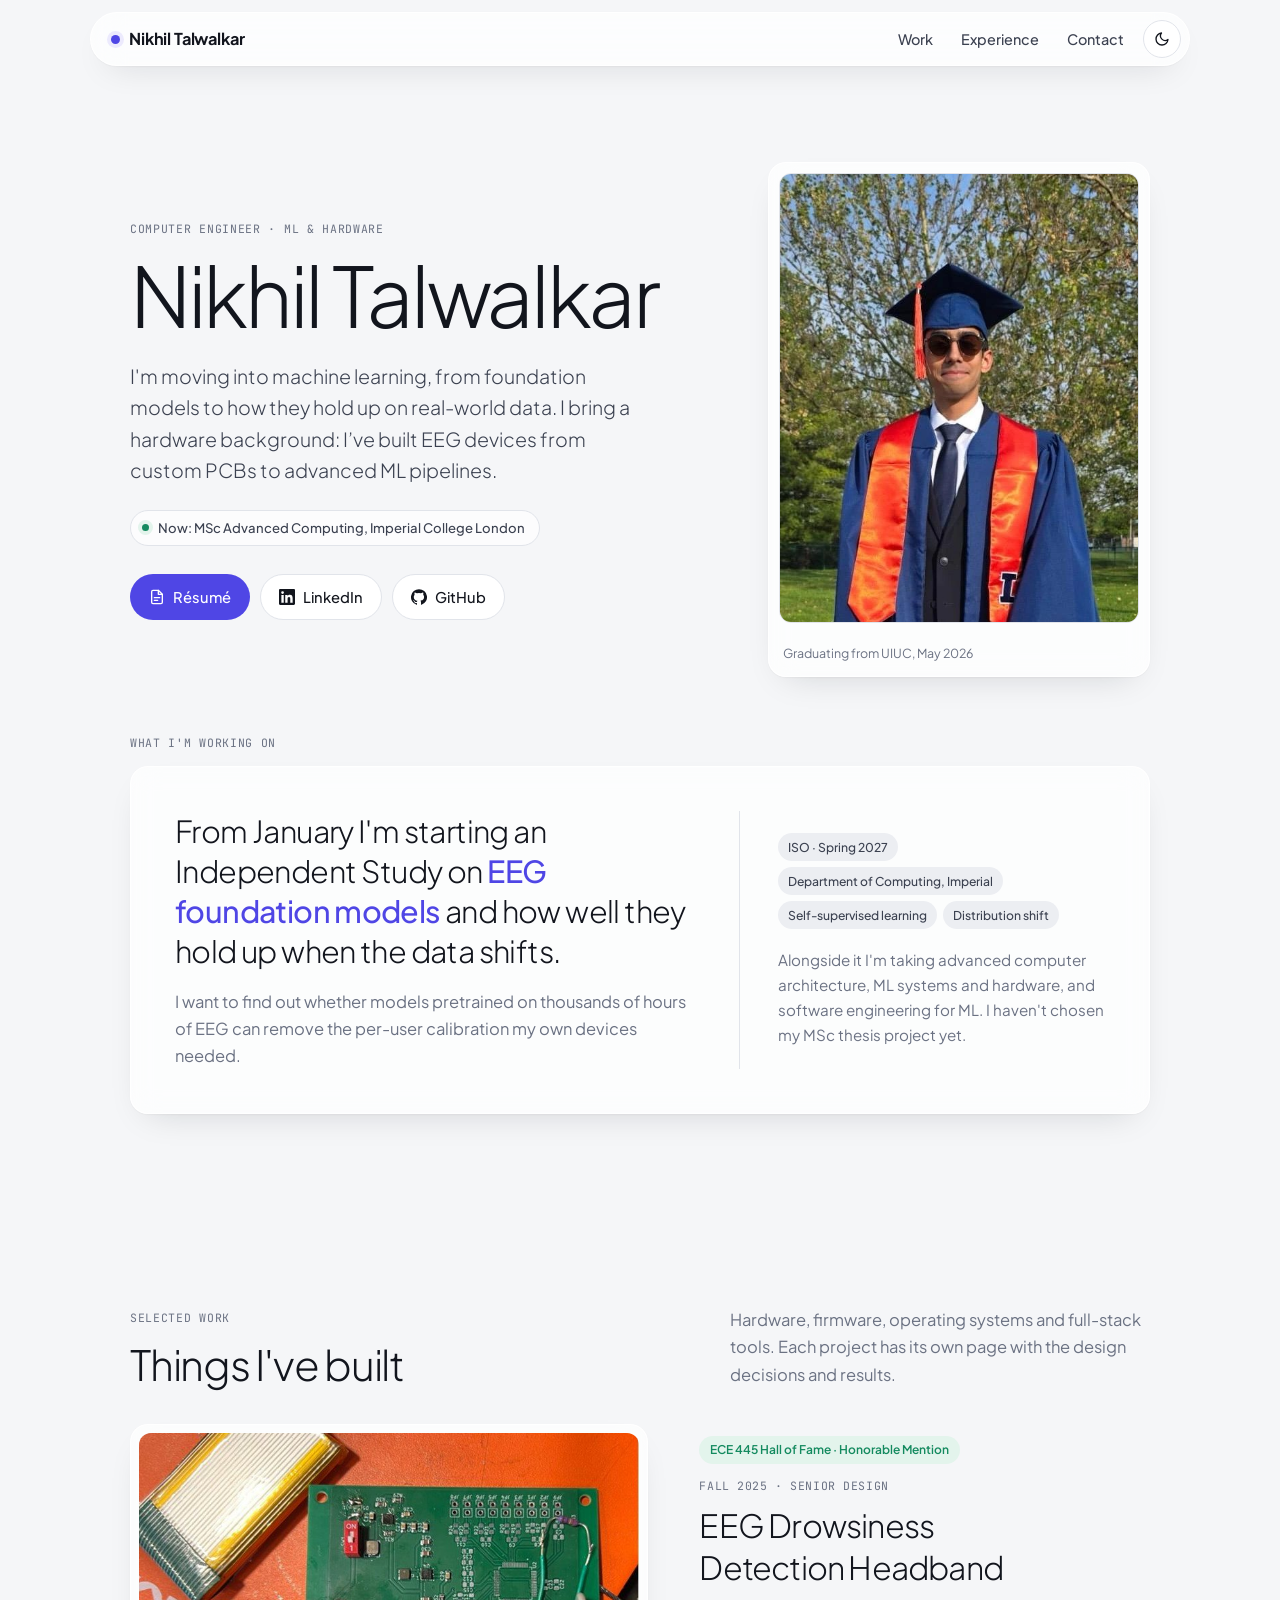
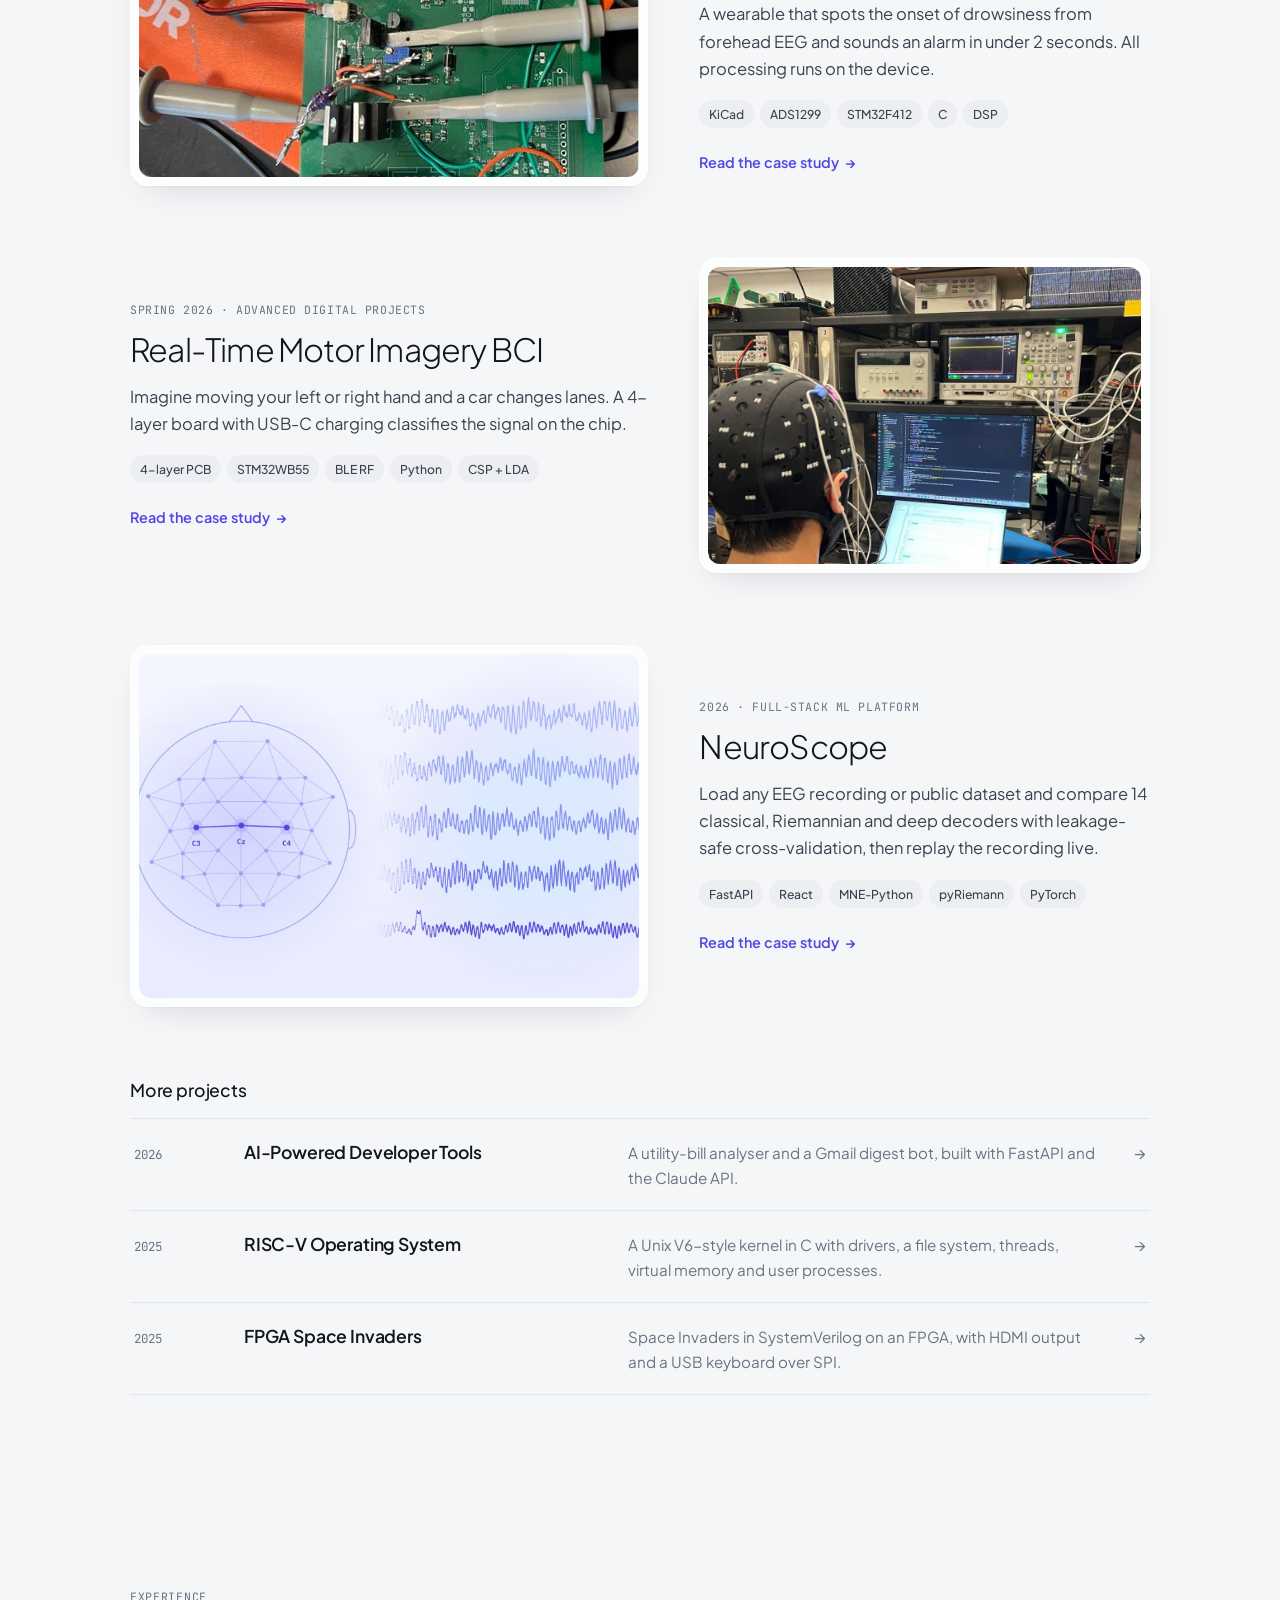
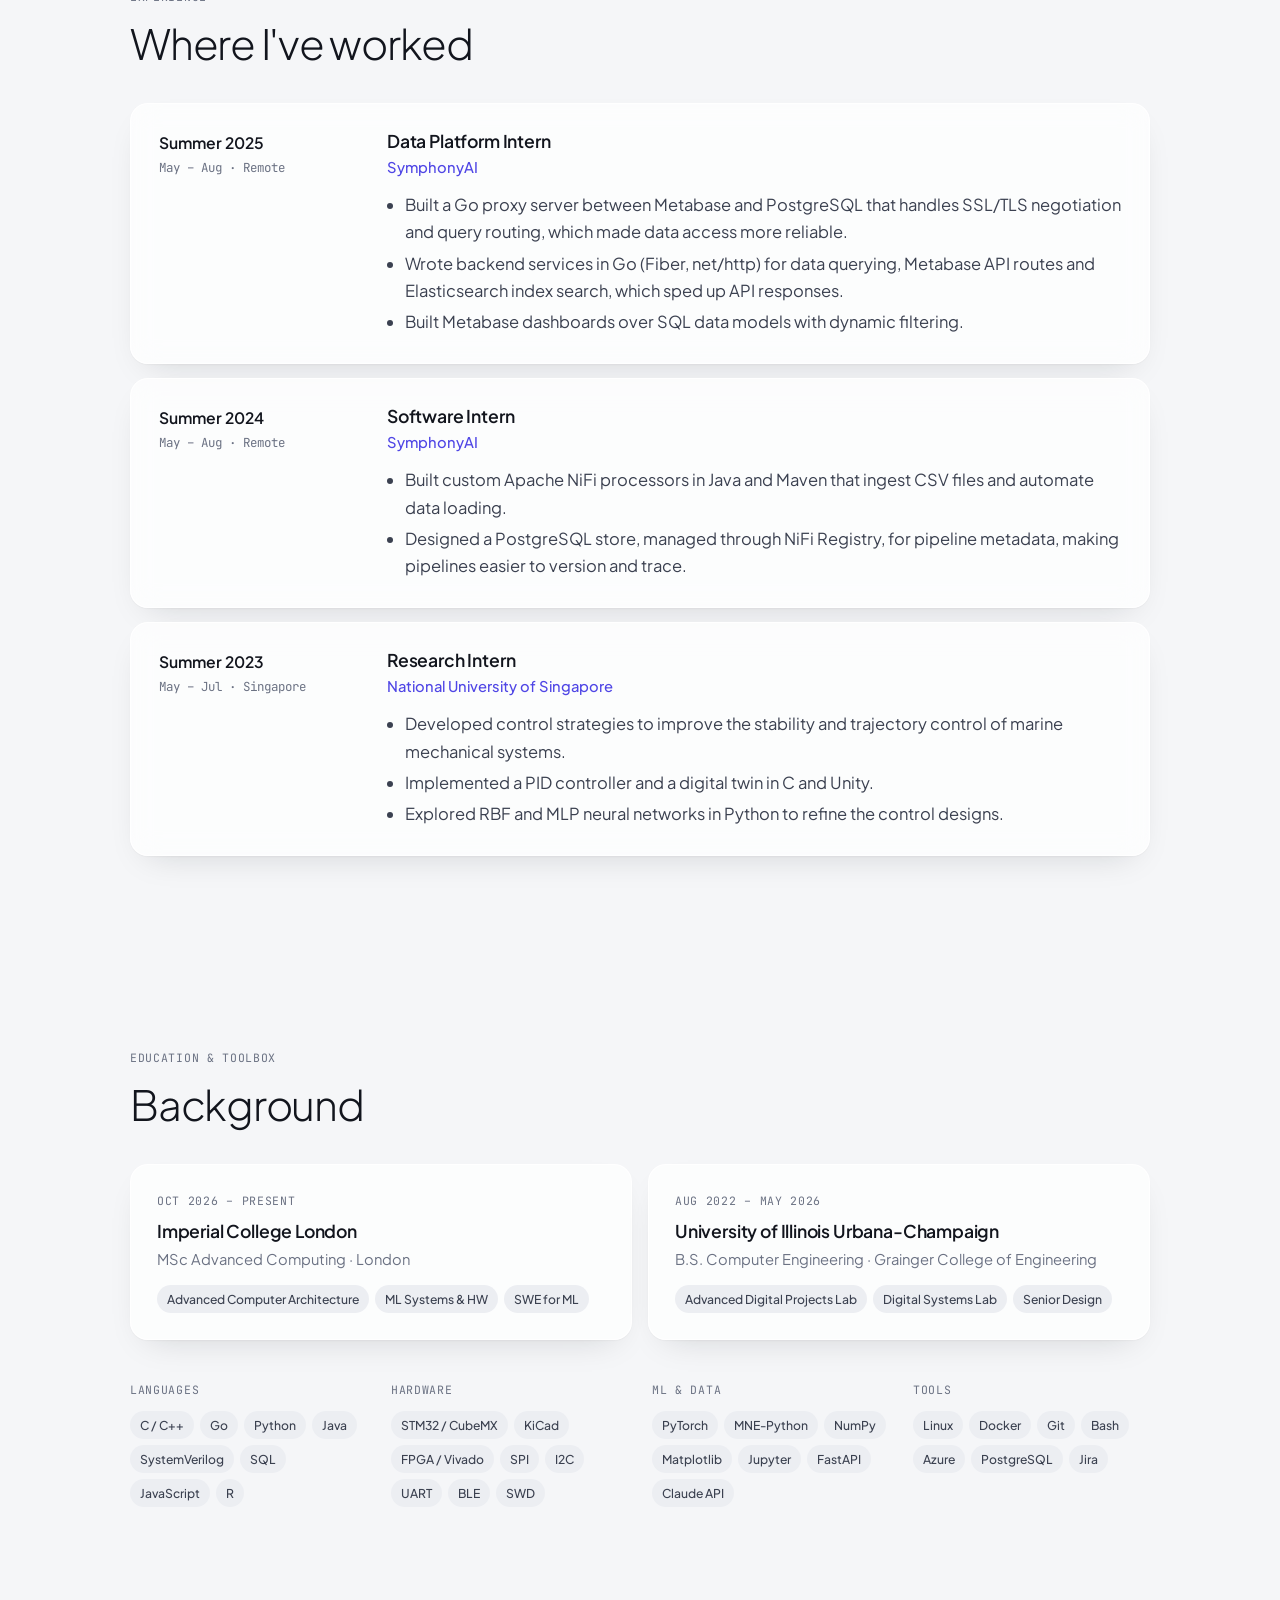
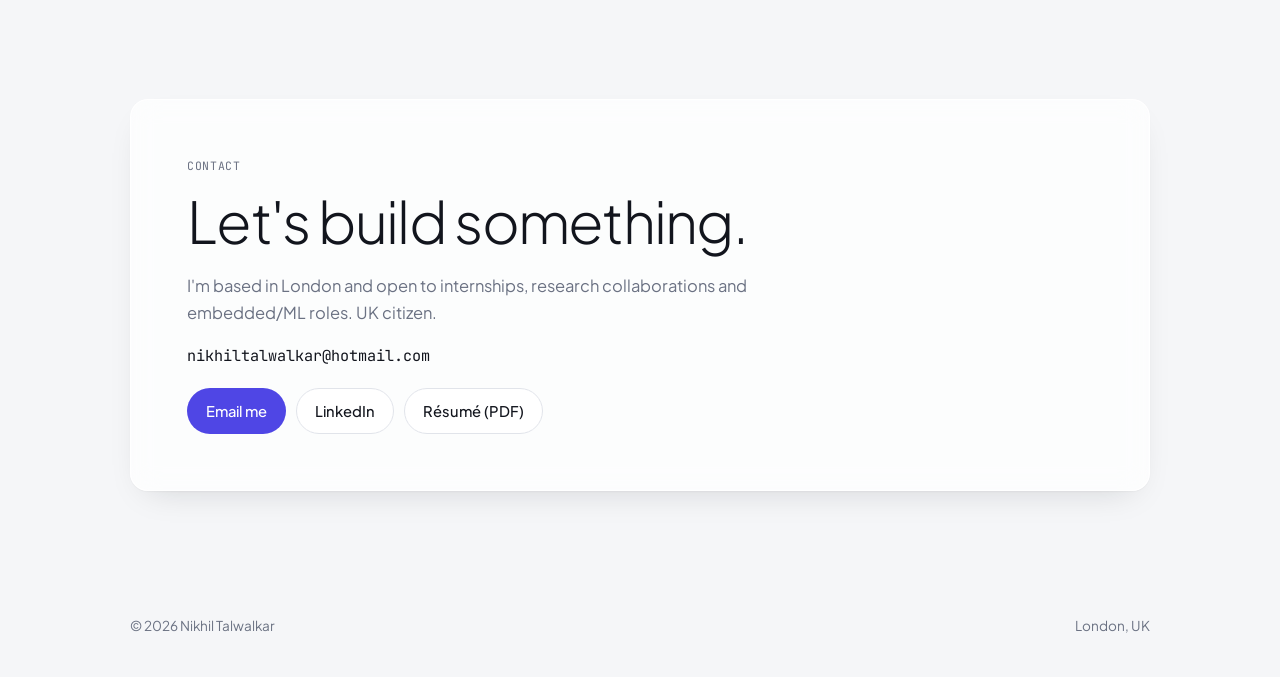
<file: index.html>
<!doctype html>
<html lang="en">
<head>
  <meta charset="utf-8">
  <meta name="viewport" content="width=device-width, initial-scale=1, viewport-fit=cover">
  <title>Nikhil Talwalkar</title>
  <meta name="description" content="Nikhil Talwalkar: computer engineer building EEG hardware, firmware and ML systems. MSc Advanced Computing at Imperial College London, B.S. Computer Engineering at UIUC.">
  <meta property="og:title" content="Nikhil Talwalkar">
  <meta property="og:description" content="Computer engineer building EEG hardware, firmware and ML systems.">
  <meta property="og:image" content="assets/img/bci-session.jpg">
  <link rel="icon" href="data:image/svg+xml,%3Csvg xmlns='http://www.w3.org/2000/svg' viewBox='0 0 32 32'%3E%3Crect width='32' height='32' rx='8' fill='%234f46e5'/%3E%3Ctext x='16' y='22' font-family='Arial' font-weight='700' font-size='14' fill='white' text-anchor='middle'%3ENT%3C/text%3E%3C/svg%3E">
  <link rel="preconnect" href="https://fonts.googleapis.com">
  <link rel="preconnect" href="https://fonts.gstatic.com" crossorigin>
  <link href="https://fonts.googleapis.com/css2?family=Plus+Jakarta+Sans:wght@300;400;500;600;700&family=JetBrains+Mono:wght@400&display=swap" rel="stylesheet">
  <link rel="stylesheet" href="assets/style.css">
  <script src="assets/site.js"></script>
</head>
<body>

<nav class="nav">
  <div class="wrap">
    <a class="brand" href="#top">Nikhil Talwalkar</a>
    <ul>
      <li><a href="#work">Work</a></li>
      <li class="hide-sm"><a href="#experience">Experience</a></li>
            <!-- <li class="hide-sm"><a href="#inspiration">Inspiration</a></li> -->
      <li><a href="#contact">Contact</a></li>
      <li><button class="theme-btn" type="button" aria-label="Toggle theme"></button></li>
    </ul>
  </div>
</nav>

<main id="top">

  <!-- ============ HERO ============ -->
  <section class="hero">
    <div class="wrap">
      <div class="hero-grid">
        <div>
          <span class="eyebrow">Computer engineer · ML &amp; Hardware</span>
          <h1>Nikhil Talwalkar</h1>
          <p class="lede">I'm moving into machine learning, from foundation models to how they hold up on real-world data. I bring a hardware background: I’ve built EEG devices from custom PCBs to advanced ML pipelines.</p>
          <div class="status" style="margin-bottom:28px"><i></i>Now: MSc Advanced Computing, Imperial College London</div>
          <div class="btns">
            <a class="btn primary" href="assets/Nikhil_Talwalkar_Resume.pdf" target="_blank" rel="noopener">
              <svg viewBox="0 0 24 24" fill="none" stroke="currentColor" stroke-width="2" stroke-linecap="round" stroke-linejoin="round"><path d="M14 2H6a2 2 0 0 0-2 2v16a2 2 0 0 0 2 2h12a2 2 0 0 0 2-2V8z"/><path d="M14 2v6h6M8 13h8M8 17h5"/></svg>
              Résumé
            </a>
            <a class="btn" href="https://www.linkedin.com/in/nikhil-talwalkar" target="_blank" rel="noopener">
              <svg viewBox="0 0 24 24" fill="currentColor"><path d="M20.45 20.45h-3.56v-5.57c0-1.33-.02-3.04-1.85-3.04-1.85 0-2.14 1.45-2.14 2.94v5.67H9.35V9h3.41v1.56h.05c.48-.9 1.64-1.85 3.37-1.85 3.6 0 4.27 2.37 4.27 5.46v6.28zM5.34 7.43a2.06 2.06 0 1 1 0-4.13 2.06 2.06 0 0 1 0 4.13zM7.12 20.45H3.56V9h3.56v11.45zM22.22 0H1.77C.79 0 0 .77 0 1.73v20.54C0 23.23.79 24 1.77 24h20.45c.98 0 1.78-.77 1.78-1.73V1.73C24 .77 23.2 0 22.22 0z"/></svg>
              LinkedIn
            </a>
            <a class="btn" href="https://github.com/nikhilt4" target="_blank" rel="noopener">
              <svg viewBox="0 0 24 24" fill="currentColor"><path d="M12 .3a12 12 0 0 0-3.8 23.4c.6.1.8-.3.8-.6v-2c-3.3.7-4-1.6-4-1.6-.6-1.4-1.4-1.8-1.4-1.8-1-.7.1-.7.1-.7 1.2.1 1.8 1.2 1.8 1.2 1 1.8 2.8 1.3 3.5 1 0-.8.4-1.3.7-1.6-2.7-.3-5.5-1.3-5.5-6 0-1.2.5-2.3 1.3-3.1-.2-.4-.6-1.6 0-3.2 0 0 1-.3 3.4 1.2a11.5 11.5 0 0 1 6 0c2.3-1.5 3.3-1.2 3.3-1.2.6 1.6.2 2.8.1 3.2.8.8 1.3 1.9 1.3 3.2 0 4.6-2.8 5.6-5.5 5.9.5.4.9 1.1.9 2.2v3.3c0 .3.1.7.8.6A12 12 0 0 0 12 .3"/></svg>
              GitHub
            </a>
          </div>
        </div>
        <figure class="portrait glass">
          <img src="assets/img/nikhil-graduation.jpg" alt="Nikhil in a blue Illinois graduation gown, cap and orange stole, outdoors under trees" width="528" height="704" style="aspect-ratio:4/5;object-position:center 20%">
          <figcaption>Graduating from UIUC, May 2026</figcaption>
        </figure>
      </div>
    </div>
  </section>

  <!-- ============ NOW ============ -->
  <section id="now" style="padding-top:24px">
    <div class="wrap">
      <span class="eyebrow">What I'm working on</span>
      <div class="now-card glass reveal">
        <div>
          <p class="big">From January I'm starting an Independent Study on <b>EEG foundation models</b> and how well they hold up when the data shifts.</p>
          <p class="muted" style="margin:0">I want to find out whether models pretrained on thousands of hours of EEG can remove the per-user calibration my own devices needed.</p>
        </div>
        <div class="now-side">
          <ul class="chips"><li>ISO · Spring 2027</li><li>Department of Computing, Imperial</li><li>Self-supervised learning</li><li>Distribution shift</li></ul>
          <p class="muted">Alongside it I'm taking advanced computer architecture, ML systems and hardware, and software engineering for ML. I haven't chosen my MSc thesis project yet.</p>
        </div>
      </div>
    </div>
  </section>

  <!-- ============ WORK ============ -->
  <section id="work">
    <div class="wrap">
      <div class="sec-head">
        <div>
          <span class="eyebrow">Selected work</span>
          <h2>Things I've built</h2>
        </div>
        <p>Hardware, firmware, operating systems and full-stack tools. Each project has its own page with the design decisions and results.</p>
      </div>

      <div class="rows">
        <a class="row reveal" href="projects/eeg-drowsiness-headband.html">
          <div class="row-media glass"><img src="assets/img/headband-board-test.jpg" alt="Assembled headband PCB with Li-Po battery under oscilloscope probes" loading="lazy"></div>
          <div>
            <span class="badge">ECE 445 Hall of Fame · Honorable Mention</span>
            <div class="meta">Fall 2025 · Senior Design</div>
            <h3>EEG Drowsiness Detection Headband</h3>
            <p>A wearable that spots the onset of drowsiness from forehead EEG and sounds an alarm in under 2 seconds. All processing runs on the device.</p>
            <ul class="chips"><li>KiCad</li><li>ADS1299</li><li>STM32F412</li><li>C</li><li>DSP</li></ul>
            <span class="go">Read the case study</span>
          </div>
        </a>
        <a class="row reveal" href="projects/motor-imagery-bci.html">
          <div class="row-media glass"><img src="assets/img/bci-session.jpg" alt="A volunteer wearing an EEG electrode cap at a lab bench with a laptop showing live data" loading="lazy" style="object-position:center 30%"></div>
          <div>
            <div class="meta">Spring 2026 · Advanced Digital Projects</div>
            <h3>Real-Time Motor Imagery BCI</h3>
            <p>Imagine moving your left or right hand and a car changes lanes. A 4-layer board with USB-C charging classifies the signal on the chip.</p>
            <ul class="chips"><li>4-layer PCB</li><li>STM32WB55</li><li>BLE RF</li><li>Python</li><li>CSP + LDA</li></ul>
            <span class="go">Read the case study</span>
          </div>
        </a>
        <a class="row reveal" href="projects/eeg-aio.html">
          <div class="row-media glass"><img src="assets/img/nsc-thumb.jpg" alt="A 10-20 EEG electrode montage with C3, Cz and C4 highlighted, beside scrolling EEG traces" loading="lazy"></div>
          <div>
            <div class="meta">2026 · Full-stack ML platform</div>
            <h3>NeuroScope</h3>
            <p>Load any EEG recording or public dataset and compare 14 classical, Riemannian and deep decoders with leakage-safe cross-validation, then replay the recording live.</p>
            <ul class="chips"><li>FastAPI</li><li>React</li><li>MNE-Python</li><li>pyRiemann</li><li>PyTorch</li></ul>
            <span class="go">Read the case study</span>
          </div>
        </a>
      </div>

      <h3 style="margin:72px 0 16px;font-weight:500">More projects</h3>
      <ul class="list">
        <li class="reveal"><a class="item" href="projects/ai-dev-tools.html"><span class="yr">2026</span><h3>AI-Powered Developer Tools</h3><p class="desc">A utility-bill analyser and a Gmail digest bot, built with FastAPI and the Claude API.</p><span class="arr">→</span></a></li>
        <li class="reveal"><a class="item" href="projects/riscv-os.html"><span class="yr">2025</span><h3>RISC-V Operating System</h3><p class="desc">A Unix V6-style kernel in C with drivers, a file system, threads, virtual memory and user processes.</p><span class="arr">→</span></a></li>
        <li class="reveal"><a class="item" href="projects/fpga-space-invaders.html"><span class="yr">2025</span><h3>FPGA Space Invaders</h3><p class="desc">Space Invaders in SystemVerilog on an FPGA, with HDMI output and a USB keyboard over SPI.</p><span class="arr">→</span></a></li>
      </ul>
    </div>
  </section>

  <!-- ============ EXPERIENCE ============ -->
  <section id="experience">
    <div class="wrap">
      <div class="sec-head">
        <div>
          <span class="eyebrow">Experience</span>
          <h2>Where I've worked</h2>
        </div>
      </div>
      <div class="xp">
        <div class="xp-item glass reveal">
          <div class="when"><b>Summer 2025</b>May – Aug · Remote</div>
          <div>
            <h3>Data Platform Intern</h3>
            <div class="org">SymphonyAI</div>
            <ul>
              <li>Built a Go proxy server between Metabase and PostgreSQL that handles SSL/TLS negotiation and query routing, which made data access more reliable.</li>
              <li>Wrote backend services in Go (Fiber, net/http) for data querying, Metabase API routes and Elasticsearch index search, which sped up API responses.</li>
              <li>Built Metabase dashboards over SQL data models with dynamic filtering.</li>
            </ul>
          </div>
        </div>
        <div class="xp-item glass reveal">
          <div class="when"><b>Summer 2024</b>May – Aug · Remote</div>
          <div>
            <h3>Software Intern</h3>
            <div class="org">SymphonyAI</div>
            <ul>
              <li>Built custom Apache NiFi processors in Java and Maven that ingest CSV files and automate data loading.</li>
              <li>Designed a PostgreSQL store, managed through NiFi Registry, for pipeline metadata, making pipelines easier to version and trace.</li>
            </ul>
          </div>
        </div>
        <div class="xp-item glass reveal">
          <div class="when"><b>Summer 2023</b>May – Jul · Singapore</div>
          <div>
            <h3>Research Intern</h3>
            <div class="org">National University of Singapore</div>
            <ul>
              <li>Developed control strategies to improve the stability and trajectory control of marine mechanical systems.</li>
              <li>Implemented a PID controller and a digital twin in C and Unity.</li>
              <li>Explored RBF and MLP neural networks in Python to refine the control designs.</li>
            </ul>
          </div>
        </div>
      </div>
    </div>
  </section>

  <!-- ============ EDUCATION + SKILLS ============ -->
  <section id="education">
    <div class="wrap">
      <div class="sec-head">
        <div>
          <span class="eyebrow">Education &amp; toolbox</span>
          <h2>Background</h2>
        </div>
      </div>
      <div class="two reveal">
        <div class="panel">
          <span class="eyebrow" style="margin-bottom:10px">Oct 2026 – present</span>
          <h3>Imperial College London</h3>
          <div class="sub">MSc Advanced Computing · London</div>
          <ul class="chips"><li>Advanced Computer Architecture</li><li>ML Systems &amp; HW</li><li>SWE for ML</li></ul>
        </div>
        <div class="panel">
          <span class="eyebrow" style="margin-bottom:10px">Aug 2022 – May 2026</span>
          <h3>University of Illinois Urbana-Champaign</h3>
          <div class="sub">B.S. Computer Engineering · Grainger College of Engineering</div>
          <ul class="chips"><li>Advanced Digital Projects Lab</li><li>Digital Systems Lab</li><li>Senior Design</li></ul>
        </div>
      </div>

      <div class="skills reveal">
        <div>
          <h4>Languages</h4>
          <ul class="chips"><li>C / C++</li><li>Go</li><li>Python</li><li>Java</li><li>SystemVerilog</li><li>SQL</li><li>JavaScript</li><li>R</li></ul>
        </div>
        <div>
          <h4>Hardware</h4>
          <ul class="chips"><li>STM32 / CubeMX</li><li>KiCad</li><li>FPGA / Vivado</li><li>SPI</li><li>I2C</li><li>UART</li><li>BLE</li><li>SWD</li></ul>
        </div>
        <div>
          <h4>ML &amp; data</h4>
          <ul class="chips"><li>PyTorch</li><li>MNE-Python</li><li>NumPy</li><li>Matplotlib</li><li>Jupyter</li><li>FastAPI</li><li>Claude API</li></ul>
        </div>
        <div>
          <h4>Tools</h4>
          <ul class="chips"><li>Linux</li><li>Docker</li><li>Git</li><li>Bash</li><li>Azure</li><li>PostgreSQL</li><li>Jira</li></ul>
        </div>
      </div>
    </div>
  </section>

  <!-- ============ INSPIRATION ============
       Fill these cards in with people, books, talks, or projects that shaped you.
       Delete the "todo" class from a card once it's filled in.
  -->
    <!-- INSPIRATION (hidden until filled in)
  <section id="inspiration">
    <div class="wrap">
      <div class="sec-head">
        <div>
          <span class="eyebrow">Inspiration</span>
          <h2>What drives the work</h2>
        </div>
        <p>The people, ideas and projects that got me building, and the ones that keep me going.</p>
      </div>

      <div class="read reveal" style="margin-bottom:36px">
        <p class="lede">I keep coming back to one problem: putting real intelligence on very small hardware, close to the signal. A brain signal is a few microvolts at the scalp. I find it satisfying to get it through a board I laid out and firmware I wrote, and end up with something a person can actually use.</p>
      </div>

      <div class="insp">
        <div class="item todo reveal">
          <div class="kind">A person</div>
          <blockquote>Someone whose work you admire</blockquote>
          <p>Add a mentor, engineer or researcher, and one line on what you took from them.</p>
        </div>
        <div class="item todo reveal">
          <div class="kind">A book or talk</div>
          <blockquote>Something that changed how you think</blockquote>
          <p>Add the title and author, plus a quote or the idea that stuck with you.</p>
        </div>
        <div class="item todo reveal">
          <div class="kind">A project</div>
          <blockquote>Something you wish you'd built</blockquote>
          <p>Add a product, open-source project or research system, with a link.</p>
        </div>
      </div>
    </div>
  </section>
  -->

  <!-- ============ CONTACT ============ -->
  <section id="contact">
    <div class="wrap">
      <div class="contact-card glass">
        <span class="eyebrow">Contact</span>
        <h2>Let's build something. <a href="mailto:nikhiltalwalkar@hotmail.com"></a></h2>
        <p class="muted" style="max-width:52ch">I'm based in London and open to internships, research collaborations and embedded/ML roles. UK citizen.</p>
        <p class="mail">nikhiltalwalkar@hotmail.com</p>
        <div class="btns" style="margin-top:20px">
          <a class="btn primary" href="mailto:nikhiltalwalkar@hotmail.com">Email me</a>
          <a class="btn" href="https://www.linkedin.com/in/nikhil-talwalkar" target="_blank" rel="noopener">LinkedIn</a>
          <a class="btn" href="assets/Nikhil_Talwalkar_Resume.pdf" target="_blank" rel="noopener">Résumé (PDF)</a>
        </div>
      </div>
    </div>
  </section>
</main>

<footer>
  <div class="wrap">
    <span>© <span id="year">2026</span> Nikhil Talwalkar</span>
    <span>London, UK</span>
  </div>
</footer>
<script data-goatcounter="https://nikhilt4.goatcounter.com/count" async src="//gc.zgo.at/count.js"></script>
</body>
</html>
</file>
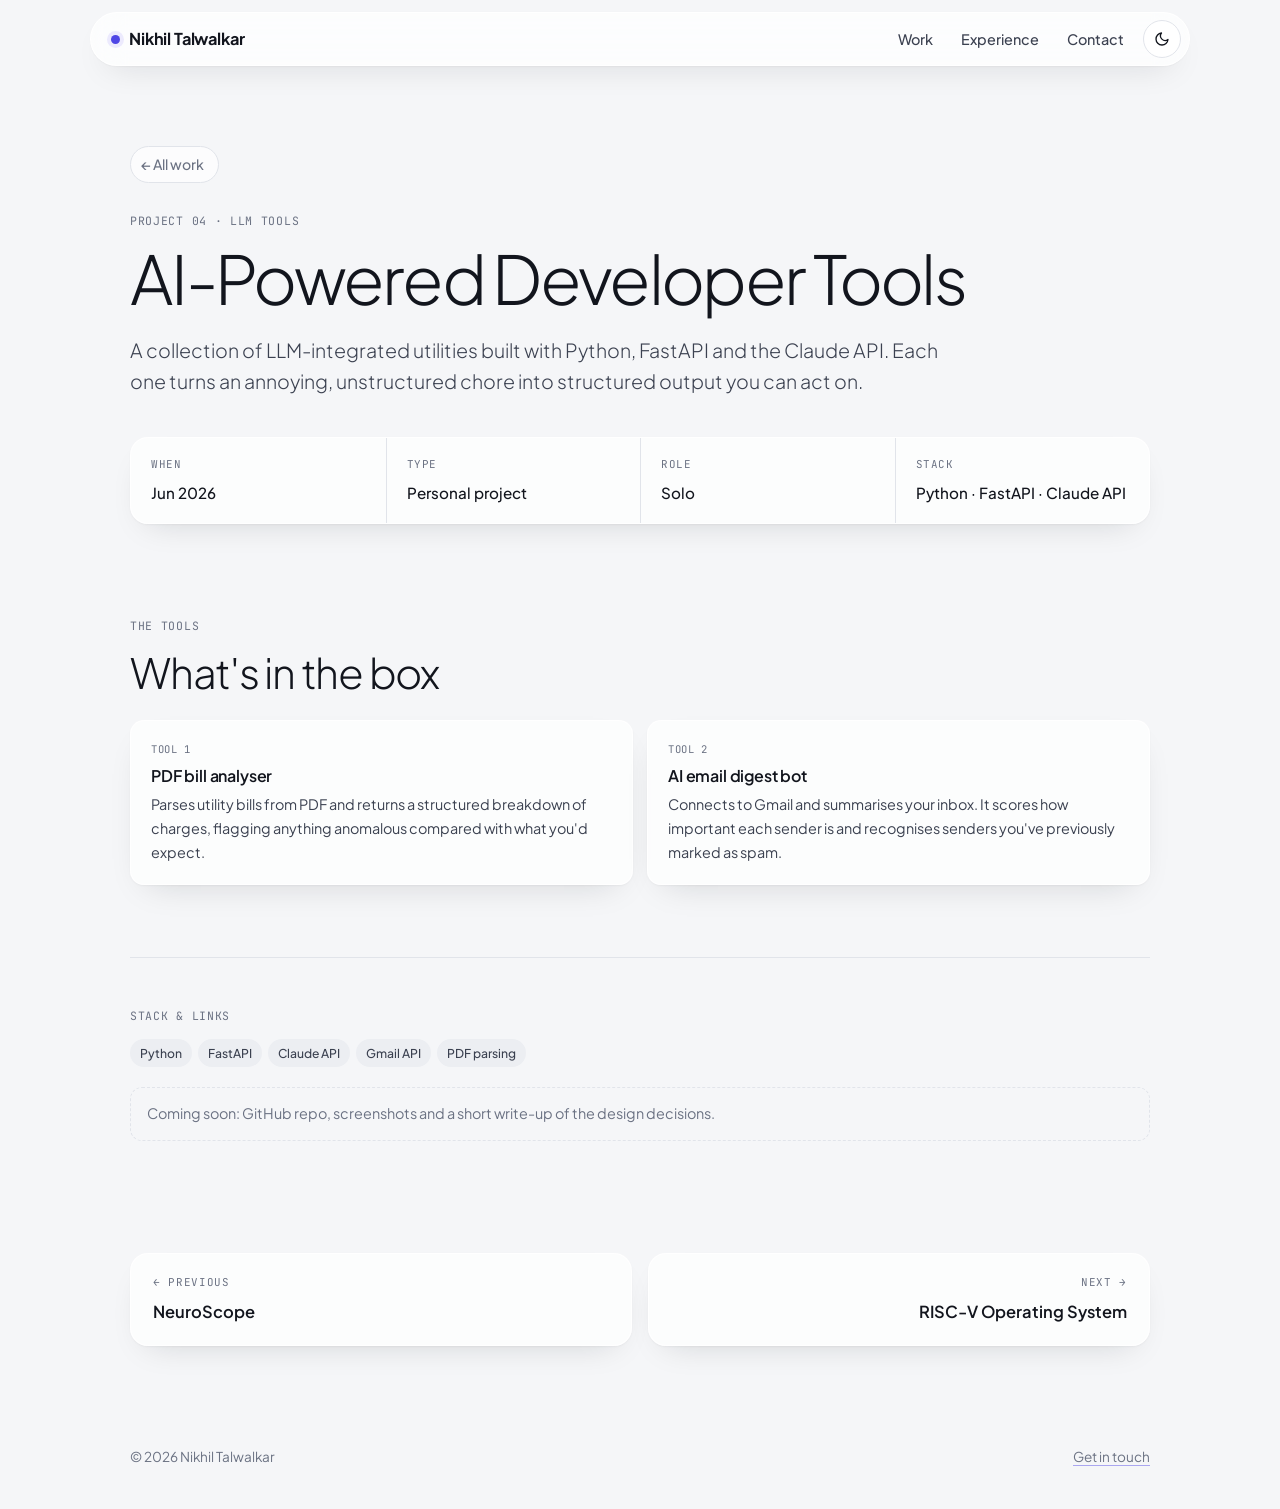
<file: projects/ai-dev-tools.html>
<!doctype html>
<html lang="en">
<head>
  <meta charset="utf-8">
  <meta name="viewport" content="width=device-width, initial-scale=1">
  <title>AI Dev Tools · Nikhil Talwalkar</title>
  <meta name="description" content="LLM-integrated utilities built with Python, FastAPI and the Claude API: a utility-bill analyser and a Gmail digest bot.">
    <link rel="icon" href="data:image/svg+xml,%3Csvg xmlns='http://www.w3.org/2000/svg' viewBox='0 0 32 32'%3E%3Crect width='32' height='32' rx='8' fill='%234f46e5'/%3E%3Ctext x='16' y='22' font-family='Georgia' font-size='17' fill='white' text-anchor='middle'%3ENT%3C/text%3E%3C/svg%3E">
  <link rel="preconnect" href="https://fonts.googleapis.com">
  <link rel="preconnect" href="https://fonts.gstatic.com" crossorigin>
  <link href="https://fonts.googleapis.com/css2?family=Plus+Jakarta+Sans:wght@300;400;500;600;700&family=JetBrains+Mono:wght@400&display=swap" rel="stylesheet">
  <link rel="stylesheet" href="../assets/style.css">
  <script src="../assets/site.js"></script>
</head>
<body>

<nav class="nav">
  <div class="wrap">
    <a class="brand" href="../index.html">Nikhil Talwalkar</a>
    <ul>
      <li><a href="../index.html#work">Work</a></li>
      <li class="hide-sm"><a href="../index.html#experience">Experience</a></li>
      <li><a href="../index.html#contact">Contact</a></li>
      <li><button class="theme-btn" type="button" aria-label="Toggle theme"></button></li>
    </ul>
  </div>
</nav>

<main>
  <header class="p-head">
    <div class="wrap">
      <a class="back" href="../index.html#work">← All work</a>
      <div class="eyebrow">Project 04 · LLM tools</div>
      <h1>AI-Powered Developer Tools</h1>
      <p class="lede">A collection of LLM-integrated utilities built with Python, FastAPI and the Claude API. Each one turns an annoying, unstructured chore into structured output you can act on.</p>
      <dl class="facts"><div><dt>When</dt><dd>Jun 2026</dd></div><div><dt>Type</dt><dd>Personal project</dd></div><div><dt>Role</dt><dd>Solo</dd></div><div><dt>Stack</dt><dd>Python · FastAPI · Claude API</dd></div></dl>
    </div>
  </header>

  <div class="wrap p-body" style="padding-top:8px">

    <section>
      <div class="eyebrow">The tools</div>
      <h2>What's in the box</h2>
      <div class="options" style="grid-template-columns:1fr 1fr">
        <div>
          <span class="tag">Tool 1</span>
          <h3>PDF bill analyser</h3>
          <p>Parses utility bills from PDF and returns a structured breakdown of charges, flagging anything anomalous compared with what you'd expect.</p>
        </div>
        <div>
          <span class="tag">Tool 2</span>
          <h3>AI email digest bot</h3>
          <p>Connects to Gmail and summarises your inbox. It scores how important each sender is and recognises senders you've previously marked as spam.</p>
        </div>
      </div>
    </section>

    <section>
      <div class="eyebrow">Stack &amp; links</div>
      <ul class="chips" style="margin-bottom:20px"><li>Python</li><li>FastAPI</li><li>Claude API</li><li>Gmail API</li><li>PDF parsing</li></ul>
      <div class="todo-note">Coming soon: GitHub repo, screenshots and a short write-up of the design decisions. <!-- TODO: replace this note with links/figures --></div>
    </section>
  </div>

  <div class="wrap">
    <nav class="pager">
      <a href="eeg-aio.html"><span>← Previous</span><b>NeuroScope</b></a>
      <a class="next" href="riscv-os.html"><span>Next →</span><b>RISC-V Operating System</b></a>
    </nav>
  </div>
</main>

<footer>
  <div class="wrap">
    <span>© <span id="year">2026</span> Nikhil Talwalkar</span>
    <a href="../index.html#contact">Get in touch</a>
  </div>
</footer>
</body>
</html>
</file>
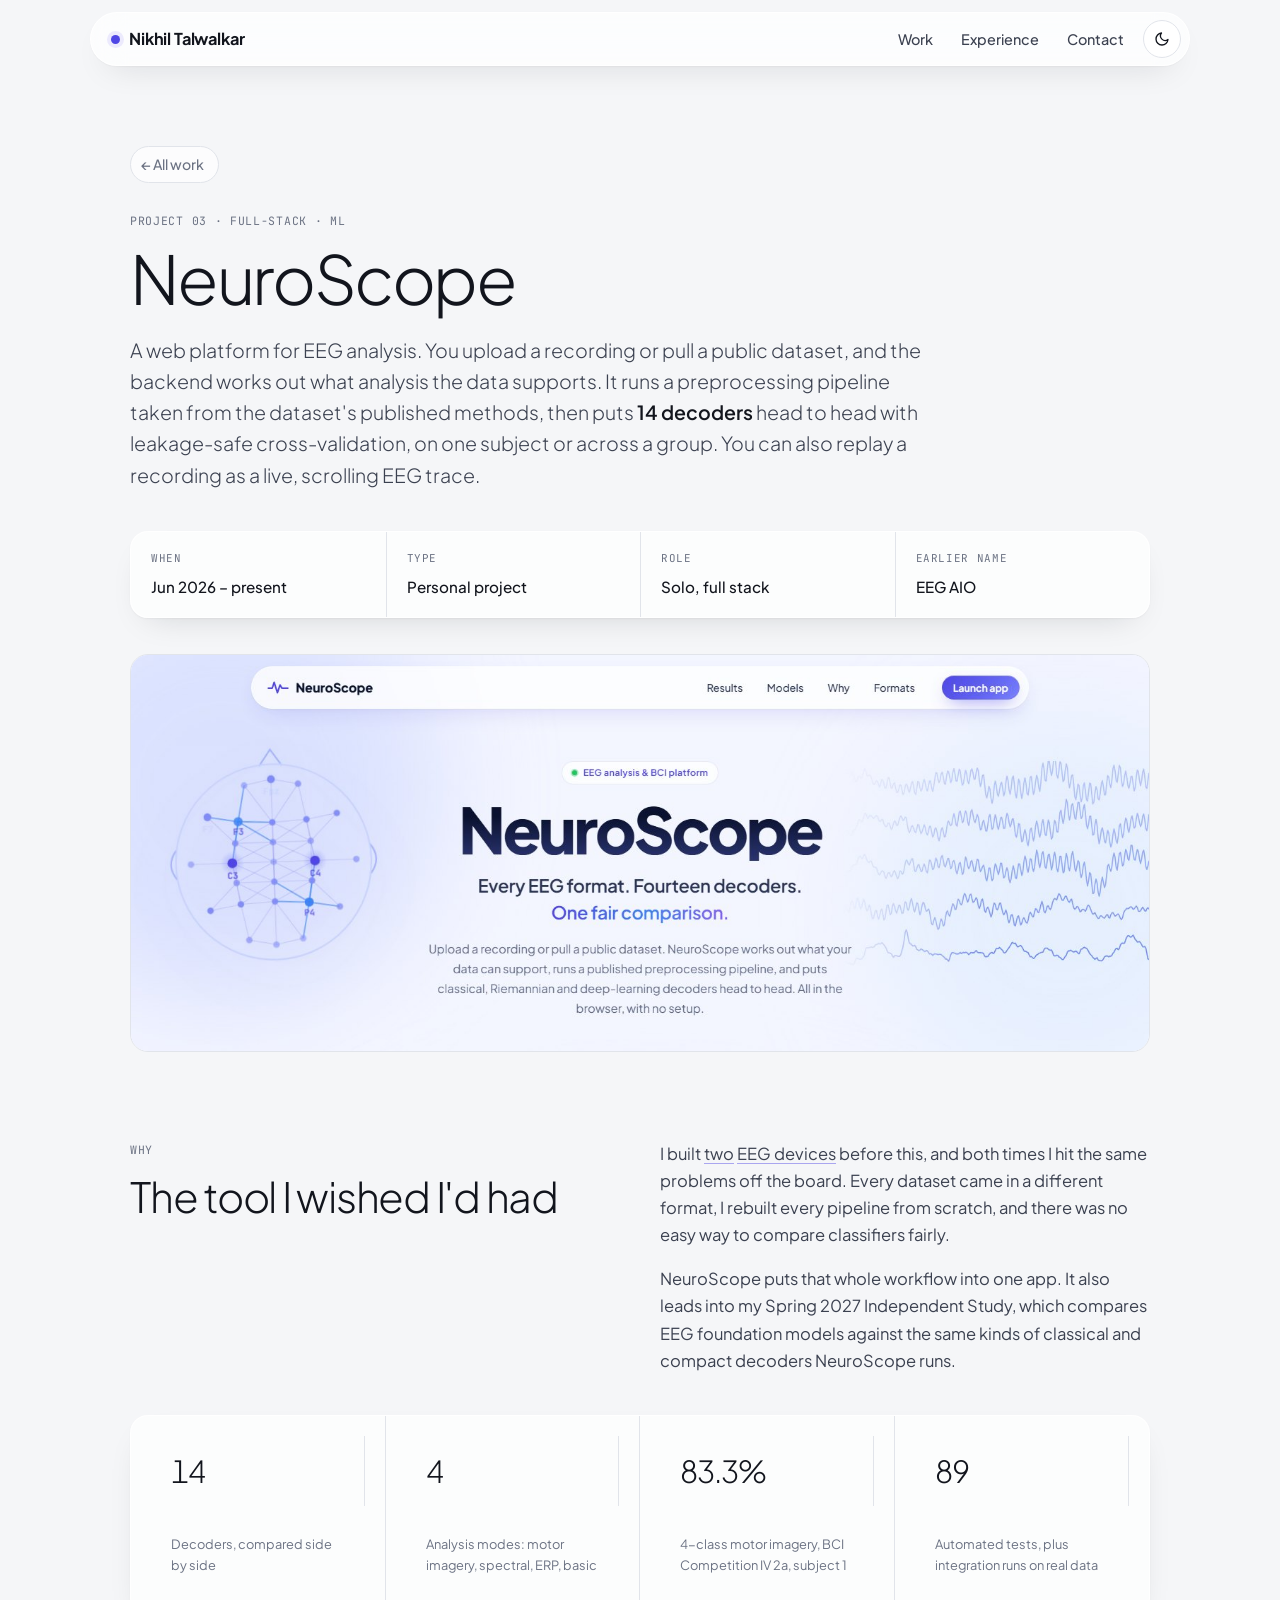
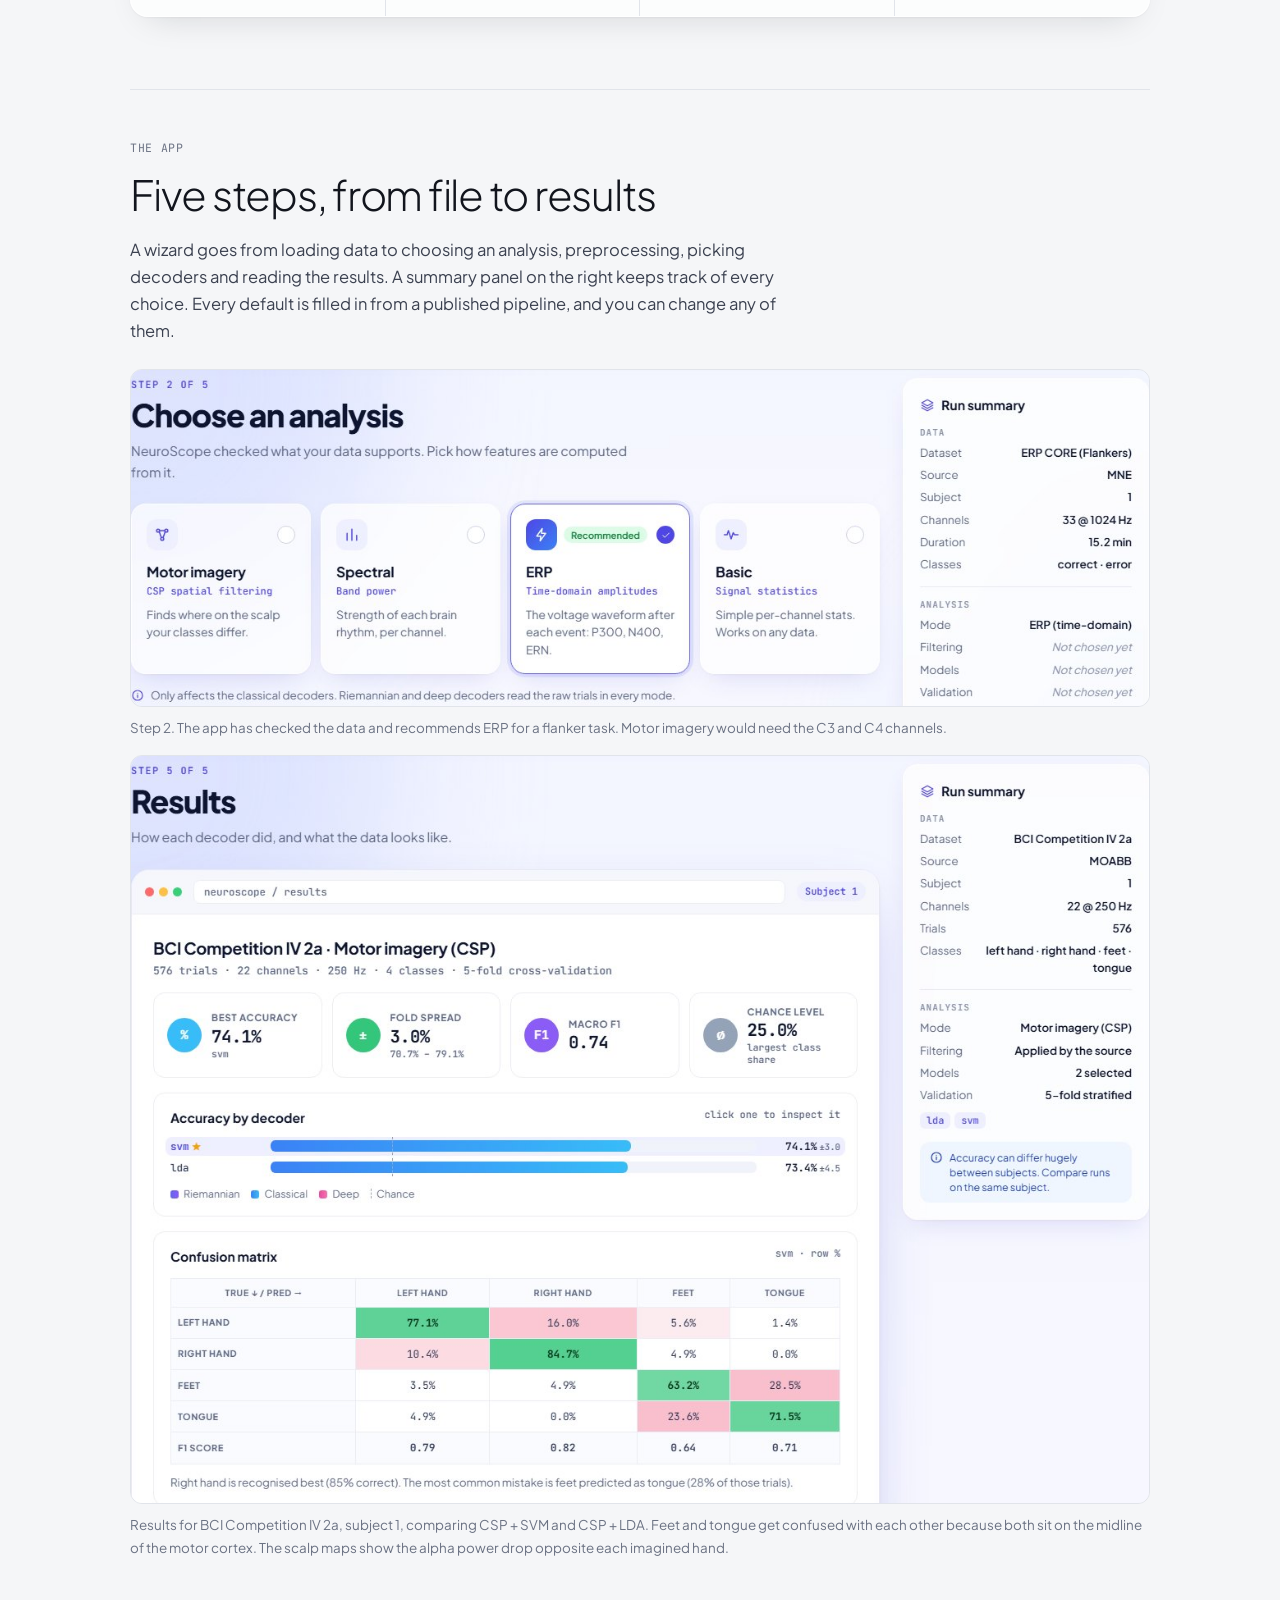
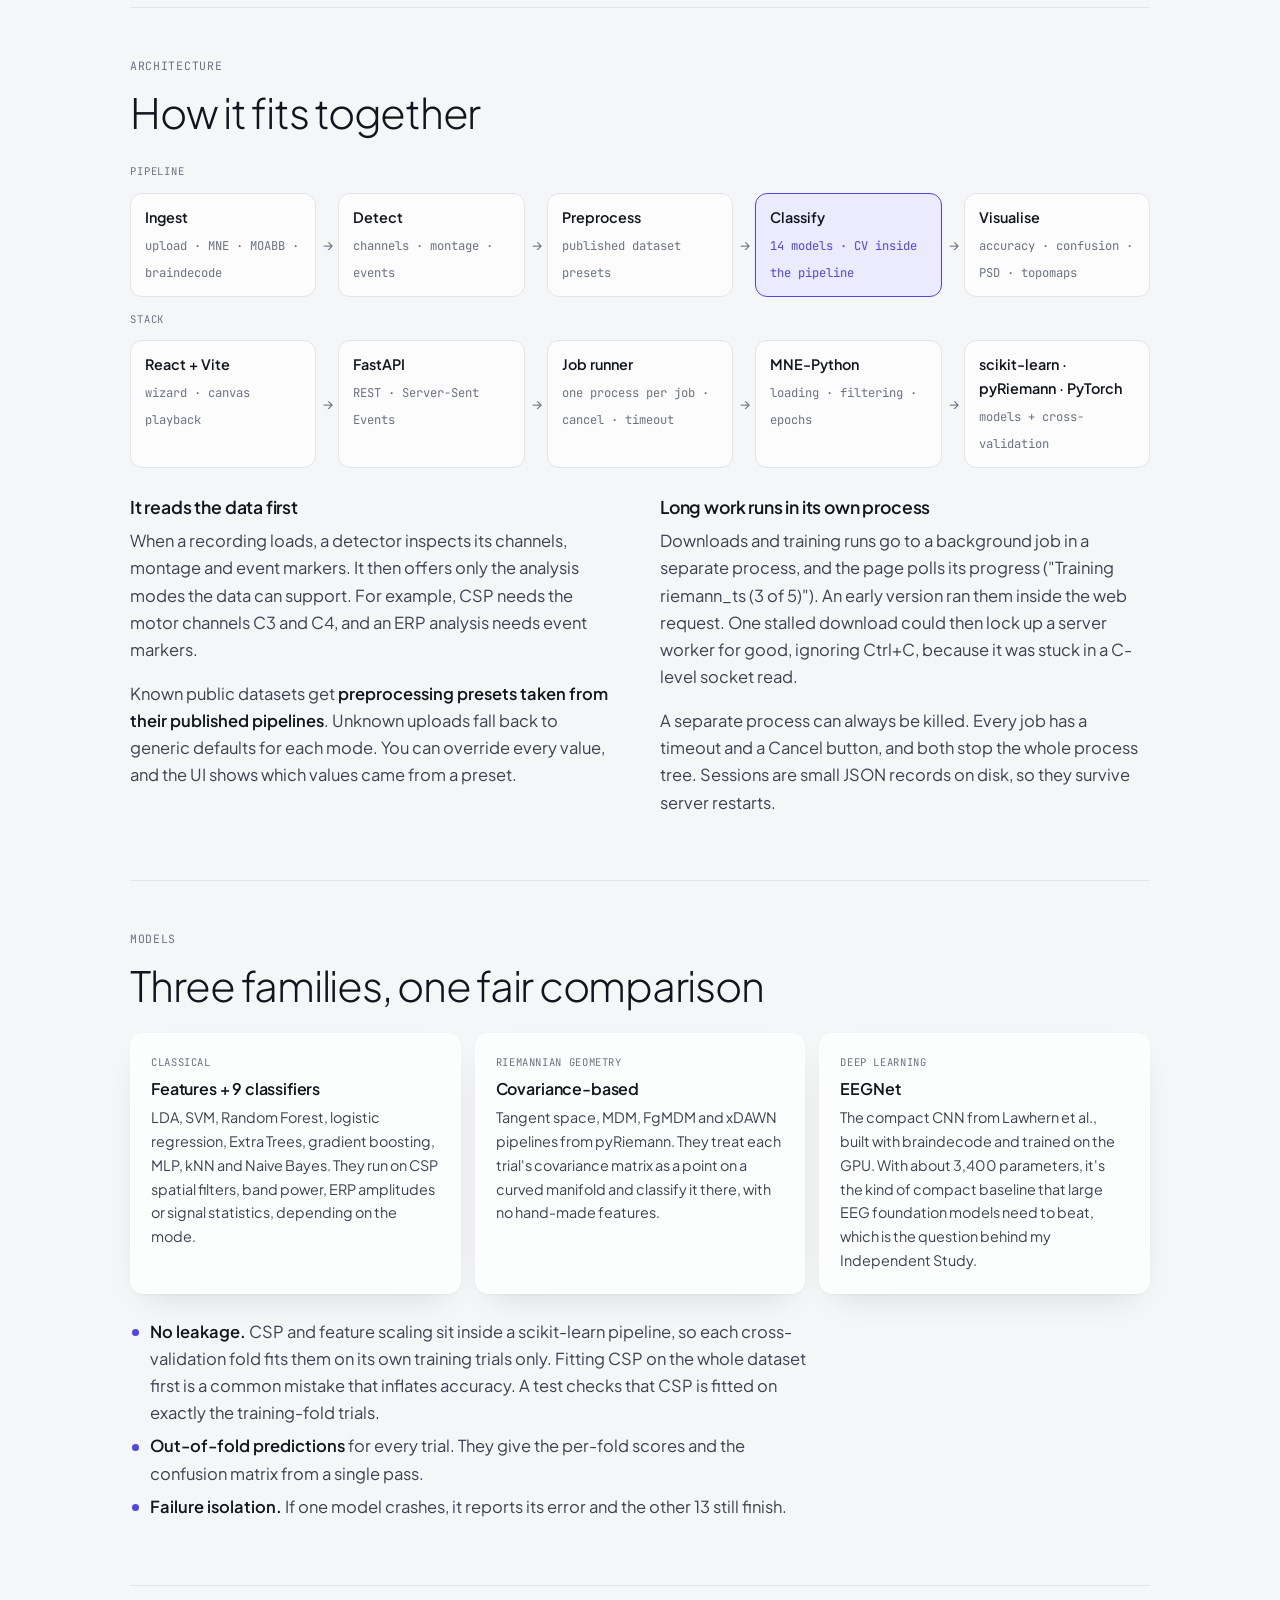
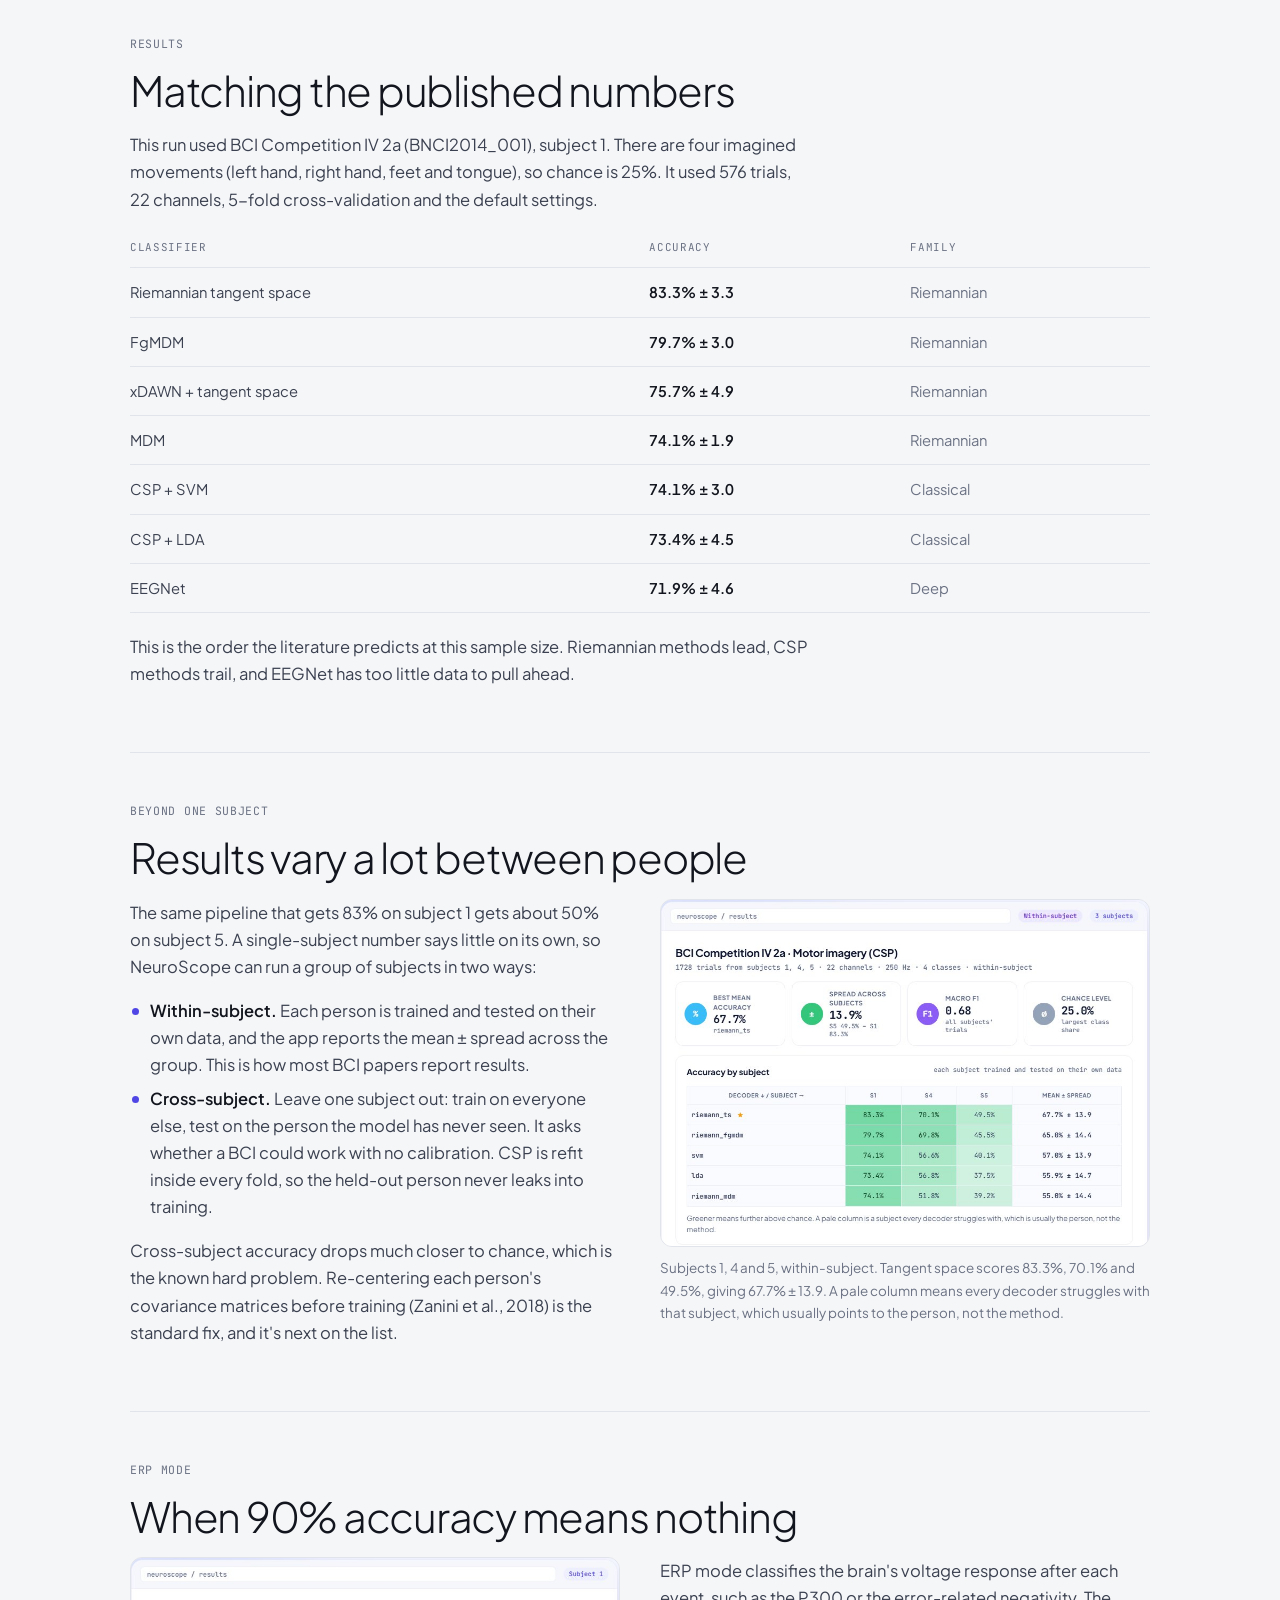
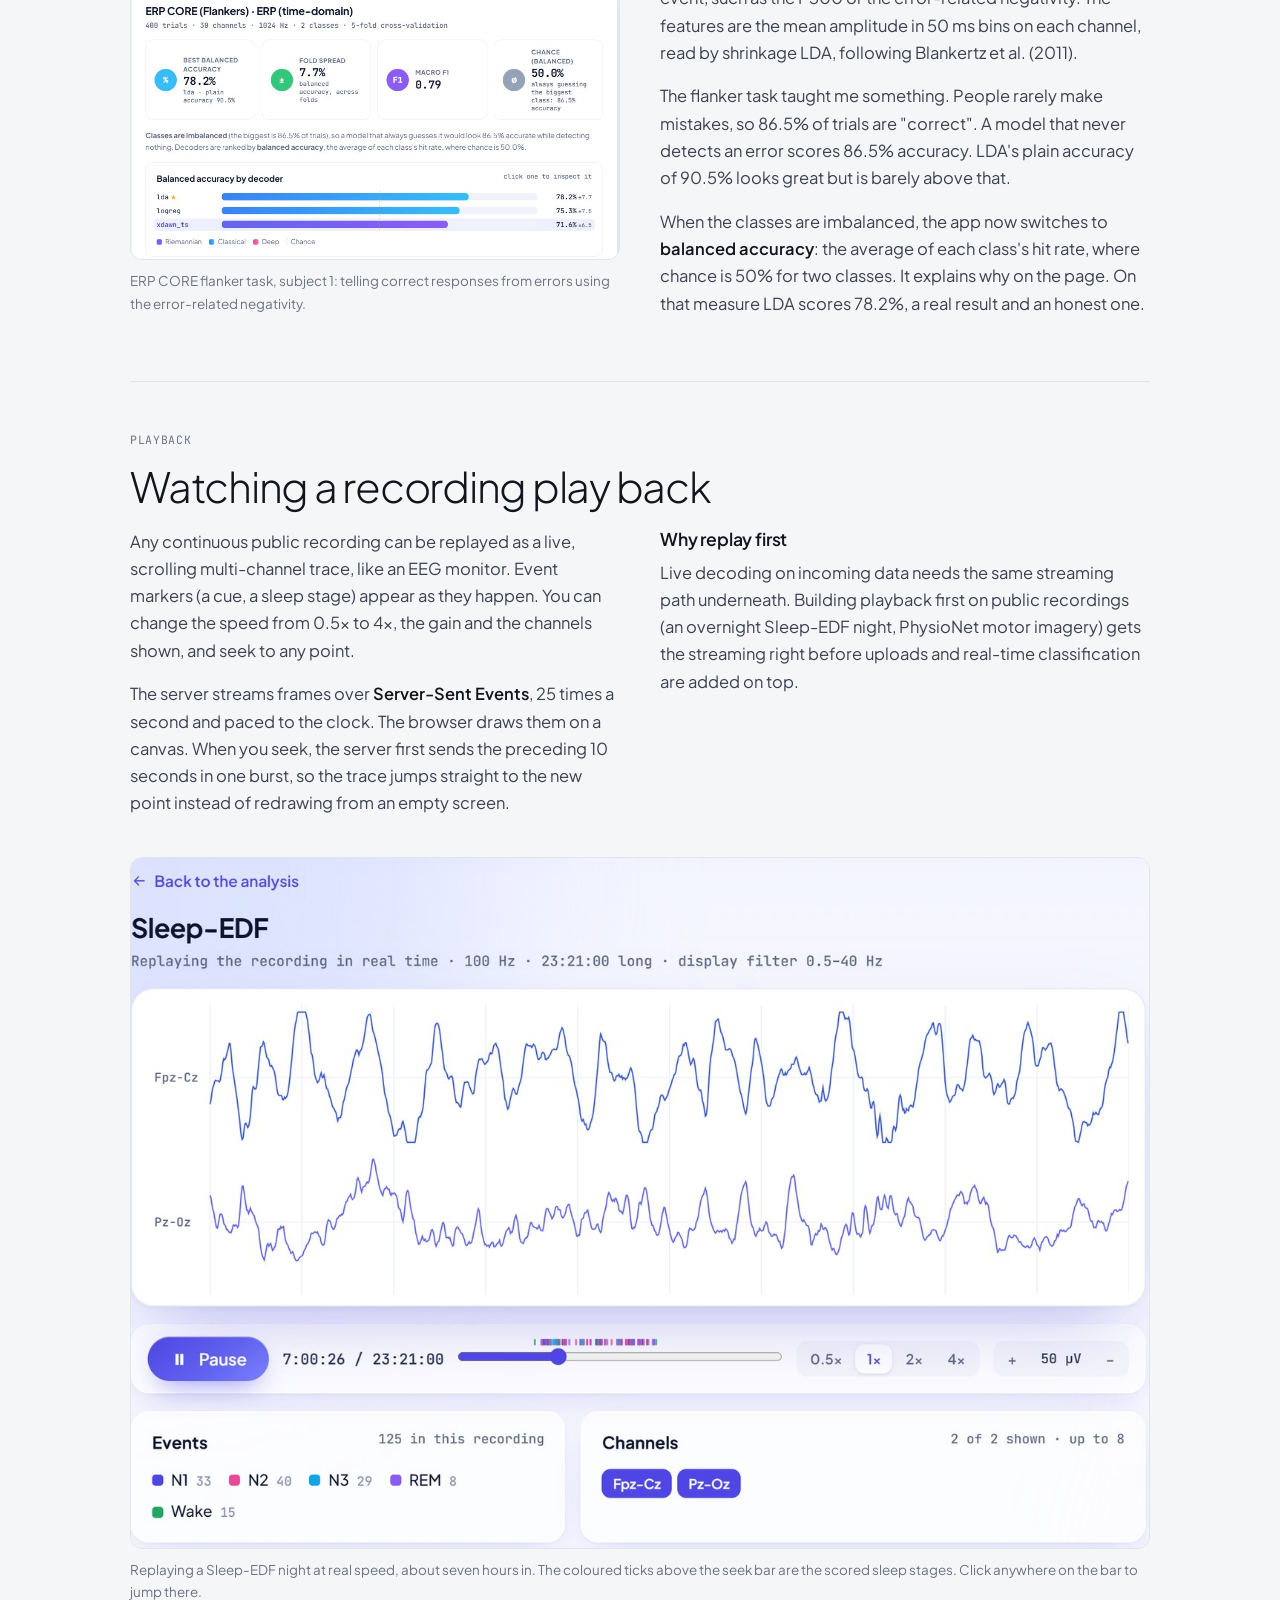
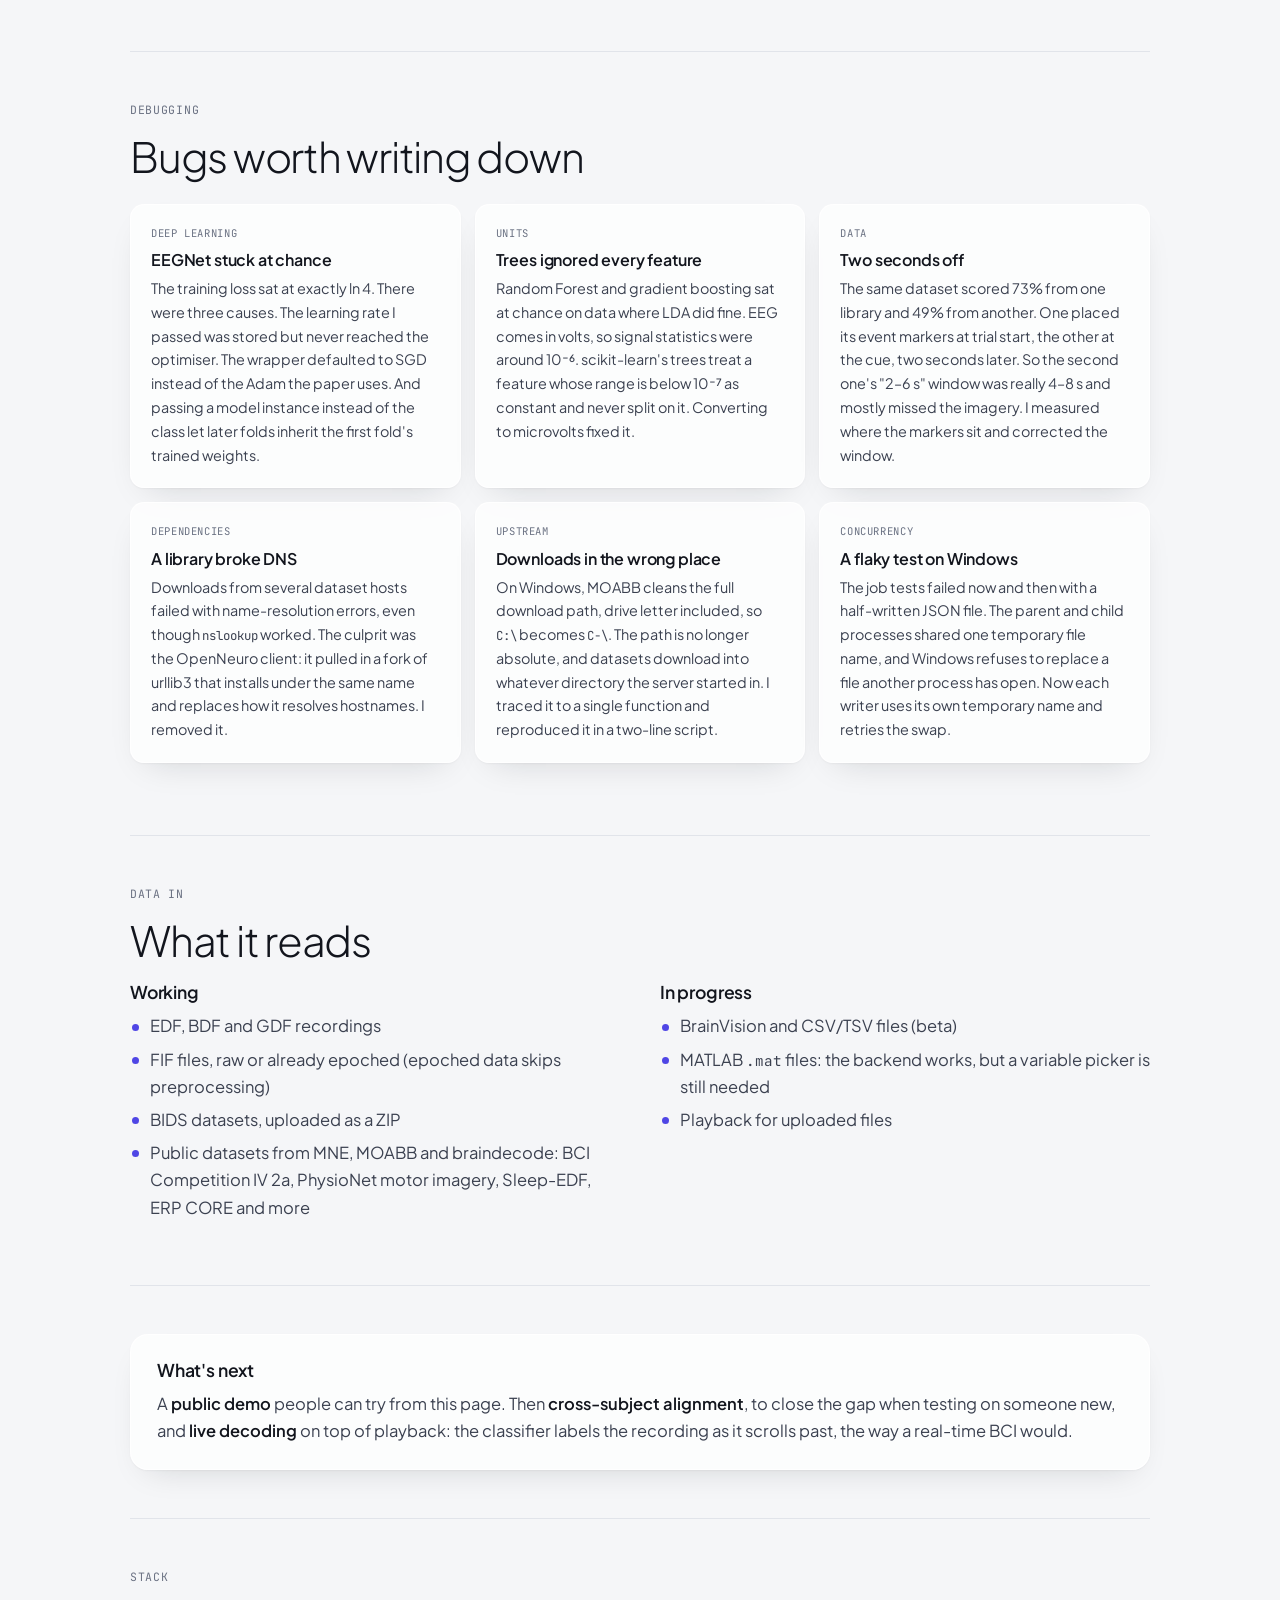
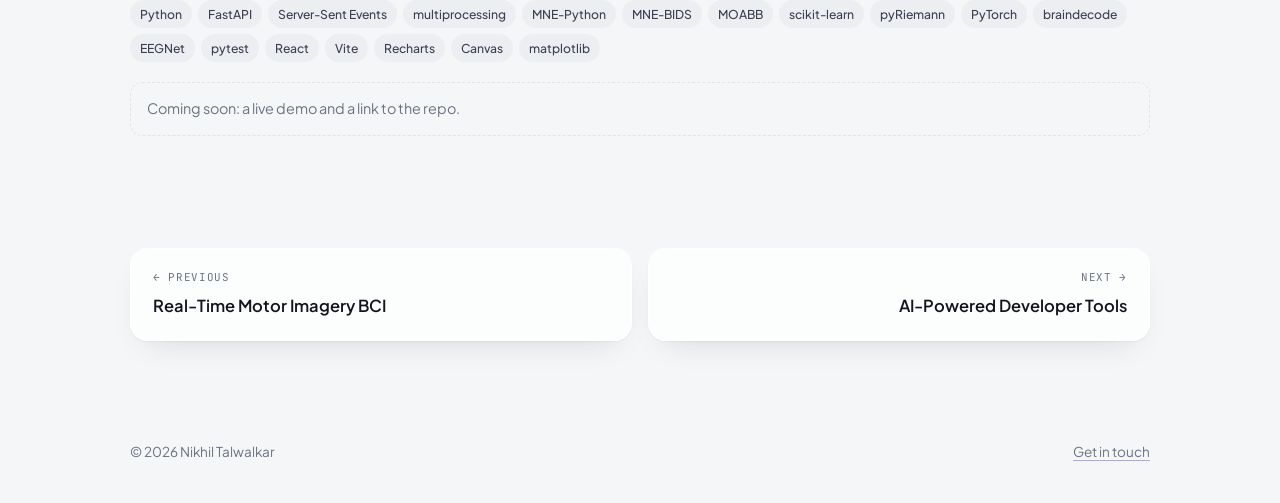
<file: projects/eeg-aio.html>
<!doctype html>
<html lang="en">
<head>
  <meta charset="utf-8">
  <meta name="viewport" content="width=device-width, initial-scale=1">
  <title>NeuroScope · Nikhil Talwalkar</title>
  <meta name="description" content="NeuroScope (formerly EEG AIO): a full-stack EEG analysis platform that loads almost any recording or public dataset, compares 14 decoders with leakage-safe cross-validation, and replays recordings live.">
  <meta property="og:image" content="../assets/img/nsc-landing.jpg">
  <link rel="icon" href="data:image/svg+xml,%3Csvg xmlns='http://www.w3.org/2000/svg' viewBox='0 0 32 32'%3E%3Crect width='32' height='32' rx='8' fill='%234f46e5'/%3E%3Ctext x='16' y='22' font-family='Georgia' font-size='17' fill='white' text-anchor='middle'%3ENT%3C/text%3E%3C/svg%3E">
  <link rel="preconnect" href="https://fonts.googleapis.com">
  <link rel="preconnect" href="https://fonts.gstatic.com" crossorigin>
  <link href="https://fonts.googleapis.com/css2?family=Plus+Jakarta+Sans:wght@300;400;500;600;700&family=JetBrains+Mono:wght@400&display=swap" rel="stylesheet">
  <link rel="stylesheet" href="../assets/style.css">
  <script src="../assets/site.js"></script>
</head>
<body>

<nav class="nav">
  <div class="wrap">
    <a class="brand" href="../index.html">Nikhil Talwalkar</a>
    <ul>
      <li><a href="../index.html#work">Work</a></li>
      <li class="hide-sm"><a href="../index.html#experience">Experience</a></li>
      <li><a href="../index.html#contact">Contact</a></li>
      <li><button class="theme-btn" type="button" aria-label="Toggle theme"></button></li>
    </ul>
  </div>
</nav>

<main>
  <header class="p-head">
    <div class="wrap">
      <a class="back" href="../index.html#work">← All work</a>
      <div class="eyebrow">Project 03 · Full-stack · ML</div>
      <h1>NeuroScope</h1>
      <p class="lede">A web platform for EEG analysis. You upload a recording or pull a public dataset, and the backend works out what analysis the data supports. It runs a preprocessing pipeline taken from the dataset's published methods, then puts <b>14 decoders</b> head to head with leakage-safe cross-validation, on one subject or across a group. You can also replay a recording as a live, scrolling EEG trace.</p>
      <dl class="facts">
        <div><dt>When</dt><dd>Jun 2026 – present</dd></div>
        <div><dt>Type</dt><dd>Personal project</dd></div>
        <div><dt>Role</dt><dd>Solo, full stack</dd></div>
        <div><dt>Earlier name</dt><dd>EEG AIO</dd></div>
      </dl>
    </div>
  </header>

  <div class="wrap p-hero">
    <figure>
      <img src="../assets/img/nsc-landing.jpg" alt="The NeuroScope landing page: the product name over an animated electrode map and scrolling EEG traces" style="max-height:none;object-fit:contain;border:1px solid var(--line)">
    </figure>
  </div>

  <div class="wrap p-body">

    <section>
      <div class="cols">
        <div><div class="eyebrow">Why</div><h2>The tool I wished I'd had</h2></div>
        <div>
          <p>I built <a href="eeg-drowsiness-headband.html">two</a> <a href="motor-imagery-bci.html">EEG devices</a> before this, and both times I hit the same problems off the board. Every dataset came in a different format, I rebuilt every pipeline from scratch, and there was no easy way to compare classifiers fairly.</p>
          <p>NeuroScope puts that whole workflow into one app. It also leads into my Spring 2027 Independent Study, which compares EEG foundation models against the same kinds of classical and compact decoders NeuroScope runs.</p>
        </div>
      </div>
      <div class="metrics" style="grid-template-columns:repeat(4,1fr)">
        <div><div class="v">14</div><div class="k">Decoders, compared side by side</div></div>
        <div><div class="v">4</div><div class="k">Analysis modes: motor imagery, spectral, ERP, basic</div></div>
        <div><div class="v">83.3%</div><div class="k">4-class motor imagery, BCI Competition IV 2a, subject 1</div></div>
        <div><div class="v">89</div><div class="k">Automated tests, plus integration runs on real data</div></div>
      </div>
    </section>

    <section>
      <div class="eyebrow">The app</div>
      <h2>Five steps, from file to results</h2>
      <p class="read">A wizard goes from loading data to choosing an analysis, preprocessing, picking decoders and reading the results. A summary panel on the right keeps track of every choice. Every default is filled in from a published pipeline, and you can change any of them.</p>
      <div class="gallery" style="--n:1">
        <figure>
          <img src="../assets/img/nsc-choose.jpg" alt="Step 2 of the wizard: four analysis cards, with ERP marked recommended for the ERP CORE flanker dataset" loading="lazy">
          <figcaption>Step 2. The app has checked the data and recommends ERP for a flanker task. Motor imagery would need the C3 and C4 channels.</figcaption>
        </figure>
        <figure>
          <img src="../assets/img/nsc-results.jpg" alt="The results page for BCI Competition IV 2a subject 1: accuracy tiles, decoder bars, a 4-class confusion matrix and alpha-band scalp maps" loading="lazy">
          <figcaption>Results for BCI Competition IV 2a, subject 1, comparing CSP + SVM and CSP + LDA. Feet and tongue get confused with each other because both sit on the midline of the motor cortex. The scalp maps show the alpha power drop opposite each imagined hand.</figcaption>
        </figure>
      </div>
    </section>

    <section>
      <div class="eyebrow">Architecture</div>
      <h2>How it fits together</h2>
      <div class="flow">
        <div class="lane">
          <div class="lane-label">Pipeline</div>
          <div class="node"><b>Ingest</b><span>upload · MNE · MOABB · braindecode</span></div>
          <div class="node"><b>Detect</b><span>channels · montage · events</span></div>
          <div class="node"><b>Preprocess</b><span>published dataset presets</span></div>
          <div class="node hi"><b>Classify</b><span>14 models · CV inside the pipeline</span></div>
          <div class="node"><b>Visualise</b><span>accuracy · confusion · PSD · topomaps</span></div>
        </div>
        <div class="lane">
          <div class="lane-label">Stack</div>
          <div class="node"><b>React + Vite</b><span>wizard · canvas playback</span></div>
          <div class="node"><b>FastAPI</b><span>REST · Server-Sent Events</span></div>
          <div class="node"><b>Job runner</b><span>one process per job · cancel · timeout</span></div>
          <div class="node"><b>MNE-Python</b><span>loading · filtering · epochs</span></div>
          <div class="node"><b>scikit-learn · pyRiemann · PyTorch</b><span>models + cross-validation</span></div>
        </div>
      </div>
      <div class="cols" style="margin-top:28px">
        <div>
          <h3 style="margin-bottom:8px">It reads the data first</h3>
          <p>When a recording loads, a detector inspects its channels, montage and event markers. It then offers only the analysis modes the data can support. For example, CSP needs the motor channels C3 and C4, and an ERP analysis needs event markers.</p>
          <p>Known public datasets get <b>preprocessing presets taken from their published pipelines</b>. Unknown uploads fall back to generic defaults for each mode. You can override every value, and the UI shows which values came from a preset.</p>
        </div>
        <div>
          <h3 style="margin-bottom:8px">Long work runs in its own process</h3>
          <p>Downloads and training runs go to a background job in a separate process, and the page polls its progress ("Training riemann_ts (3 of 5)"). An early version ran them inside the web request. One stalled download could then lock up a server worker for good, ignoring Ctrl+C, because it was stuck in a C-level socket read.</p>
          <p>A separate process can always be killed. Every job has a timeout and a Cancel button, and both stop the whole process tree. Sessions are small JSON records on disk, so they survive server restarts.</p>
        </div>
      </div>
    </section>

    <section>
      <div class="eyebrow">Models</div>
      <h2>Three families, one fair comparison</h2>
      <div class="options">
        <div>
          <span class="tag">Classical</span>
          <h3>Features + 9 classifiers</h3>
          <p>LDA, SVM, Random Forest, logistic regression, Extra Trees, gradient boosting, MLP, kNN and Naive Bayes. They run on CSP spatial filters, band power, ERP amplitudes or signal statistics, depending on the mode.</p>
        </div>
        <div>
          <span class="tag">Riemannian geometry</span>
          <h3>Covariance-based</h3>
          <p>Tangent space, MDM, FgMDM and xDAWN pipelines from pyRiemann. They treat each trial's covariance matrix as a point on a curved manifold and classify it there, with no hand-made features.</p>
        </div>
        <div>
          <span class="tag">Deep learning</span>
          <h3>EEGNet</h3>
          <p>The compact CNN from Lawhern et al., built with braindecode and trained on the GPU. With about 3,400 parameters, it's the kind of compact baseline that large EEG foundation models need to beat, which is the question behind my Independent Study.</p>
        </div>
      </div>
      <ul class="ticks read">
        <li><b>No leakage.</b> CSP and feature scaling sit inside a scikit-learn pipeline, so each cross-validation fold fits them on its own training trials only. Fitting CSP on the whole dataset first is a common mistake that inflates accuracy. A test checks that CSP is fitted on exactly the training-fold trials.</li>
        <li><b>Out-of-fold predictions</b> for every trial. They give the per-fold scores and the confusion matrix from a single pass.</li>
        <li><b>Failure isolation.</b> If one model crashes, it reports its error and the other 13 still finish.</li>
      </ul>
    </section>

    <section>
      <div class="eyebrow">Results</div>
      <h2>Matching the published numbers</h2>
      <p class="read">This run used BCI Competition IV 2a (BNCI2014_001), subject 1. There are four imagined movements (left hand, right hand, feet and tongue), so chance is 25%. It used 576 trials, 22 channels, 5-fold cross-validation and the default settings.</p>
      <div class="table-scroll">
        <table class="data">
          <thead><tr><th>Classifier</th><th>Accuracy</th><th>Family</th></tr></thead>
          <tbody>
            <tr><td>Riemannian tangent space</td><td>83.3% ± 3.3</td><td class="muted">Riemannian</td></tr>
            <tr><td>FgMDM</td><td>79.7% ± 3.0</td><td class="muted">Riemannian</td></tr>
            <tr><td>xDAWN + tangent space</td><td>75.7% ± 4.9</td><td class="muted">Riemannian</td></tr>
            <tr><td>MDM</td><td>74.1% ± 1.9</td><td class="muted">Riemannian</td></tr>
            <tr><td>CSP + SVM</td><td>74.1% ± 3.0</td><td class="muted">Classical</td></tr>
            <tr><td>CSP + LDA</td><td>73.4% ± 4.5</td><td class="muted">Classical</td></tr>
            <tr><td>EEGNet</td><td>71.9% ± 4.6</td><td class="muted">Deep</td></tr>
          </tbody>
        </table>
      </div>
      <p class="read" style="margin-top:20px">This is the order the literature predicts at this sample size. Riemannian methods lead, CSP methods trail, and EEGNet has too little data to pull ahead.</p>
    </section>

    <section>
      <div class="eyebrow">Beyond one subject</div>
      <h2>Results vary a lot between people</h2>
      <div class="cols">
        <div>
          <p>The same pipeline that gets 83% on subject 1 gets about 50% on subject 5. A single-subject number says little on its own, so NeuroScope can run a group of subjects in two ways:</p>
          <ul class="ticks">
            <li><b>Within-subject.</b> Each person is trained and tested on their own data, and the app reports the mean ± spread across the group. This is how most BCI papers report results.</li>
            <li><b>Cross-subject.</b> Leave one subject out: train on everyone else, test on the person the model has never seen. It asks whether a BCI could work with no calibration. CSP is refit inside every fold, so the held-out person never leaks into training.</li>
          </ul>
          <p>Cross-subject accuracy drops much closer to chance, which is the known hard problem. Re-centering each person's covariance matrices before training (Zanini et al., 2018) is the standard fix, and it's next on the list.</p>
        </div>
        <figure>
          <img src="../assets/img/nsc-multisubject.jpg" alt="Within-subject results across subjects 1, 4 and 5: a per-subject accuracy grid and decoder bars with spread" loading="lazy">
          <figcaption>Subjects 1, 4 and 5, within-subject. Tangent space scores 83.3%, 70.1% and 49.5%, giving 67.7% ± 13.9. A pale column means every decoder struggles with that subject, which usually points to the person, not the method.</figcaption>
        </figure>
      </div>
    </section>

    <section>
      <div class="eyebrow">ERP mode</div>
      <h2>When 90% accuracy means nothing</h2>
      <div class="cols">
        <figure>
          <img src="../assets/img/nsc-erp.jpg" alt="ERP results on ERP CORE flankers subject 1, ranked by balanced accuracy, with a note explaining the class imbalance" loading="lazy">
          <figcaption>ERP CORE flanker task, subject 1: telling correct responses from errors using the error-related negativity.</figcaption>
        </figure>
        <div>
          <p>ERP mode classifies the brain's voltage response after each event, such as the P300 or the error-related negativity. The features are the mean amplitude in 50 ms bins on each channel, read by shrinkage LDA, following Blankertz et al. (2011).</p>
          <p>The flanker task taught me something. People rarely make mistakes, so 86.5% of trials are "correct". A model that never detects an error scores 86.5% accuracy. LDA's plain accuracy of 90.5% looks great but is barely above that.</p>
          <p>When the classes are imbalanced, the app now switches to <b>balanced accuracy</b>: the average of each class's hit rate, where chance is 50% for two classes. It explains why on the page. On that measure LDA scores 78.2%, a real result and an honest one.</p>
        </div>
      </div>
    </section>

    <section>
      <div class="eyebrow">Playback</div>
      <h2>Watching a recording play back</h2>
      <div class="cols">
        <div>
          <p>Any continuous public recording can be replayed as a live, scrolling multi-channel trace, like an EEG monitor. Event markers (a cue, a sleep stage) appear as they happen. You can change the speed from 0.5× to 4×, the gain and the channels shown, and seek to any point.</p>
          <p>The server streams frames over <b>Server-Sent Events</b>, 25 times a second and paced to the clock. The browser draws them on a canvas. When you seek, the server first sends the preceding 10 seconds in one burst, so the trace jumps straight to the new point instead of redrawing from an empty screen.</p>
        </div>
        <div>
          <h3 style="margin-bottom:8px">Why replay first</h3>
          <p>Live decoding on incoming data needs the same streaming path underneath. Building playback first on public recordings (an overnight Sleep-EDF night, PhysioNet motor imagery) gets the streaming right before uploads and real-time classification are added on top.</p>
        </div>
      </div>
      <div class="gallery" style="--n:1">
        <figure>
          <img src="../assets/img/nsc-playback.jpg" alt="Sleep-EDF playback seven hours into the night: two scrolling EEG channels, a seek bar with sleep-stage markers, speed and gain controls, and an events legend" loading="lazy">
          <figcaption>Replaying a Sleep-EDF night at real speed, about seven hours in. The coloured ticks above the seek bar are the scored sleep stages. Click anywhere on the bar to jump there.</figcaption>
        </figure>
      </div>
    </section>

    <section>
      <div class="eyebrow">Debugging</div>
      <h2>Bugs worth writing down</h2>
      <div class="options">
        <div>
          <span class="tag">Deep learning</span>
          <h3>EEGNet stuck at chance</h3>
          <p>The training loss sat at exactly ln 4. There were three causes. The learning rate I passed was stored but never reached the optimiser. The wrapper defaulted to SGD instead of the Adam the paper uses. And passing a model instance instead of the class let later folds inherit the first fold's trained weights.</p>
        </div>
        <div>
          <span class="tag">Units</span>
          <h3>Trees ignored every feature</h3>
          <p>Random Forest and gradient boosting sat at chance on data where LDA did fine. EEG comes in volts, so signal statistics were around 10⁻⁶. scikit-learn's trees treat a feature whose range is below 10⁻⁷ as constant and never split on it. Converting to microvolts fixed it.</p>
        </div>
        <div>
          <span class="tag">Data</span>
          <h3>Two seconds off</h3>
          <p>The same dataset scored 73% from one library and 49% from another. One placed its event markers at trial start, the other at the cue, two seconds later. So the second one's "2–6 s" window was really 4–8 s and mostly missed the imagery. I measured where the markers sit and corrected the window.</p>
        </div>
        <div>
          <span class="tag">Dependencies</span>
          <h3>A library broke DNS</h3>
          <p>Downloads from several dataset hosts failed with name-resolution errors, even though <code>nslookup</code> worked. The culprit was the OpenNeuro client: it pulled in a fork of urllib3 that installs under the same name and replaces how it resolves hostnames. I removed it.</p>
        </div>
        <div>
          <span class="tag">Upstream</span>
          <h3>Downloads in the wrong place</h3>
          <p>On Windows, MOABB cleans the full download path, drive letter included, so <code>C:\</code> becomes <code>C-\</code>. The path is no longer absolute, and datasets download into whatever directory the server started in. I traced it to a single function and reproduced it in a two-line script.</p>
        </div>
        <div>
          <span class="tag">Concurrency</span>
          <h3>A flaky test on Windows</h3>
          <p>The job tests failed now and then with a half-written JSON file. The parent and child processes shared one temporary file name, and Windows refuses to replace a file another process has open. Now each writer uses its own temporary name and retries the swap.</p>
        </div>
      </div>
    </section>

    <section>
      <div class="eyebrow">Data in</div>
      <h2>What it reads</h2>
      <div class="cols">
        <div>
          <h3 style="margin-bottom:8px">Working</h3>
          <ul class="ticks">
            <li>EDF, BDF and GDF recordings</li>
            <li>FIF files, raw or already epoched (epoched data skips preprocessing)</li>
            <li>BIDS datasets, uploaded as a ZIP</li>
            <li>Public datasets from MNE, MOABB and braindecode: BCI Competition IV 2a, PhysioNet motor imagery, Sleep-EDF, ERP CORE and more</li>
          </ul>
        </div>
        <div>
          <h3 style="margin-bottom:8px">In progress</h3>
          <ul class="ticks">
            <li>BrainVision and CSV/TSV files (beta)</li>
            <li>MATLAB <code>.mat</code> files: the backend works, but a variable picker is still needed</li>
            <li>Playback for uploaded files</li>
          </ul>
        </div>
      </div>
    </section>

    <section>
      <div class="callout">
        <h3>What's next</h3>
        <p>A <b>public demo</b> people can try from this page. Then <b>cross-subject alignment</b>, to close the gap when testing on someone new, and <b>live decoding</b> on top of playback: the classifier labels the recording as it scrolls past, the way a real-time BCI would.</p>
      </div>
    </section>

    <section>
      <div class="eyebrow">Stack</div>
      <ul class="chips" style="margin-bottom:20px">
        <li>Python</li><li>FastAPI</li><li>Server-Sent Events</li><li>multiprocessing</li><li>MNE-Python</li><li>MNE-BIDS</li><li>MOABB</li><li>scikit-learn</li><li>pyRiemann</li><li>PyTorch</li><li>braindecode</li><li>EEGNet</li><li>pytest</li><li>React</li><li>Vite</li><li>Recharts</li><li>Canvas</li><li>matplotlib</li>
      </ul>
      <div class="todo-note">Coming soon: a live demo and a link to the repo.</div>
    </section>
  </div>

  <div class="wrap">
    <nav class="pager">
      <a href="motor-imagery-bci.html"><span>← Previous</span><b>Real-Time Motor Imagery BCI</b></a>
      <a class="next" href="ai-dev-tools.html"><span>Next →</span><b>AI-Powered Developer Tools</b></a>
    </nav>
  </div>
</main>

<footer>
  <div class="wrap">
    <span>© <span id="year">2026</span> Nikhil Talwalkar</span>
    <a href="../index.html#contact">Get in touch</a>
  </div>
</footer>
</body>
</html>
</file>
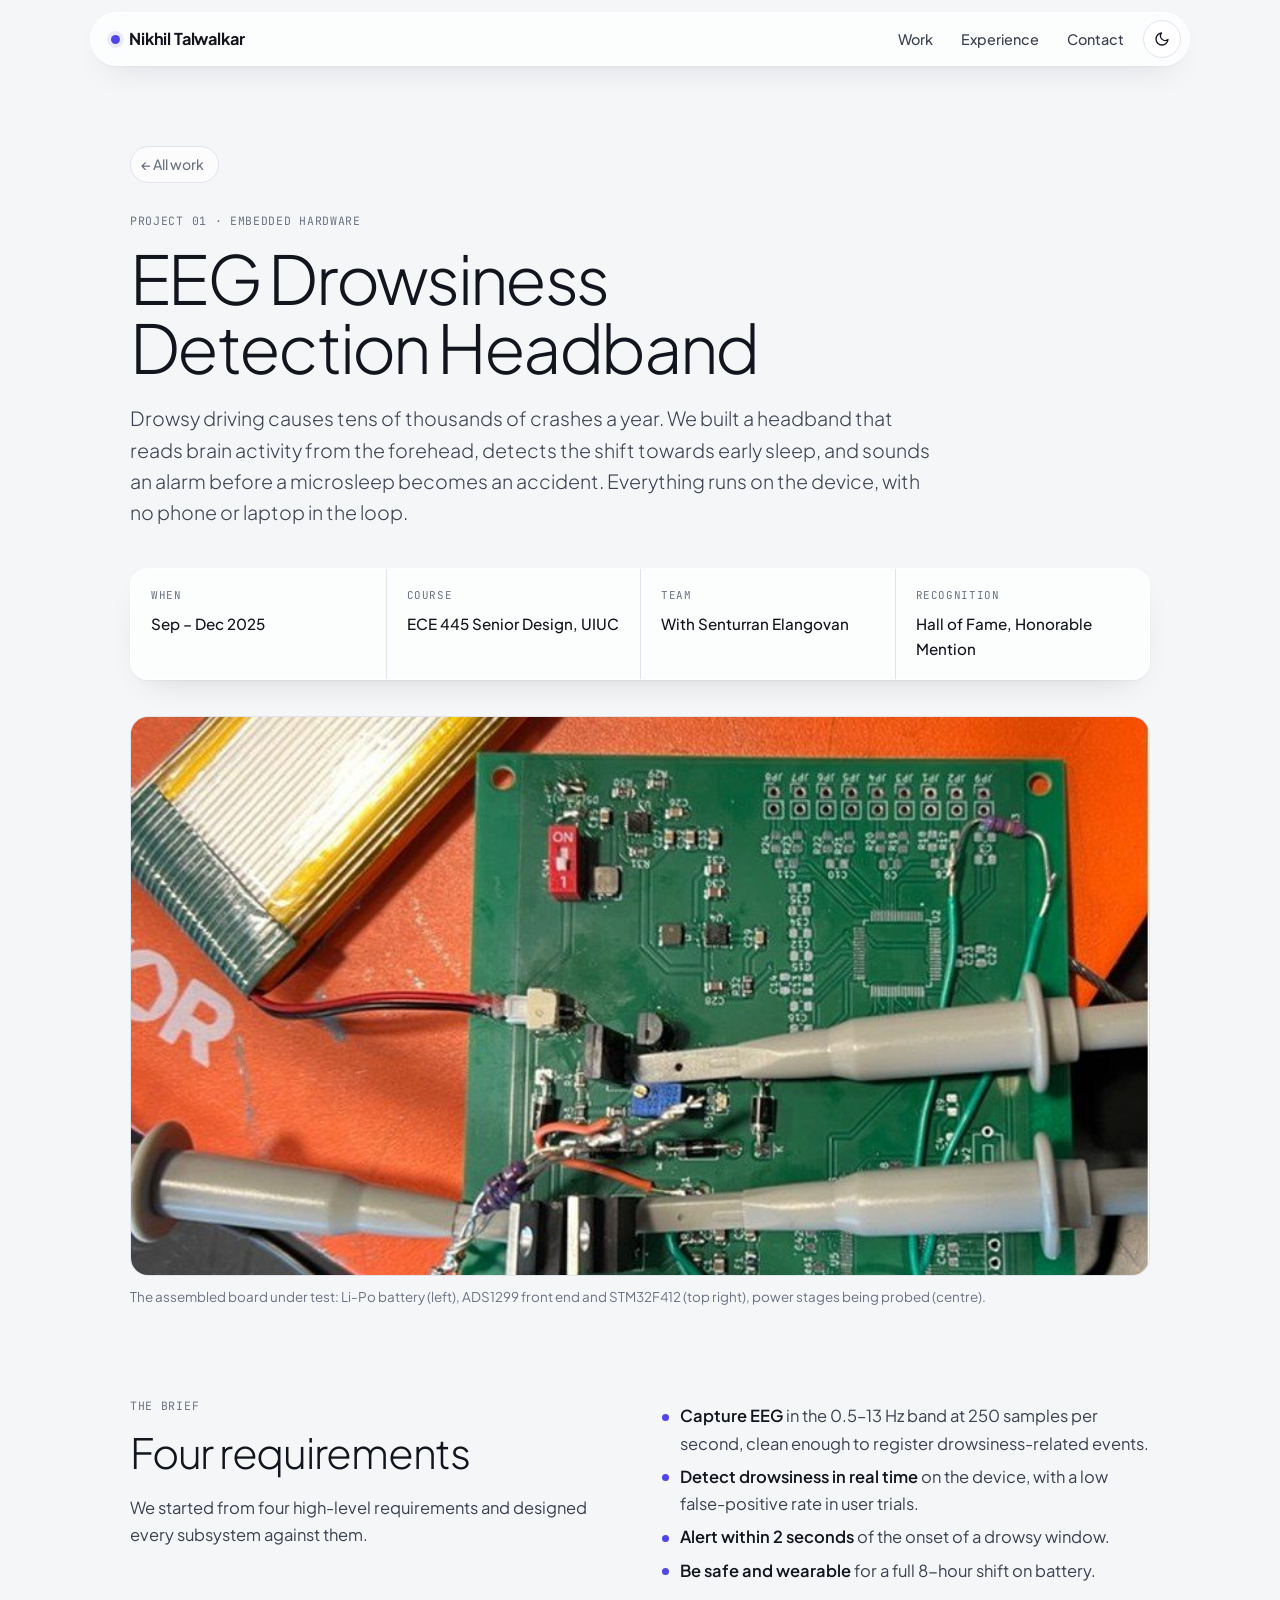
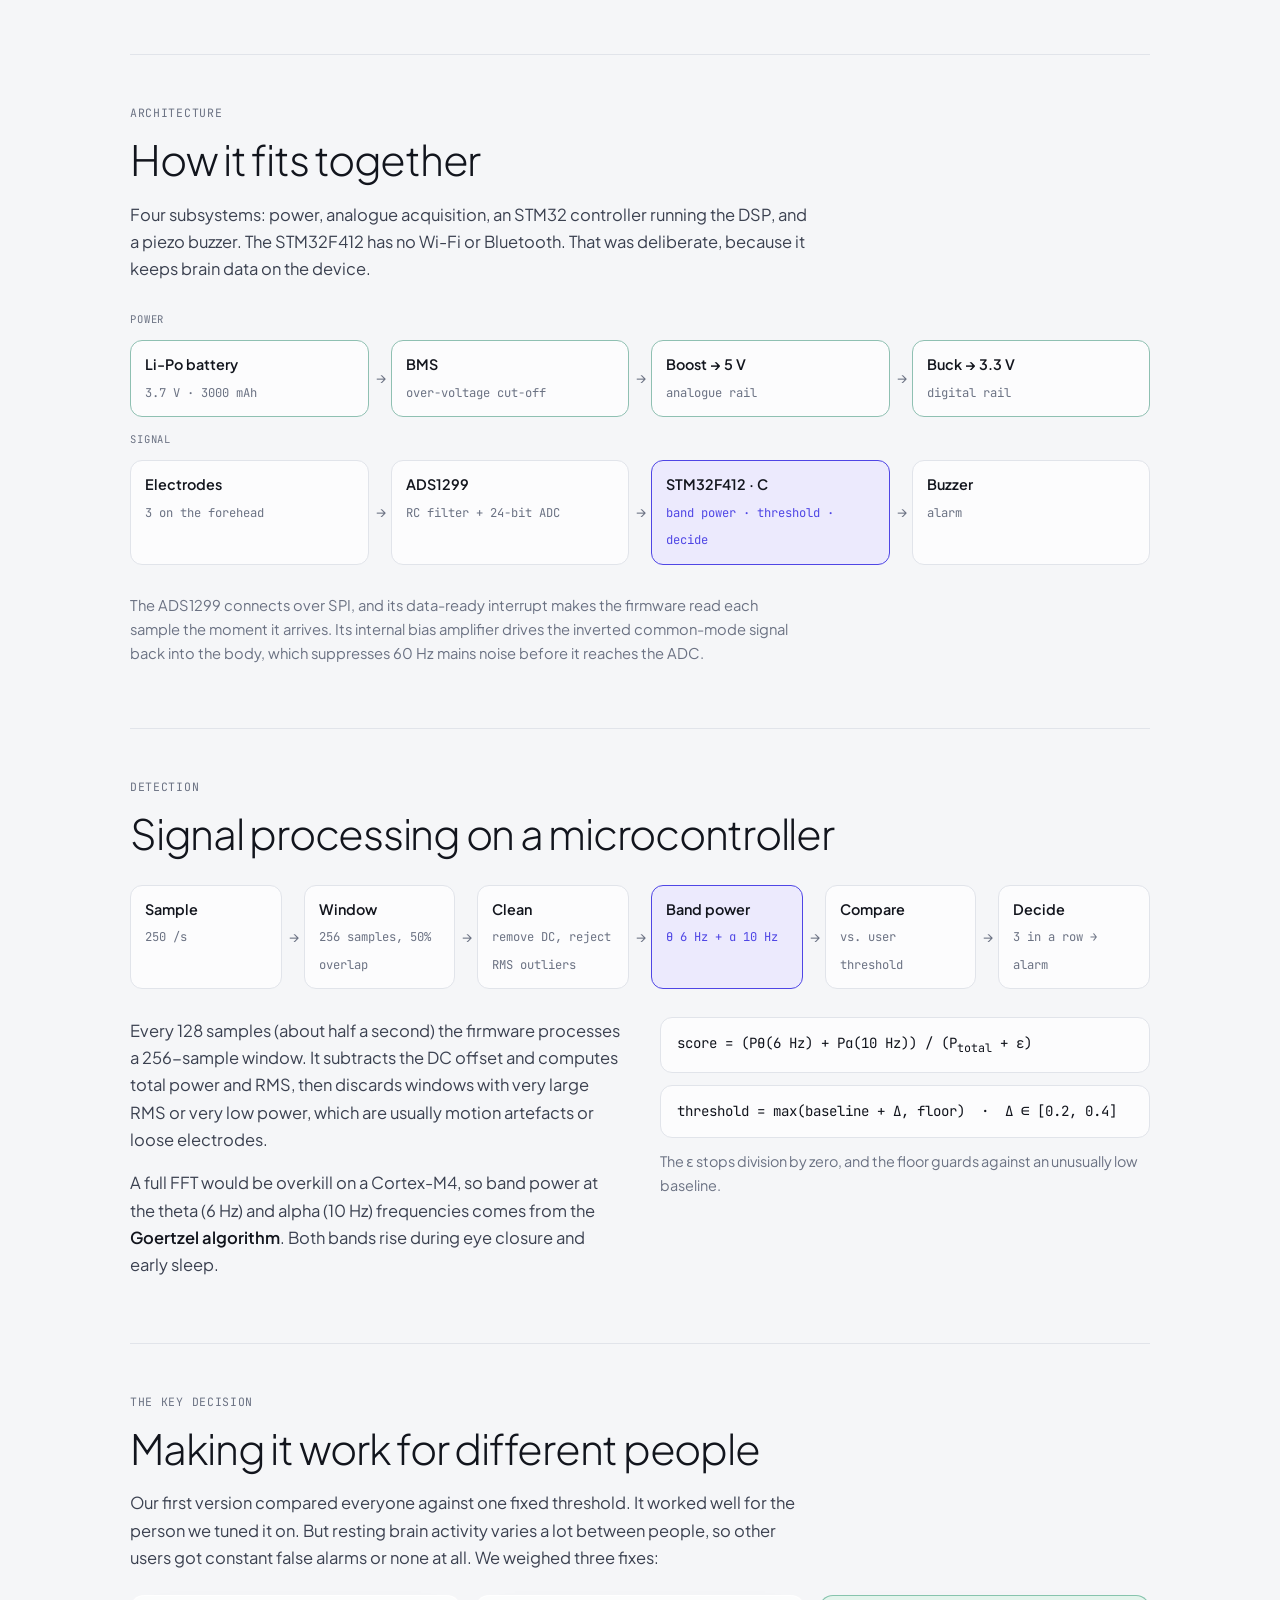
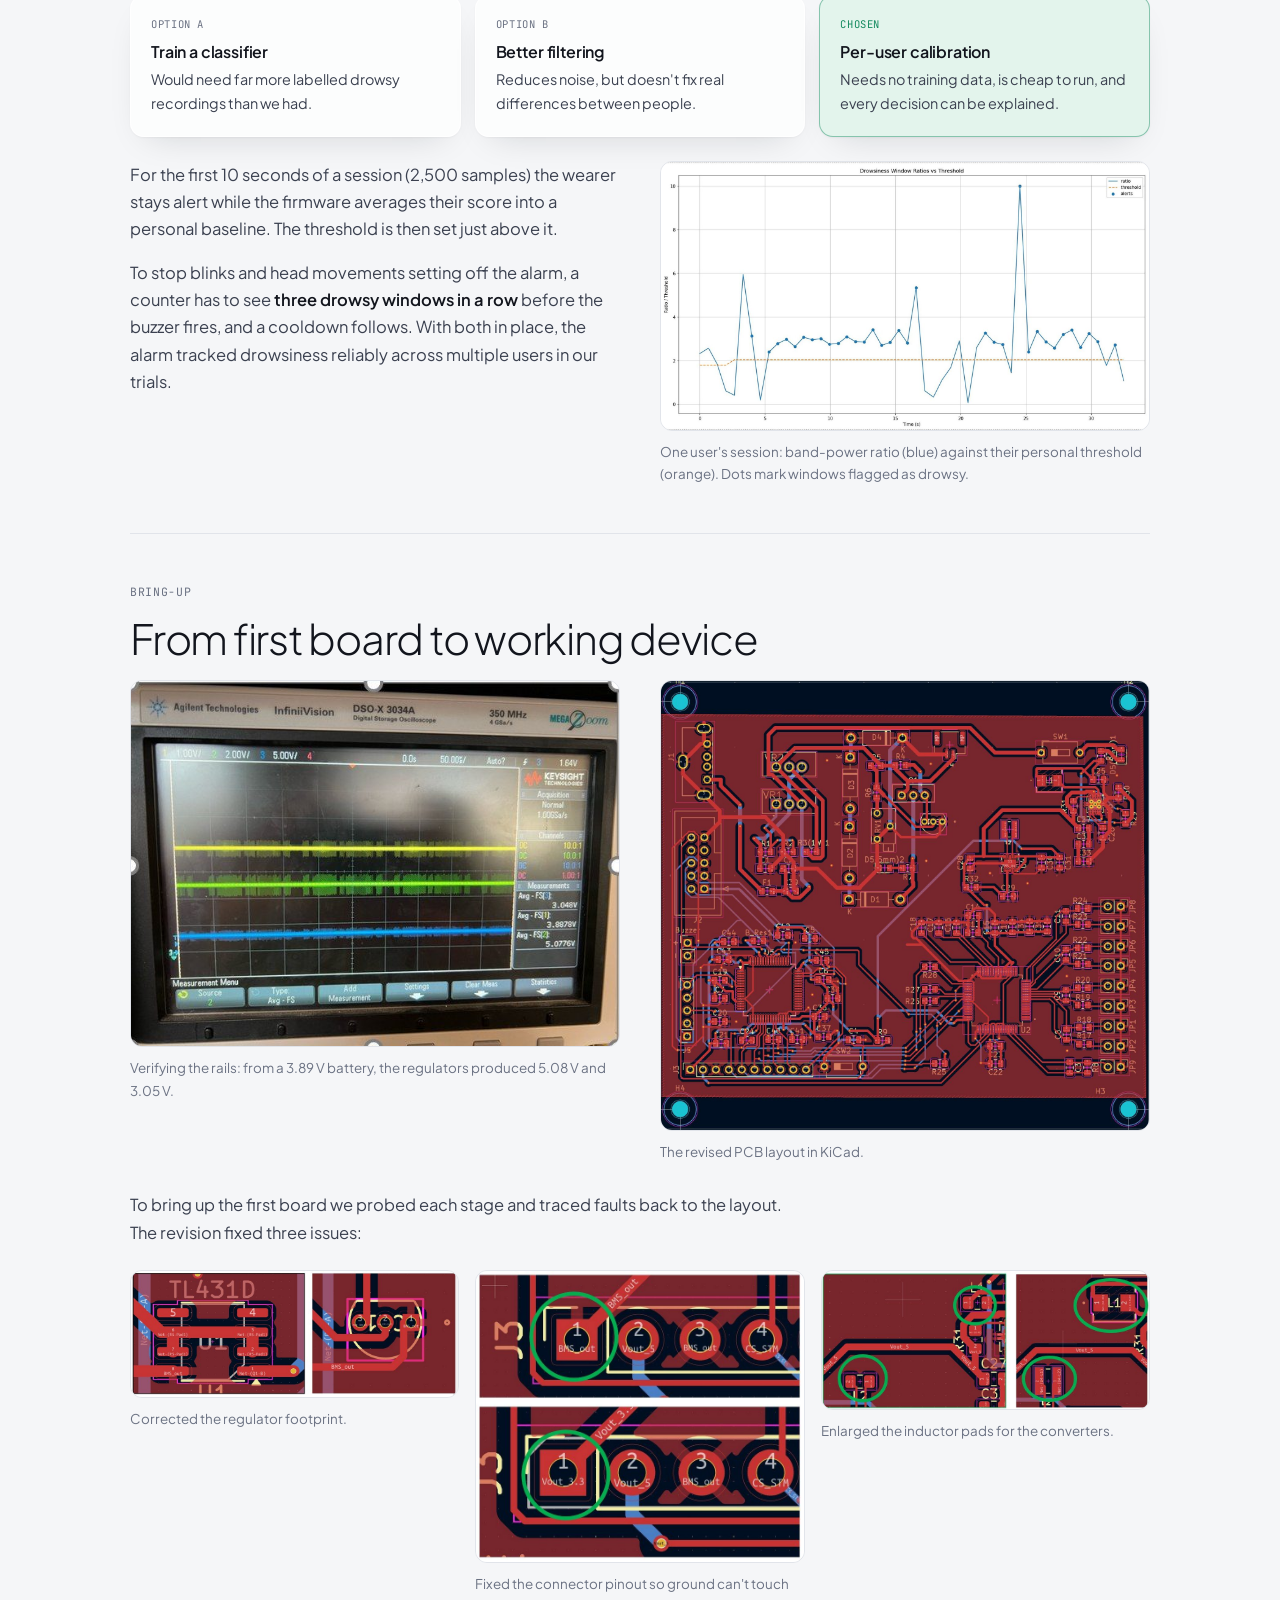
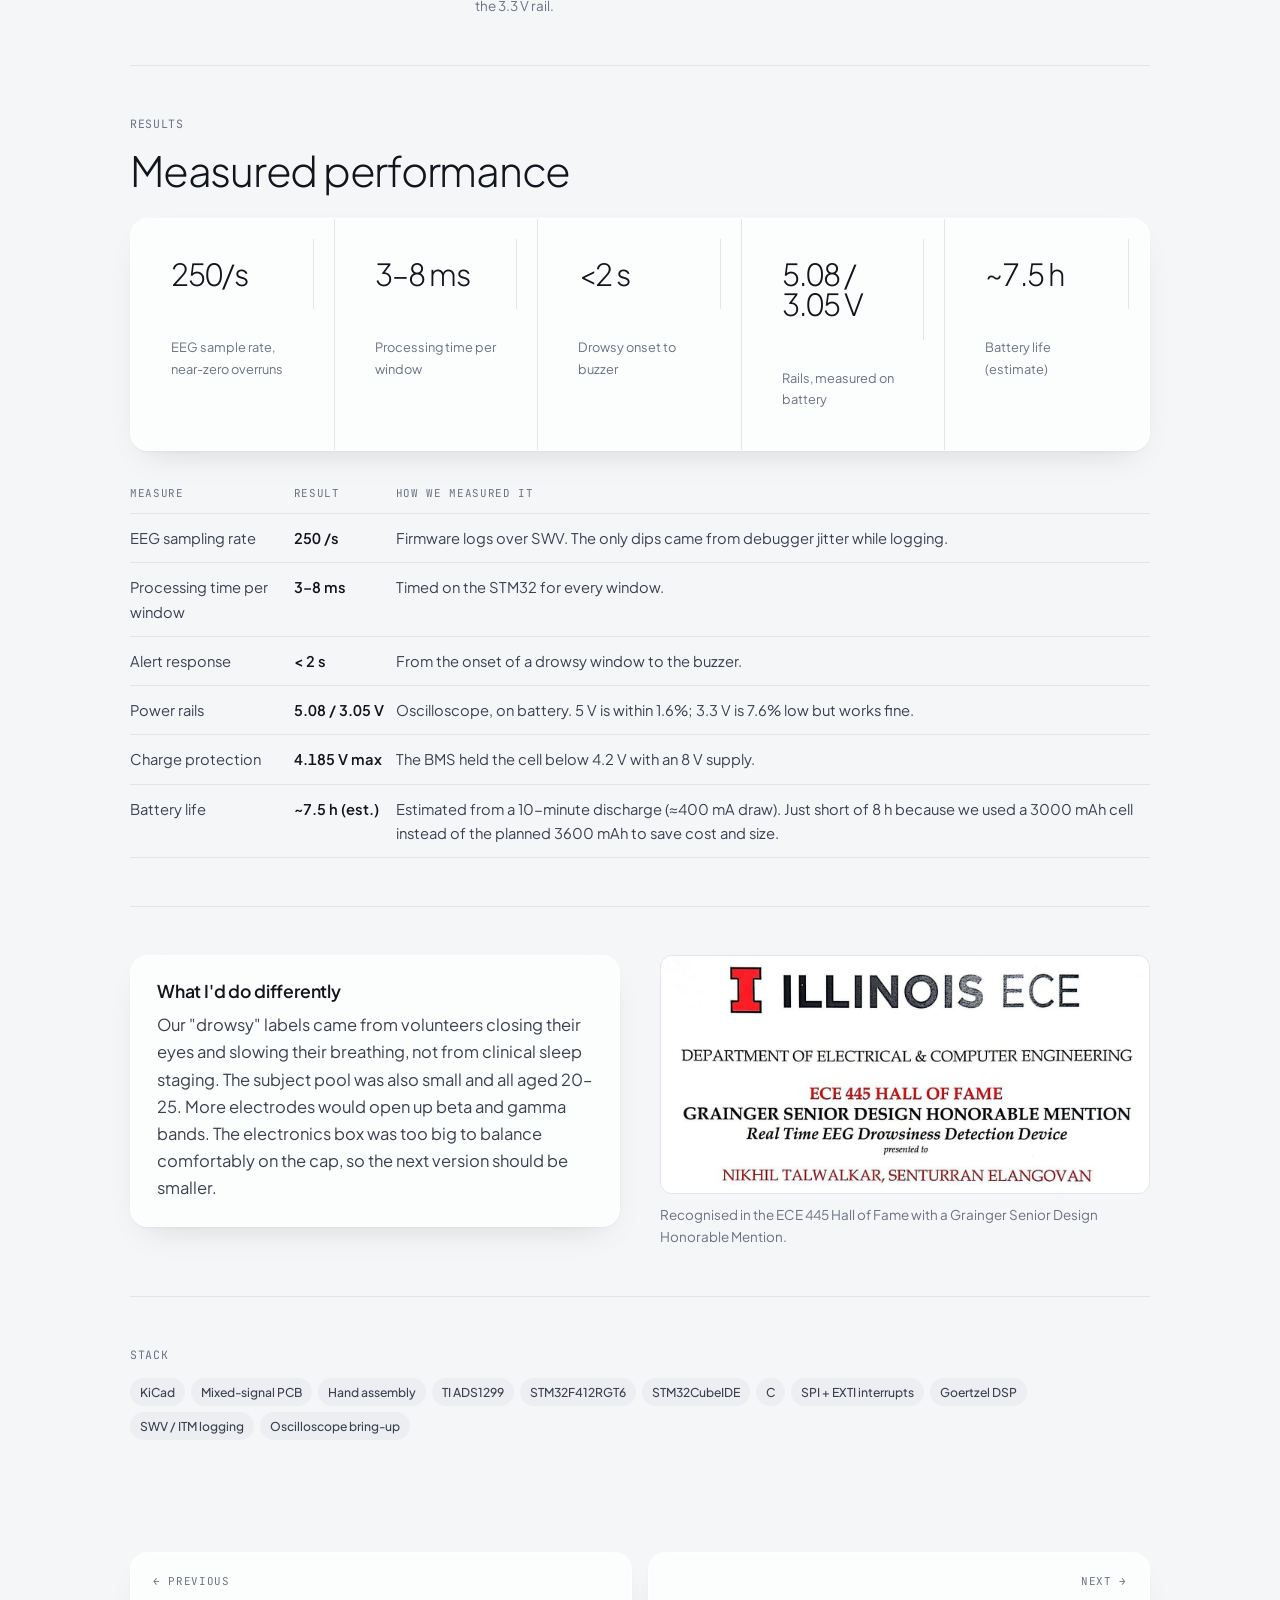
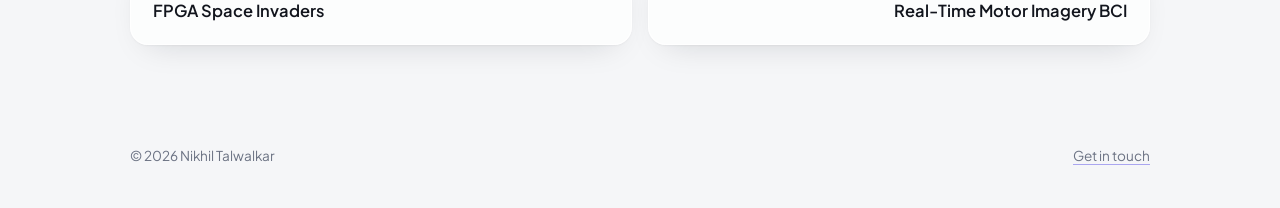
<file: projects/eeg-drowsiness-headband.html>
<!doctype html>
<html lang="en">
<head>
  <meta charset="utf-8">
  <meta name="viewport" content="width=device-width, initial-scale=1">
  <title>Drowsiness Headband · Nikhil Talwalkar</title>
  <meta name="description" content="A wearable EEG headband that detects the onset of drowsiness on-device and sounds an alarm within 2 seconds. Custom PCB, ADS1299, STM32F412, firmware in C.">
  <meta property="og:image" content="../assets/img/headband-board-test.jpg">
  <link rel="icon" href="data:image/svg+xml,%3Csvg xmlns='http://www.w3.org/2000/svg' viewBox='0 0 32 32'%3E%3Crect width='32' height='32' rx='8' fill='%234f46e5'/%3E%3Ctext x='16' y='22' font-family='Georgia' font-size='17' fill='white' text-anchor='middle'%3ENT%3C/text%3E%3C/svg%3E">
  <link rel="preconnect" href="https://fonts.googleapis.com">
  <link rel="preconnect" href="https://fonts.gstatic.com" crossorigin>
  <link href="https://fonts.googleapis.com/css2?family=Plus+Jakarta+Sans:wght@300;400;500;600;700&family=JetBrains+Mono:wght@400&display=swap" rel="stylesheet">
  <link rel="stylesheet" href="../assets/style.css">
  <script src="../assets/site.js"></script>
</head>
<body>

<nav class="nav">
  <div class="wrap">
    <a class="brand" href="../index.html">Nikhil Talwalkar</a>
    <ul>
      <li><a href="../index.html#work">Work</a></li>
      <li class="hide-sm"><a href="../index.html#experience">Experience</a></li>
      <li><a href="../index.html#contact">Contact</a></li>
      <li><button class="theme-btn" type="button" aria-label="Toggle theme"></button></li>
    </ul>
  </div>
</nav>

<main>
  <header class="p-head">
    <div class="wrap">
      <a class="back" href="../index.html#work">← All work</a>
      <div class="eyebrow">Project 01 · Embedded hardware</div>
      <h1>EEG Drowsiness Detection Headband</h1>
      <p class="lede">Drowsy driving causes tens of thousands of crashes a year. We built a headband that reads brain activity from the forehead, detects the shift towards early sleep, and sounds an alarm before a microsleep becomes an accident. Everything runs on the device, with no phone or laptop in the loop.</p>
      <dl class="facts">
        <div><dt>When</dt><dd>Sep – Dec 2025</dd></div>
        <div><dt>Course</dt><dd>ECE 445 Senior Design, UIUC</dd></div>
        <div><dt>Team</dt><dd>With Senturran Elangovan</dd></div>
        <div><dt>Recognition</dt><dd>Hall of Fame, Honorable Mention</dd></div>
      </dl>
    </div>
  </header>

  <div class="wrap p-hero">
    <figure>
      <img src="../assets/img/headband-board-test.jpg" alt="The assembled headband board: Li-Po battery on the left, ADS1299 and STM32F412 top right, power stages under oscilloscope probes" style="max-height:560px">
      <figcaption>The assembled board under test: Li-Po battery (left), ADS1299 front end and STM32F412 (top right), power stages being probed (centre).</figcaption>
    </figure>
  </div>

  <div class="wrap p-body">

    <section>
      <div class="cols">
        <div>
          <div class="eyebrow">The brief</div>
          <h2>Four requirements</h2>
          <p>We started from four high-level requirements and designed every subsystem against them.</p>
        </div>
        <ul class="ticks">
          <li><b>Capture EEG</b> in the 0.5–13 Hz band at 250 samples per second, clean enough to register drowsiness-related events.</li>
          <li><b>Detect drowsiness in real time</b> on the device, with a low false-positive rate in user trials.</li>
          <li><b>Alert within 2 seconds</b> of the onset of a drowsy window.</li>
          <li><b>Be safe and wearable</b> for a full 8-hour shift on battery.</li>
        </ul>
      </div>
    </section>

    <section>
      <div class="eyebrow">Architecture</div>
      <h2>How it fits together</h2>
      <p class="read">Four subsystems: power, analogue acquisition, an STM32 controller running the DSP, and a piezo buzzer. The STM32F412 has no Wi-Fi or Bluetooth. That was deliberate, because it keeps brain data on the device.</p>
      <div class="flow">
        <div class="lane">
          <div class="lane-label">Power</div>
          <div class="node power"><b>Li-Po battery</b><span>3.7 V · 3000 mAh</span></div>
          <div class="node power"><b>BMS</b><span>over-voltage cut-off</span></div>
          <div class="node power"><b>Boost → 5 V</b><span>analogue rail</span></div>
          <div class="node power"><b>Buck → 3.3 V</b><span>digital rail</span></div>
        </div>
        <div class="lane">
          <div class="lane-label">Signal</div>
          <div class="node"><b>Electrodes</b><span>3 on the forehead</span></div>
          <div class="node"><b>ADS1299</b><span>RC filter + 24-bit ADC</span></div>
          <div class="node hi"><b>STM32F412 · C</b><span>band power · threshold · decide</span></div>
          <div class="node"><b>Buzzer</b><span>alarm</span></div>
        </div>
      </div>
      <p class="muted read" style="font-size:.92rem">The ADS1299 connects over SPI, and its data-ready interrupt makes the firmware read each sample the moment it arrives. Its internal bias amplifier drives the inverted common-mode signal back into the body, which suppresses 60 Hz mains noise before it reaches the ADC.</p>
    </section>

    <section>
      <div class="eyebrow">Detection</div>
      <h2>Signal processing on a microcontroller</h2>
      <div class="flow">
        <div class="lane">
          <div class="node"><b>Sample</b><span>250 /s</span></div>
          <div class="node"><b>Window</b><span>256 samples, 50% overlap</span></div>
          <div class="node"><b>Clean</b><span>remove DC, reject RMS outliers</span></div>
          <div class="node hi"><b>Band power</b><span>θ 6 Hz + α 10 Hz</span></div>
          <div class="node"><b>Compare</b><span>vs. user threshold</span></div>
          <div class="node"><b>Decide</b><span>3 in a row → alarm</span></div>
        </div>
      </div>
      <div class="cols">
        <div>
          <p>Every 128 samples (about half a second) the firmware processes a 256-sample window. It subtracts the DC offset and computes total power and RMS, then discards windows with very large RMS or very low power, which are usually motion artefacts or loose electrodes.</p>
          <p>A full FFT would be overkill on a Cortex-M4, so band power at the theta (6 Hz) and alpha (10 Hz) frequencies comes from the <b>Goertzel algorithm</b>. Both bands rise during eye closure and early sleep.</p>
        </div>
        <div>
          <div class="formula">score = (Pθ(6 Hz) + Pα(10 Hz)) / (P<sub>total</sub> + ε)</div>
          <div class="formula">threshold = max(baseline + Δ, floor) &nbsp;·&nbsp; Δ ∈ [0.2, 0.4]</div>
          <p class="muted" style="font-size:.9rem">The ε stops division by zero, and the floor guards against an unusually low baseline.</p>
        </div>
      </div>
    </section>

    <section>
      <div class="eyebrow">The key decision</div>
      <h2>Making it work for different people</h2>
      <p class="read">Our first version compared everyone against one fixed threshold. It worked well for the person we tuned it on. But resting brain activity varies a lot between people, so other users got constant false alarms or none at all. We weighed three fixes:</p>
      <div class="options">
        <div><span class="tag">Option A</span><h3>Train a classifier</h3><p>Would need far more labelled drowsy recordings than we had.</p></div>
        <div><span class="tag">Option B</span><h3>Better filtering</h3><p>Reduces noise, but doesn't fix real differences between people.</p></div>
        <div class="pick"><span class="tag">Chosen</span><h3>Per-user calibration</h3><p>Needs no training data, is cheap to run, and every decision can be explained.</p></div>
      </div>
      <div class="cols">
        <div>
          <p>For the first 10 seconds of a session (2,500 samples) the wearer stays alert while the firmware averages their score into a personal baseline. The threshold is then set just above it.</p>
          <p>To stop blinks and head movements setting off the alarm, a counter has to see <b>three drowsy windows in a row</b> before the buzzer fires, and a cooldown follows. With both in place, the alarm tracked drowsiness reliably across multiple users in our trials.</p>
        </div>
        <figure>
          <img src="../assets/img/drowsiness-threshold-plot.jpg" alt="Line chart of one user's band-power ratio over time against their personal threshold, with drowsy windows marked" loading="lazy">
          <figcaption>One user's session: band-power ratio (blue) against their personal threshold (orange). Dots mark windows flagged as drowsy.</figcaption>
        </figure>
      </div>
    </section>

    <section>
      <div class="eyebrow">Bring-up</div>
      <h2>From first board to working device</h2>
      <div class="cols">
        <figure>
          <img src="../assets/img/scope-rails.jpg" alt="Oscilloscope screen showing three flat voltage rails" loading="lazy">
          <figcaption>Verifying the rails: from a 3.89 V battery, the regulators produced 5.08 V and 3.05 V.</figcaption>
        </figure>
        <figure>
          <img src="../assets/img/headband-pcb-rev2.jpg" alt="KiCad layout of the revised headband PCB" loading="lazy">
          <figcaption>The revised PCB layout in KiCad.</figcaption>
        </figure>
      </div>
      <p class="read" style="margin-top:28px">To bring up the first board we probed each stage and traced faults back to the layout. The revision fixed three issues:</p>
      <div class="gallery" style="--n:3">
        <figure><img src="../assets/img/fix-regulator.jpg" alt="Close-up of corrected regulator footprint" loading="lazy"><figcaption>Corrected the regulator footprint.</figcaption></figure>
        <figure><img src="../assets/img/fix-connector.jpg" alt="Close-up of connector pinout" loading="lazy"><figcaption>Fixed the connector pinout so ground can't touch the 3.3 V rail.</figcaption></figure>
        <figure><img src="../assets/img/fix-inductor.jpg" alt="Close-up of enlarged inductor pads" loading="lazy"><figcaption>Enlarged the inductor pads for the converters.</figcaption></figure>
      </div>
    </section>

    <section>
      <div class="eyebrow">Results</div>
      <h2>Measured performance</h2>
      <div class="metrics">
        <div><div class="v">250/s</div><div class="k">EEG sample rate, near-zero overruns</div></div>
        <div><div class="v">3–8 ms</div><div class="k">Processing time per window</div></div>
        <div><div class="v">&lt;2 s</div><div class="k">Drowsy onset to buzzer</div></div>
        <div><div class="v">5.08 / 3.05 V</div><div class="k">Rails, measured on battery</div></div>
        <div><div class="v">~7.5 h</div><div class="k">Battery life (estimate)</div></div>
      </div>
      <div class="table-scroll">
        <table class="data">
          <thead><tr><th>Measure</th><th>Result</th><th>How we measured it</th></tr></thead>
          <tbody>
            <tr><td>EEG sampling rate</td><td>250 /s</td><td>Firmware logs over SWV. The only dips came from debugger jitter while logging.</td></tr>
            <tr><td>Processing time per window</td><td>3–8 ms</td><td>Timed on the STM32 for every window.</td></tr>
            <tr><td>Alert response</td><td>&lt; 2 s</td><td>From the onset of a drowsy window to the buzzer.</td></tr>
            <tr><td>Power rails</td><td>5.08 / 3.05 V</td><td>Oscilloscope, on battery. 5 V is within 1.6%; 3.3 V is 7.6% low but works fine.</td></tr>
            <tr><td>Charge protection</td><td>4.185 V max</td><td>The BMS held the cell below 4.2 V with an 8 V supply.</td></tr>
            <tr><td>Battery life</td><td>~7.5 h (est.)</td><td>Estimated from a 10-minute discharge (≈400 mA draw). Just short of 8 h because we used a 3000 mAh cell instead of the planned 3600 mAh to save cost and size.</td></tr>
          </tbody>
        </table>
      </div>
    </section>

    <section>
      <div class="cols">
        <div class="callout">
          <h3>What I'd do differently</h3>
          <p>Our "drowsy" labels came from volunteers closing their eyes and slowing their breathing, not from clinical sleep staging. The subject pool was also small and all aged 20–25. More electrodes would open up beta and gamma bands. The electronics box was too big to balance comfortably on the cap, so the next version should be smaller.</p>
        </div>
        <figure>
          <img src="../assets/img/hall-of-fame.jpg" alt="Illinois ECE 445 Hall of Fame certificate: Grainger Senior Design Honorable Mention, Real Time EEG Drowsiness Detection Device" loading="lazy">
          <figcaption>Recognised in the ECE 445 Hall of Fame with a Grainger Senior Design Honorable Mention.</figcaption>
        </figure>
      </div>
    </section>

    <section>
      <div class="eyebrow">Stack</div>
      <ul class="chips">
        <li>KiCad</li><li>Mixed-signal PCB</li><li>Hand assembly</li><li>TI ADS1299</li><li>STM32F412RGT6</li><li>STM32CubeIDE</li><li>C</li><li>SPI + EXTI interrupts</li><li>Goertzel DSP</li><li>SWV / ITM logging</li><li>Oscilloscope bring-up</li>
      </ul>
      <!-- TODO: add links once available, e.g. GitHub repo, full report PDF, demo video -->
    </section>
  </div>

  <div class="wrap">
    <nav class="pager">
      <a href="fpga-space-invaders.html"><span>← Previous</span><b>FPGA Space Invaders</b></a>
      <a class="next" href="motor-imagery-bci.html"><span>Next →</span><b>Real-Time Motor Imagery BCI</b></a>
    </nav>
  </div>
</main>

<footer>
  <div class="wrap">
    <span>© <span id="year">2026</span> Nikhil Talwalkar</span>
    <a href="../index.html#contact">Get in touch</a>
  </div>
</footer>
</body>
</html>
</file>
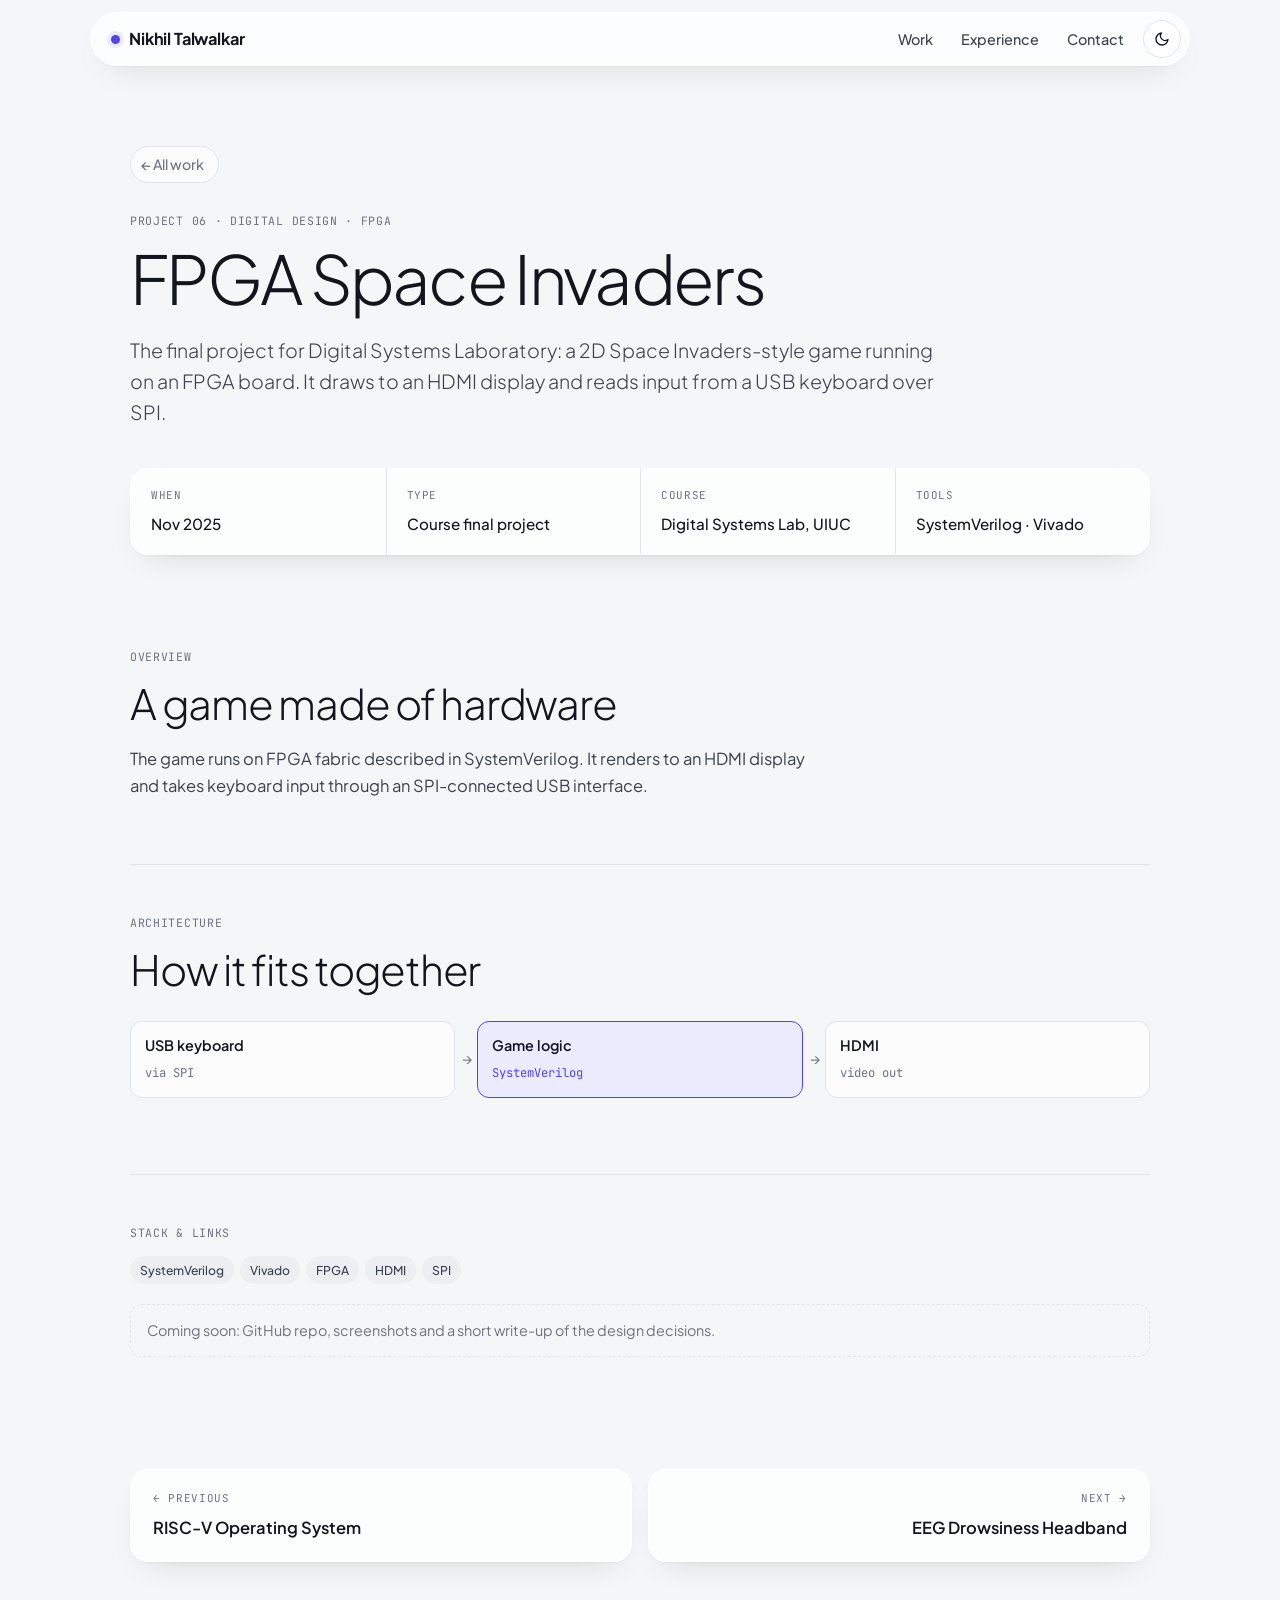
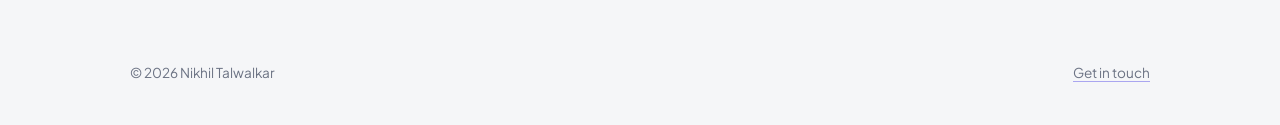
<file: projects/fpga-space-invaders.html>
<!doctype html>
<html lang="en">
<head>
  <meta charset="utf-8">
  <meta name="viewport" content="width=device-width, initial-scale=1">
  <title>FPGA Space Invaders · Nikhil Talwalkar</title>
  <meta name="description" content="A 2D Space Invaders-style game implemented on an FPGA with HDMI video output and a USB keyboard interface over SPI.">
    <link rel="icon" href="data:image/svg+xml,%3Csvg xmlns='http://www.w3.org/2000/svg' viewBox='0 0 32 32'%3E%3Crect width='32' height='32' rx='8' fill='%234f46e5'/%3E%3Ctext x='16' y='22' font-family='Georgia' font-size='17' fill='white' text-anchor='middle'%3ENT%3C/text%3E%3C/svg%3E">
  <link rel="preconnect" href="https://fonts.googleapis.com">
  <link rel="preconnect" href="https://fonts.gstatic.com" crossorigin>
  <link href="https://fonts.googleapis.com/css2?family=Plus+Jakarta+Sans:wght@300;400;500;600;700&family=JetBrains+Mono:wght@400&display=swap" rel="stylesheet">
  <link rel="stylesheet" href="../assets/style.css">
  <script src="../assets/site.js"></script>
</head>
<body>

<nav class="nav">
  <div class="wrap">
    <a class="brand" href="../index.html">Nikhil Talwalkar</a>
    <ul>
      <li><a href="../index.html#work">Work</a></li>
      <li class="hide-sm"><a href="../index.html#experience">Experience</a></li>
      <li><a href="../index.html#contact">Contact</a></li>
      <li><button class="theme-btn" type="button" aria-label="Toggle theme"></button></li>
    </ul>
  </div>
</nav>

<main>
  <header class="p-head">
    <div class="wrap">
      <a class="back" href="../index.html#work">← All work</a>
      <div class="eyebrow">Project 06 · Digital design · FPGA</div>
      <h1>FPGA Space Invaders</h1>
      <p class="lede">The final project for Digital Systems Laboratory: a 2D Space Invaders-style game running on an FPGA board. It draws to an HDMI display and reads input from a USB keyboard over SPI.</p>
      <dl class="facts"><div><dt>When</dt><dd>Nov 2025</dd></div><div><dt>Type</dt><dd>Course final project</dd></div><div><dt>Course</dt><dd>Digital Systems Lab, UIUC</dd></div><div><dt>Tools</dt><dd>SystemVerilog · Vivado</dd></div></dl>
    </div>
  </header>

  <div class="wrap p-body" style="padding-top:8px">

    <section>
      <div class="eyebrow">Overview</div>
      <h2>A game made of hardware</h2>
      <p class="read">The game runs on FPGA fabric described in SystemVerilog. It renders to an HDMI display and takes keyboard input through an SPI-connected USB interface. <!-- TODO: add how you structured the game logic, sprites and rendering --></p>
    </section>

    <section>
      <div class="eyebrow">Architecture</div>
      <h2>How it fits together</h2>
      <div class="flow"><div class="lane"><div class="node"><b>USB keyboard</b><span>via SPI</span></div><div class="node hi"><b>Game logic</b><span>SystemVerilog</span></div><div class="node"><b>HDMI</b><span>video out</span></div></div></div>
    </section>
    <section>
      <div class="eyebrow">Stack &amp; links</div>
      <ul class="chips" style="margin-bottom:20px"><li>SystemVerilog</li><li>Vivado</li><li>FPGA</li><li>HDMI</li><li>SPI</li></ul>
      <div class="todo-note">Coming soon: GitHub repo, screenshots and a short write-up of the design decisions. <!-- TODO: replace this note with links/figures --></div>
    </section>
  </div>

  <div class="wrap">
    <nav class="pager">
      <a href="riscv-os.html"><span>← Previous</span><b>RISC-V Operating System</b></a>
      <a class="next" href="eeg-drowsiness-headband.html"><span>Next →</span><b>EEG Drowsiness Headband</b></a>
    </nav>
  </div>
</main>

<footer>
  <div class="wrap">
    <span>© <span id="year">2026</span> Nikhil Talwalkar</span>
    <a href="../index.html#contact">Get in touch</a>
  </div>
</footer>
</body>
</html>
</file>
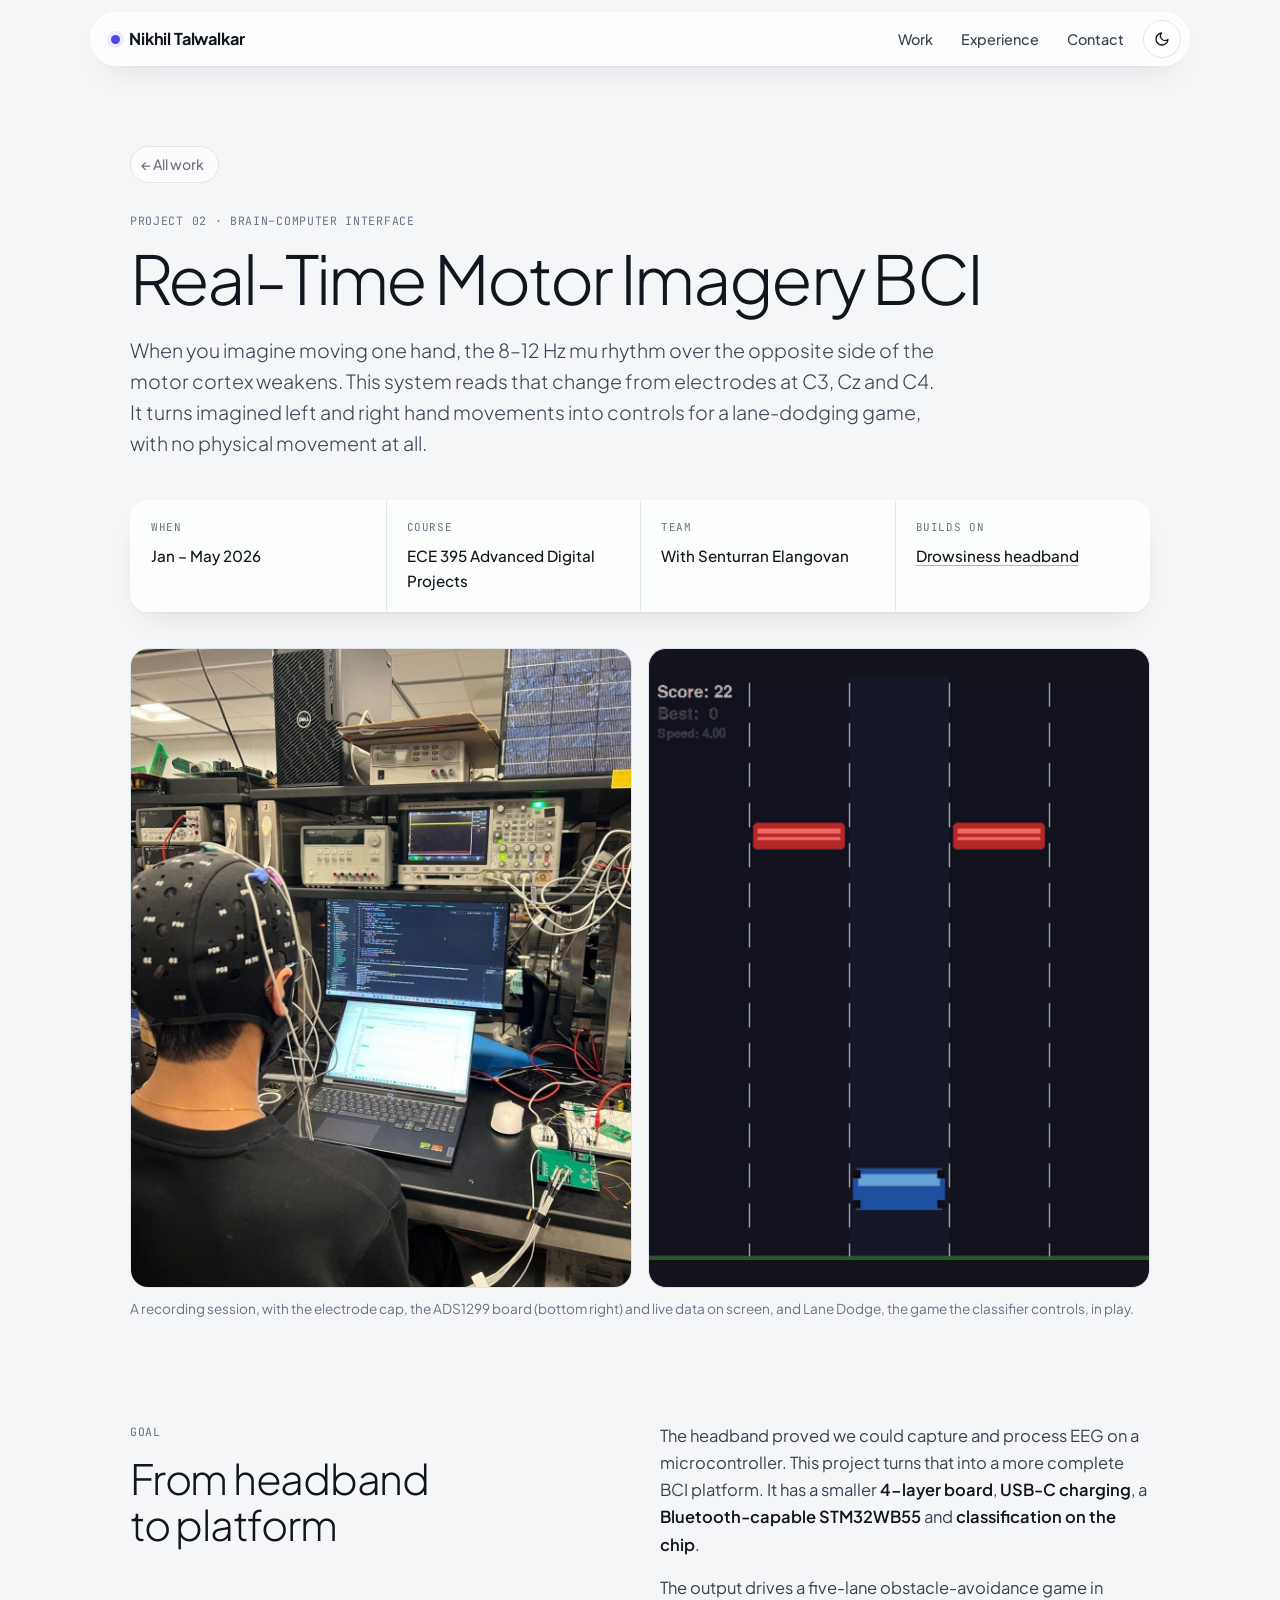
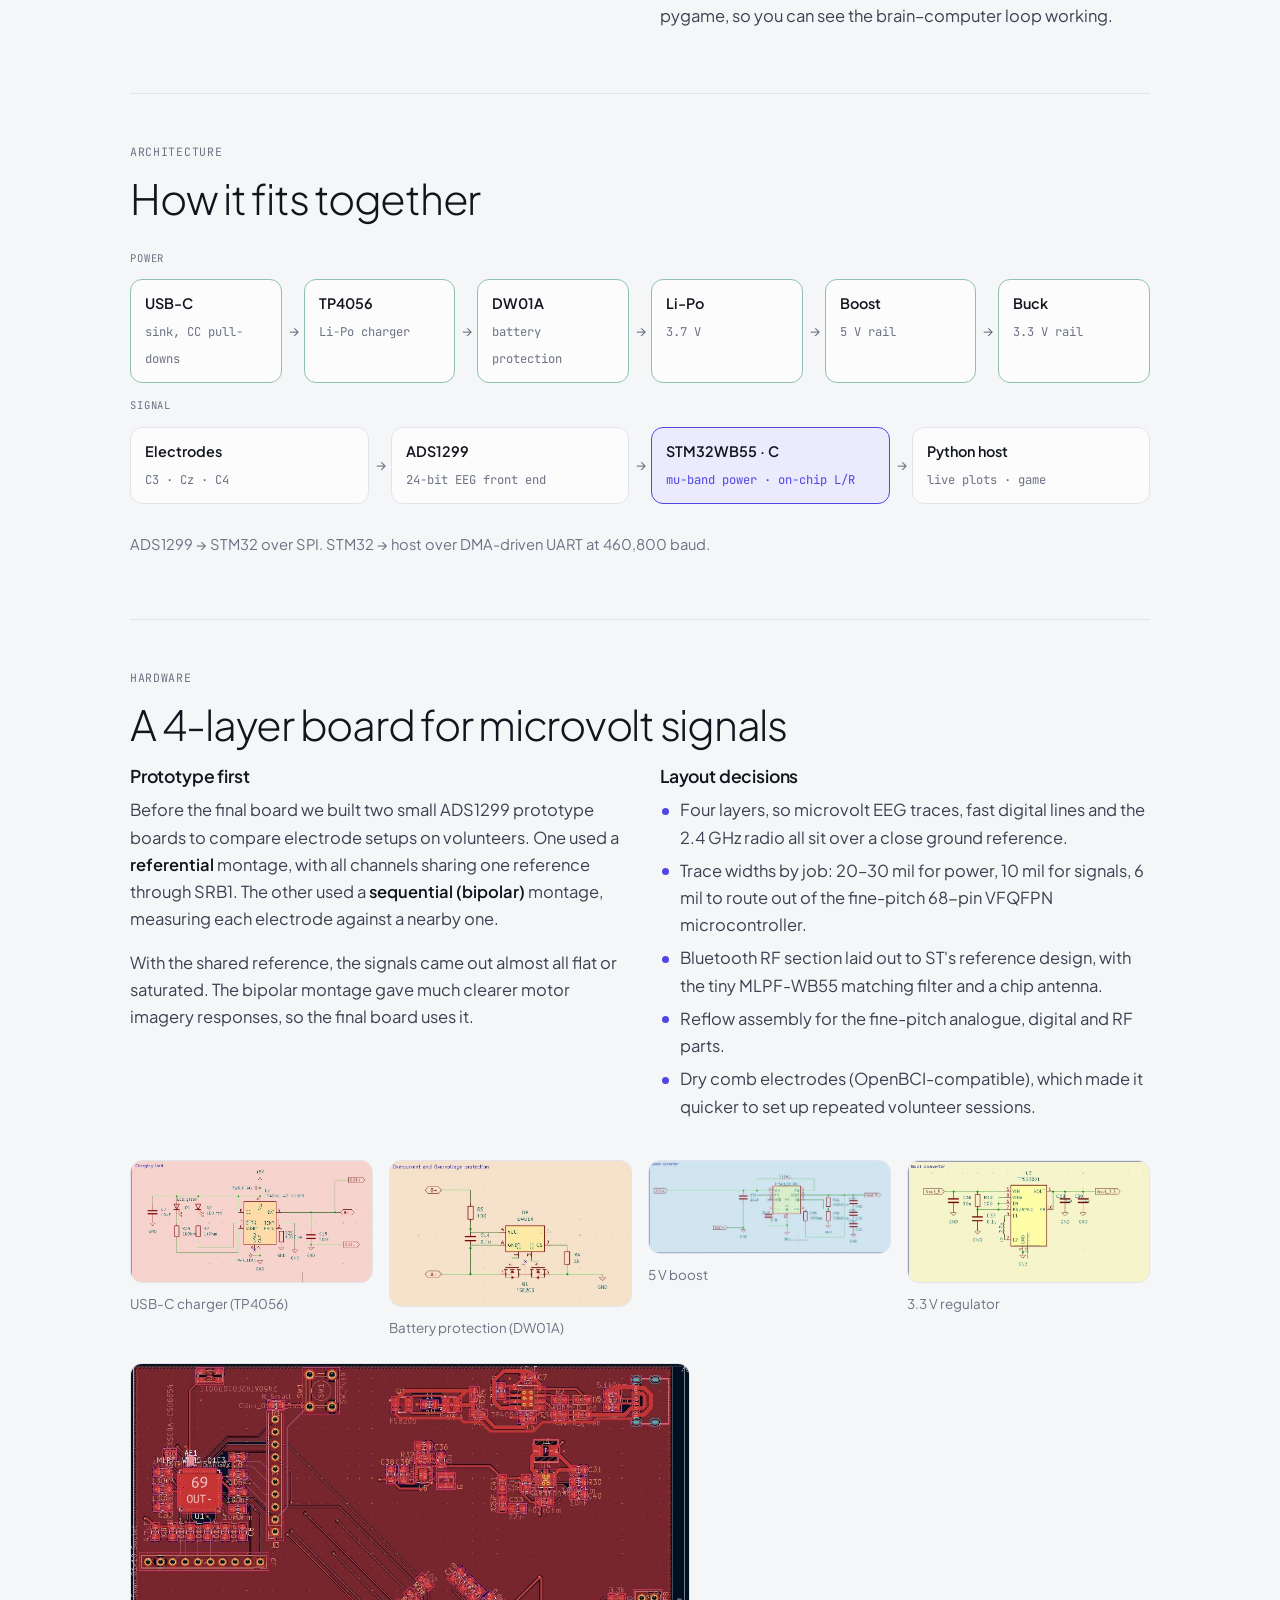
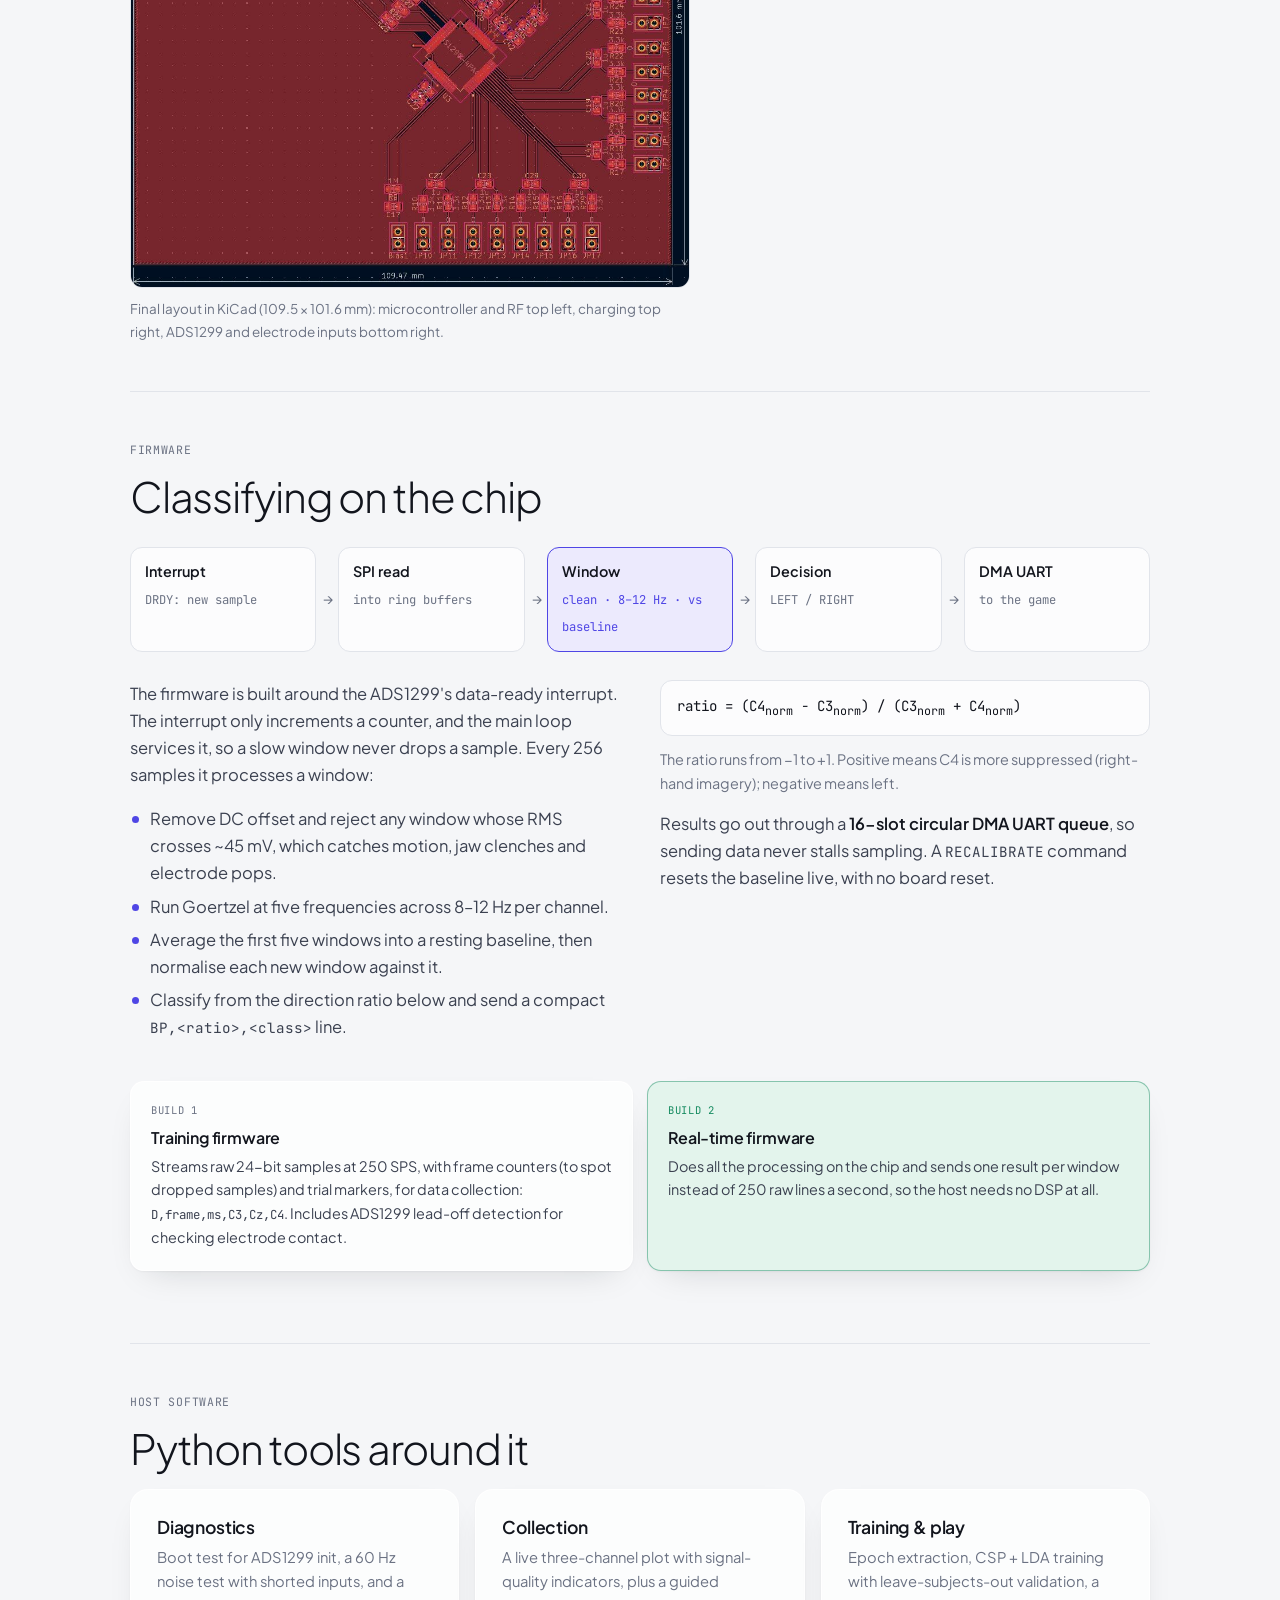
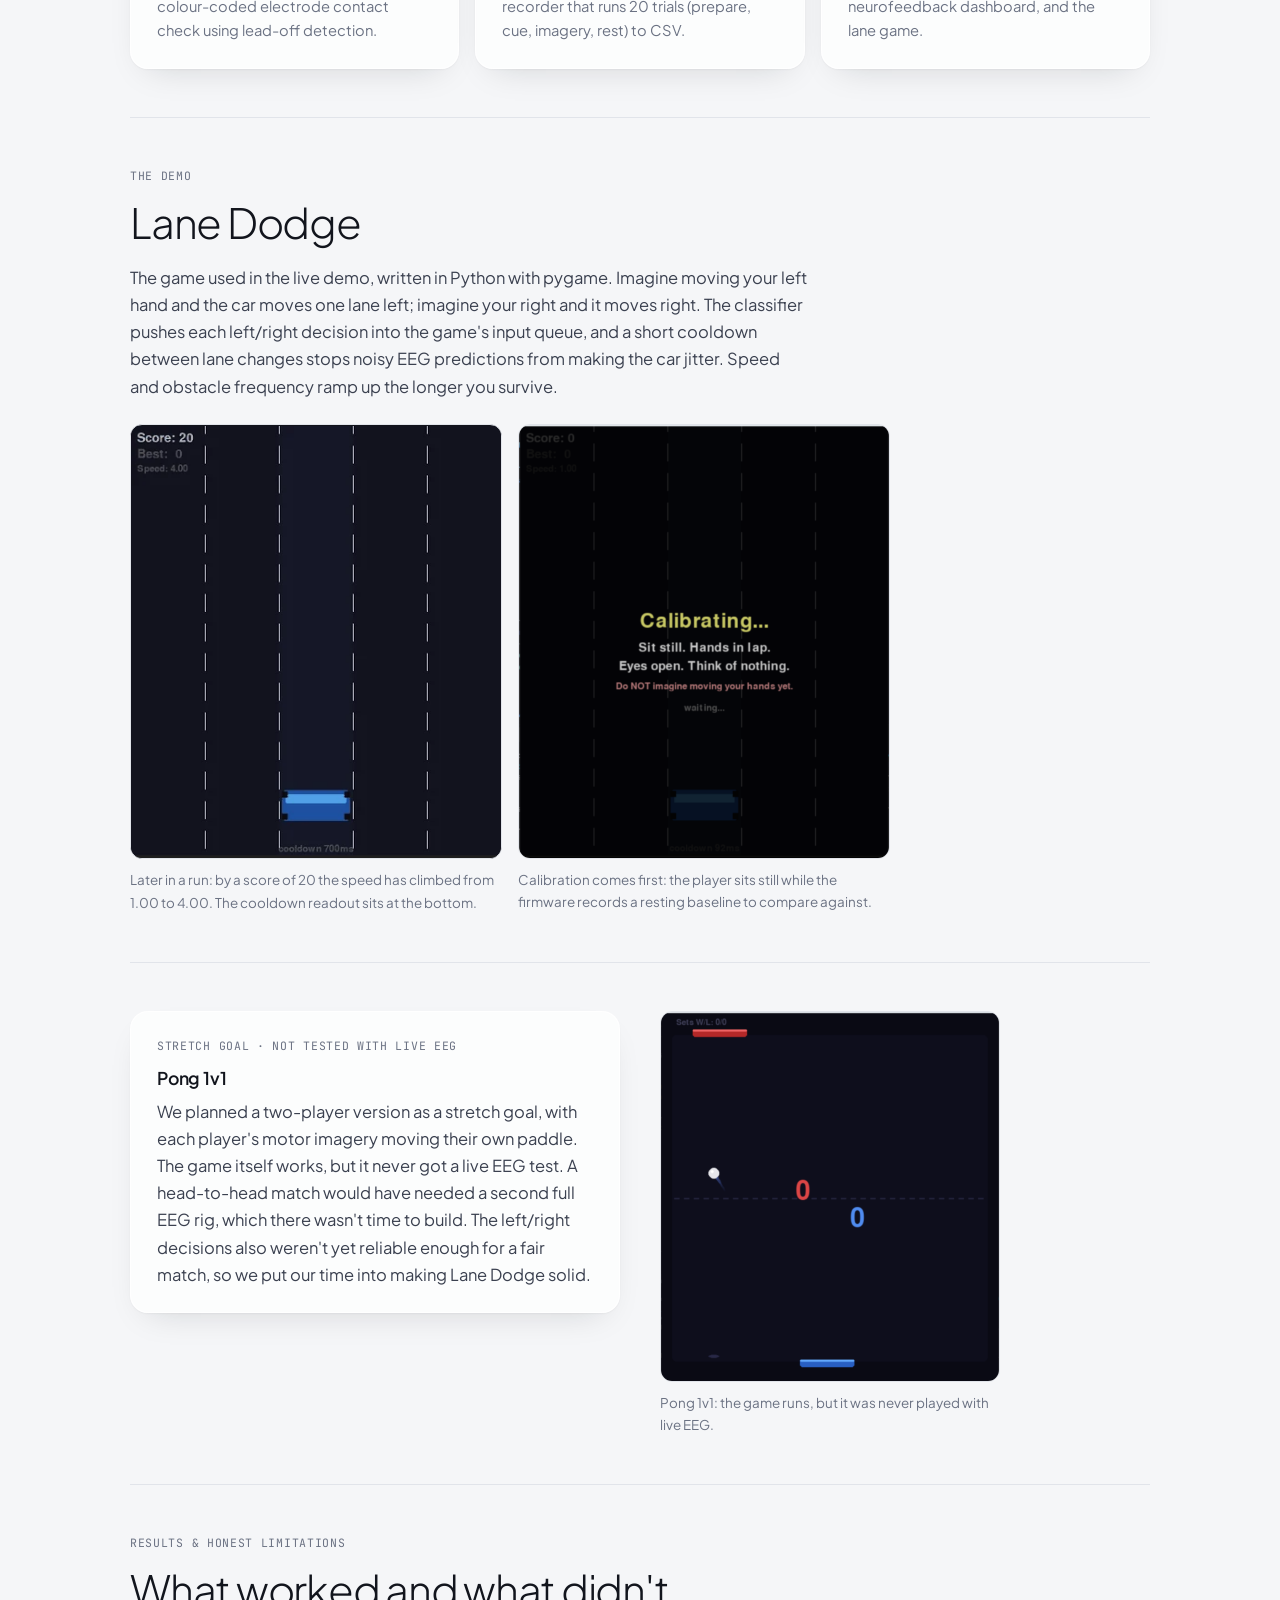
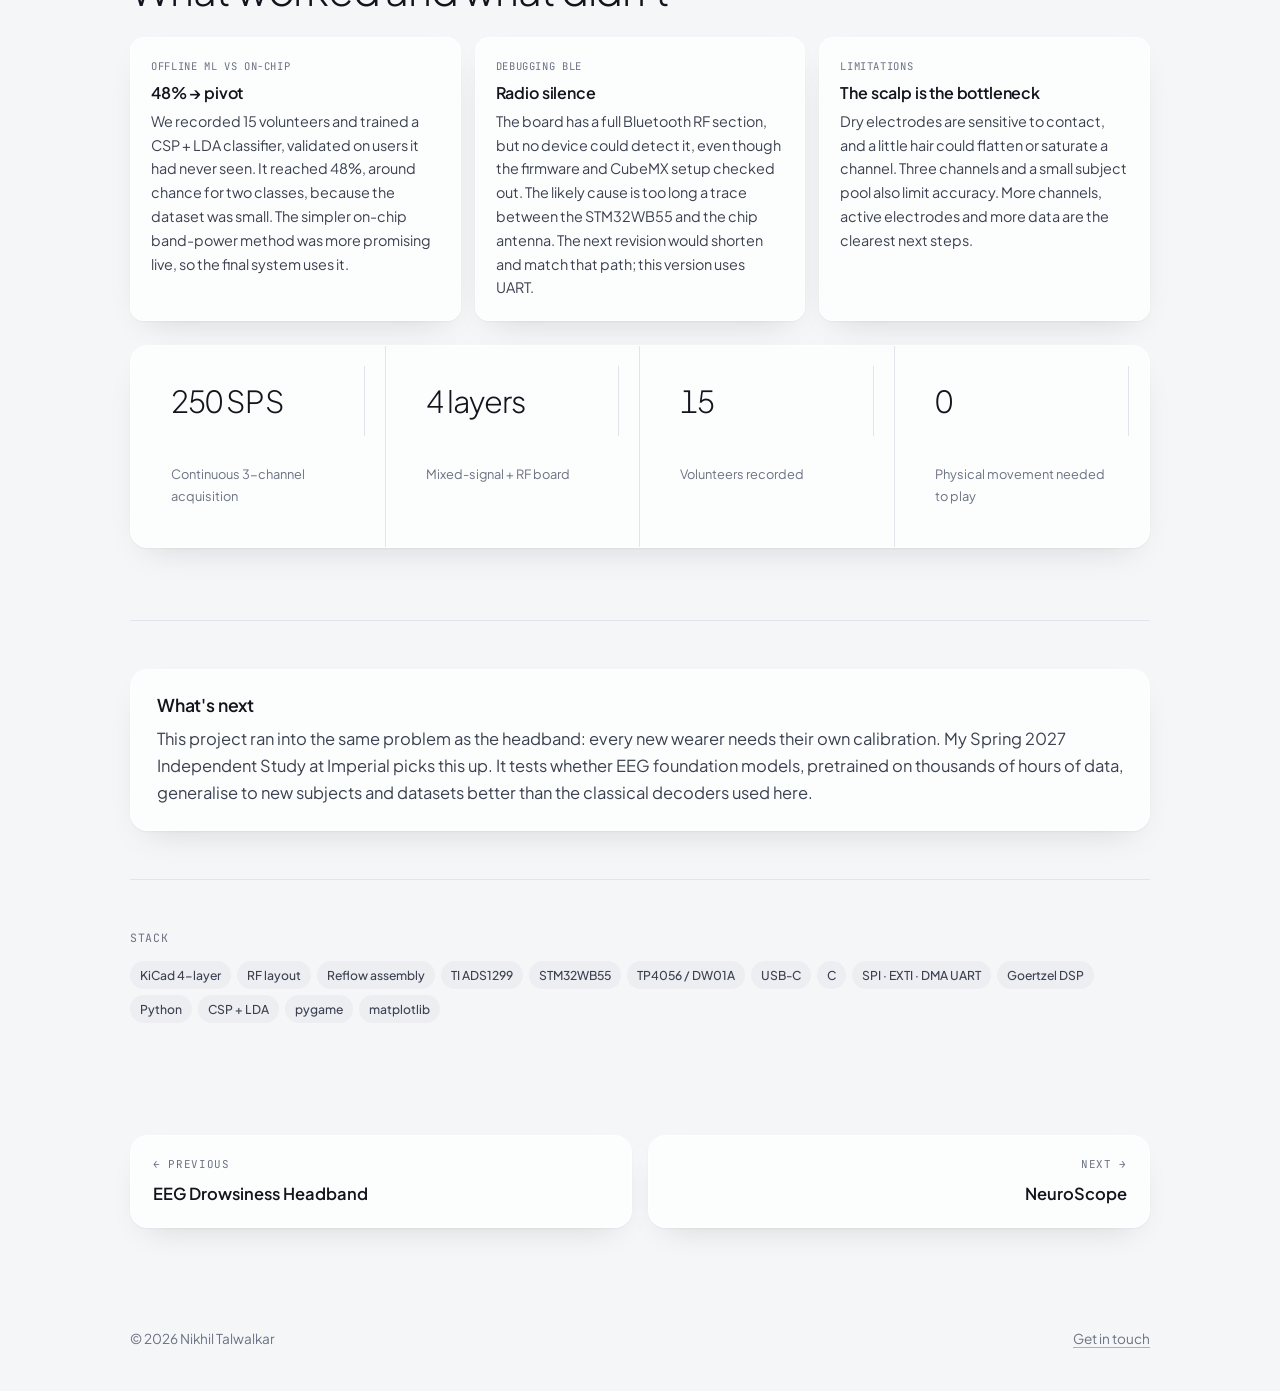
<file: projects/motor-imagery-bci.html>
<!doctype html>
<html lang="en">
<head>
  <meta charset="utf-8">
  <meta name="viewport" content="width=device-width, initial-scale=1">
  <title>Motor Imagery BCI · Nikhil Talwalkar</title>
  <meta name="description" content="A real-time motor imagery brain–computer interface: a 4-layer EEG board with on-chip classification that turns imagined hand movements into game controls.">
  <meta property="og:image" content="../assets/img/bci-session.jpg">
  <link rel="icon" href="data:image/svg+xml,%3Csvg xmlns='http://www.w3.org/2000/svg' viewBox='0 0 32 32'%3E%3Crect width='32' height='32' rx='8' fill='%234f46e5'/%3E%3Ctext x='16' y='22' font-family='Georgia' font-size='17' fill='white' text-anchor='middle'%3ENT%3C/text%3E%3C/svg%3E">
  <link rel="preconnect" href="https://fonts.googleapis.com">
  <link rel="preconnect" href="https://fonts.gstatic.com" crossorigin>
  <link href="https://fonts.googleapis.com/css2?family=Plus+Jakarta+Sans:wght@300;400;500;600;700&family=JetBrains+Mono:wght@400&display=swap" rel="stylesheet">
  <link rel="stylesheet" href="../assets/style.css">
  <script src="../assets/site.js"></script>
</head>
<body>

<nav class="nav">
  <div class="wrap">
    <a class="brand" href="../index.html">Nikhil Talwalkar</a>
    <ul>
      <li><a href="../index.html#work">Work</a></li>
      <li class="hide-sm"><a href="../index.html#experience">Experience</a></li>
      <li><a href="../index.html#contact">Contact</a></li>
      <li><button class="theme-btn" type="button" aria-label="Toggle theme"></button></li>
    </ul>
  </div>
</nav>

<main>
  <header class="p-head">
    <div class="wrap">
      <a class="back" href="../index.html#work">← All work</a>
      <div class="eyebrow">Project 02 · Brain–computer interface</div>
      <h1>Real-Time Motor Imagery BCI</h1>
      <p class="lede">When you imagine moving one hand, the 8–12 Hz mu rhythm over the opposite side of the motor cortex weakens. This system reads that change from electrodes at C3, Cz and C4. It turns imagined left and right hand movements into controls for a lane-dodging game, with no physical movement at all.</p>
      <dl class="facts">
        <div><dt>When</dt><dd>Jan – May 2026</dd></div>
        <div><dt>Course</dt><dd>ECE 395 Advanced Digital Projects</dd></div>
        <div><dt>Team</dt><dd>With Senturran Elangovan</dd></div>
        <div><dt>Builds on</dt><dd><a href="eeg-drowsiness-headband.html">Drowsiness headband</a></dd></div>
      </dl>
    </div>
  </header>

  <div class="wrap p-hero">
    <div class="gallery" style="--n:2;margin-top:0">
      <figure>
        <img src="../assets/img/bci-session.jpg" alt="A recording session: electrode cap on a volunteer, ADS1299 board on the bench, live EEG on the laptop" style="aspect-ratio:3/4;object-fit:cover">
      </figure>
      <figure>
        <img src="../assets/img/bci-lane-dodge.gif" alt="Animated Lane Dodge gameplay: a blue car switches lanes to dodge rows of red obstacles as the game speeds up" width="400" height="467" loading="lazy" style="aspect-ratio:3/4;object-fit:contain;background:#12131b">
      </figure>
    </div>
    <p class="muted" style="font-size:.85rem;margin-top:10px">A recording session, with the electrode cap, the ADS1299 board (bottom right) and live data on screen, and Lane Dodge, the game the classifier controls, in play.</p>
  </div>

  <div class="wrap p-body">

    <section>
      <div class="cols">
        <div>
          <div class="eyebrow">Goal</div>
          <h2>From headband to platform</h2>
        </div>
        <div>
          <p>The headband proved we could capture and process EEG on a microcontroller. This project turns that into a more complete BCI platform. It has a smaller <b>4-layer board</b>, <b>USB-C charging</b>, a <b>Bluetooth-capable STM32WB55</b> and <b>classification on the chip</b>.</p>
          <p>The output drives a five-lane obstacle-avoidance game in pygame, so you can see the brain–computer loop working.</p>
        </div>
      </div>
    </section>

    <section>
      <div class="eyebrow">Architecture</div>
      <h2>How it fits together</h2>
      <div class="flow">
        <div class="lane">
          <div class="lane-label">Power</div>
          <div class="node power"><b>USB-C</b><span>sink, CC pull-downs</span></div>
          <div class="node power"><b>TP4056</b><span>Li-Po charger</span></div>
          <div class="node power"><b>DW01A</b><span>battery protection</span></div>
          <div class="node power"><b>Li-Po</b><span>3.7 V</span></div>
          <div class="node power"><b>Boost</b><span>5 V rail</span></div>
          <div class="node power"><b>Buck</b><span>3.3 V rail</span></div>
        </div>
        <div class="lane">
          <div class="lane-label">Signal</div>
          <div class="node"><b>Electrodes</b><span>C3 · Cz · C4</span></div>
          <div class="node"><b>ADS1299</b><span>24-bit EEG front end</span></div>
          <div class="node hi"><b>STM32WB55 · C</b><span>mu-band power · on-chip L/R</span></div>
          <div class="node"><b>Python host</b><span>live plots · game</span></div>
        </div>
      </div>
      <p class="muted read" style="font-size:.92rem">ADS1299 → STM32 over SPI. STM32 → host over DMA-driven UART at 460,800 baud.</p>
    </section>

    <section>
      <div class="eyebrow">Hardware</div>
      <h2>A 4-layer board for microvolt signals</h2>
      <div class="cols">
        <div>
          <h3 style="margin-bottom:8px">Prototype first</h3>
          <p>Before the final board we built two small ADS1299 prototype boards to compare electrode setups on volunteers. One used a <b>referential</b> montage, with all channels sharing one reference through SRB1. The other used a <b>sequential (bipolar)</b> montage, measuring each electrode against a nearby one.</p>
          <p>With the shared reference, the signals came out almost all flat or saturated. The bipolar montage gave much clearer motor imagery responses, so the final board uses it.</p>
        </div>
        <div>
          <h3 style="margin-bottom:8px">Layout decisions</h3>
          <ul class="ticks">
            <li>Four layers, so microvolt EEG traces, fast digital lines and the 2.4 GHz radio all sit over a close ground reference.</li>
            <li>Trace widths by job: 20–30 mil for power, 10 mil for signals, 6 mil to route out of the fine-pitch 68-pin VFQFPN microcontroller.</li>
            <li>Bluetooth RF section laid out to ST's reference design, with the tiny MLPF-WB55 matching filter and a chip antenna.</li>
            <li>Reflow assembly for the fine-pitch analogue, digital and RF parts.</li>
            <li>Dry comb electrodes (OpenBCI-compatible), which made it quicker to set up repeated volunteer sessions.</li>
          </ul>
        </div>
      </div>
      <div class="gallery" style="--n:4">
        <figure><img src="../assets/img/sch-charger.jpg" alt="TP4056 USB-C charger schematic" loading="lazy"><figcaption>USB-C charger (TP4056)</figcaption></figure>
        <figure><img src="../assets/img/sch-protection.jpg" alt="DW01A battery protection schematic" loading="lazy"><figcaption>Battery protection (DW01A)</figcaption></figure>
        <figure><img src="../assets/img/sch-boost.jpg" alt="5 V boost converter schematic" loading="lazy"><figcaption>5 V boost</figcaption></figure>
        <figure><img src="../assets/img/sch-buck.jpg" alt="3.3 V buck regulator schematic" loading="lazy"><figcaption>3.3 V regulator</figcaption></figure>
      </div>
      <figure style="max-width:560px;margin-top:24px">
        <img src="../assets/img/bci-pcb-layout.jpg" alt="Final 4-layer KiCad layout" loading="lazy" style="background:#5b1a1a">
        <figcaption>Final layout in KiCad (109.5 × 101.6 mm): microcontroller and RF top left, charging top right, ADS1299 and electrode inputs bottom right.</figcaption>
      </figure>
    </section>

    <section>
      <div class="eyebrow">Firmware</div>
      <h2>Classifying on the chip</h2>
      <div class="flow">
        <div class="lane">
          <div class="node"><b>Interrupt</b><span>DRDY: new sample</span></div>
          <div class="node"><b>SPI read</b><span>into ring buffers</span></div>
          <div class="node hi"><b>Window</b><span>clean · 8–12 Hz · vs baseline</span></div>
          <div class="node"><b>Decision</b><span>LEFT / RIGHT</span></div>
          <div class="node"><b>DMA UART</b><span>to the game</span></div>
        </div>
      </div>
      <div class="cols">
        <div>
          <p>The firmware is built around the ADS1299's data-ready interrupt. The interrupt only increments a counter, and the main loop services it, so a slow window never drops a sample. Every 256 samples it processes a window:</p>
          <ul class="ticks">
            <li>Remove DC offset and reject any window whose RMS crosses ~45 mV, which catches motion, jaw clenches and electrode pops.</li>
            <li>Run Goertzel at five frequencies across 8–12 Hz per channel.</li>
            <li>Average the first five windows into a resting baseline, then normalise each new window against it.</li>
            <li>Classify from the direction ratio below and send a compact <code>BP,&lt;ratio&gt;,&lt;class&gt;</code> line.</li>
          </ul>
        </div>
        <div>
          <div class="formula">ratio = (C4<sub>norm</sub> − C3<sub>norm</sub>) / (C3<sub>norm</sub> + C4<sub>norm</sub>)</div>
          <p class="muted" style="font-size:.9rem">The ratio runs from −1 to +1. Positive means C4 is more suppressed (right-hand imagery); negative means left.</p>
          <p>Results go out through a <b>16-slot circular DMA UART queue</b>, so sending data never stalls sampling. A <code>RECALIBRATE</code> command resets the baseline live, with no board reset.</p>
        </div>
      </div>

      <div class="options" style="grid-template-columns:1fr 1fr">
        <div>
          <span class="tag">Build 1</span>
          <h3>Training firmware</h3>
          <p>Streams raw 24-bit samples at 250 SPS, with frame counters (to spot dropped samples) and trial markers, for data collection: <code>D,frame,ms,C3,Cz,C4</code>. Includes ADS1299 lead-off detection for checking electrode contact.</p>
        </div>
        <div class="pick">
          <span class="tag">Build 2</span>
          <h3>Real-time firmware</h3>
          <p>Does all the processing on the chip and sends one result per window instead of 250 raw lines a second, so the host needs no DSP at all.</p>
        </div>
      </div>
    </section>

    <section>
      <div class="eyebrow">Host software</div>
      <h2>Python tools around it</h2>
      <div class="gallery" style="--n:3;margin-top:0">
        <div class="panel"><h3>Diagnostics</h3><p class="muted" style="margin:6px 0 0;font-size:.92rem">Boot test for ADS1299 init, a 60 Hz noise test with shorted inputs, and a colour-coded electrode contact check using lead-off detection.</p></div>
        <div class="panel"><h3>Collection</h3><p class="muted" style="margin:6px 0 0;font-size:.92rem">A live three-channel plot with signal-quality indicators, plus a guided recorder that runs 20 trials (prepare, cue, imagery, rest) to CSV.</p></div>
        <div class="panel"><h3>Training &amp; play</h3><p class="muted" style="margin:6px 0 0;font-size:.92rem">Epoch extraction, CSP + LDA training with leave-subjects-out validation, a neurofeedback dashboard, and the lane game.</p></div>
      </div>
    </section>

    <section>
      <div class="eyebrow">The demo</div>
      <h2>Lane Dodge</h2>
      <p class="read">The game used in the live demo, written in Python with pygame. Imagine moving your left hand and the car moves one lane left; imagine your right and it moves right. The classifier pushes each left/right decision into the game's input queue, and a short cooldown between lane changes stops noisy EEG predictions from making the car jitter. Speed and obstacle frequency ramp up the longer you survive.</p>
      <div class="gallery" style="--n:2;max-width:760px">
        <figure>
          <img src="../assets/img/bci-game-lane-dodge-fast.png" alt="Lane Dodge later in a run: score 20, speed 4.00, the car in the middle lane" width="400" height="467" loading="lazy" style="aspect-ratio:598/700;object-fit:contain;background:#12131b">
          <figcaption>Later in a run: by a score of 20 the speed has climbed from 1.00 to 4.00. The cooldown readout sits at the bottom.</figcaption>
        </figure>
        <figure>
          <img src="../assets/img/bci-game-calibration.png" alt="Lane Dodge calibration screen reading: Calibrating. Sit still. Hands in lap. Eyes open. Think of nothing. Do NOT imagine moving your hands yet." width="601" height="703" loading="lazy">
          <figcaption>Calibration comes first: the player sits still while the firmware records a resting baseline to compare against.</figcaption>
        </figure>
      </div>
    </section>

    <section>
      <div class="cols">
        <div class="callout">
          <span class="eyebrow" style="margin-bottom:12px">Stretch goal · not tested with live EEG</span>
          <h3>Pong 1v1</h3>
          <p>We planned a two-player version as a stretch goal, with each player's motor imagery moving their own paddle. The game itself works, but it never got a live EEG test. A head-to-head match would have needed a second full EEG rig, which there wasn't time to build. The left/right decisions also weren't yet reliable enough for a fair match, so we put our time into making Lane Dodge solid.</p>
        </div>
        <figure style="max-width:340px">
          <img src="../assets/img/bci-game-pong.png" alt="Pong 1v1: a red paddle at the top, a blue paddle at the bottom, a ball in play and a score of 0 to 0" width="619" height="676" loading="lazy">
          <figcaption>Pong 1v1: the game runs, but it was never played with live EEG.</figcaption>
        </figure>
      </div>
    </section>

    <section>
      <div class="eyebrow">Results &amp; honest limitations</div>
      <h2>What worked and what didn't</h2>
      <div class="options">
        <div>
          <span class="tag">Offline ML vs on-chip</span>
          <h3>48% → pivot</h3>
          <p>We recorded 15 volunteers and trained a CSP + LDA classifier, validated on users it had never seen. It reached 48%, around chance for two classes, because the dataset was small. The simpler on-chip band-power method was more promising live, so the final system uses it.</p>
        </div>
        <div>
          <span class="tag">Debugging BLE</span>
          <h3>Radio silence</h3>
          <p>The board has a full Bluetooth RF section, but no device could detect it, even though the firmware and CubeMX setup checked out. The likely cause is too long a trace between the STM32WB55 and the chip antenna. The next revision would shorten and match that path; this version uses UART.</p>
        </div>
        <div>
          <span class="tag">Limitations</span>
          <h3>The scalp is the bottleneck</h3>
          <p>Dry electrodes are sensitive to contact, and a little hair could flatten or saturate a channel. Three channels and a small subject pool also limit accuracy. More channels, active electrodes and more data are the clearest next steps.</p>
        </div>
      </div>
      <div class="metrics" style="grid-template-columns:repeat(4,1fr)">
        <div><div class="v">250 SPS</div><div class="k">Continuous 3-channel acquisition</div></div>
        <div><div class="v">4 layers</div><div class="k">Mixed-signal + RF board</div></div>
        <div><div class="v">15</div><div class="k">Volunteers recorded</div></div>
        <div><div class="v">0</div><div class="k">Physical movement needed to play</div></div>
      </div>
    </section>

    <section>
      <div class="callout">
        <h3>What's next</h3>
        <p>This project ran into the same problem as the headband: every new wearer needs their own calibration. My Spring 2027 Independent Study at Imperial picks this up. It tests whether EEG foundation models, pretrained on thousands of hours of data, generalise to new subjects and datasets better than the classical decoders used here.</p>
      </div>
    </section>

    <section>
      <div class="eyebrow">Stack</div>
      <ul class="chips">
        <li>KiCad 4-layer</li><li>RF layout</li><li>Reflow assembly</li><li>TI ADS1299</li><li>STM32WB55</li><li>TP4056 / DW01A</li><li>USB-C</li><li>C</li><li>SPI · EXTI · DMA UART</li><li>Goertzel DSP</li><li>Python</li><li>CSP + LDA</li><li>pygame</li><li>matplotlib</li>
      </ul>
      <!-- TODO: add links once available, e.g. GitHub repo, demo video of the lane game -->
    </section>
  </div>

  <div class="wrap">
    <nav class="pager">
      <a href="eeg-drowsiness-headband.html"><span>← Previous</span><b>EEG Drowsiness Headband</b></a>
      <a class="next" href="eeg-aio.html"><span>Next →</span><b>NeuroScope</b></a>
    </nav>
  </div>
</main>

<footer>
  <div class="wrap">
    <span>© <span id="year">2026</span> Nikhil Talwalkar</span>
    <a href="../index.html#contact">Get in touch</a>
  </div>
</footer>
</body>
</html>
</file>
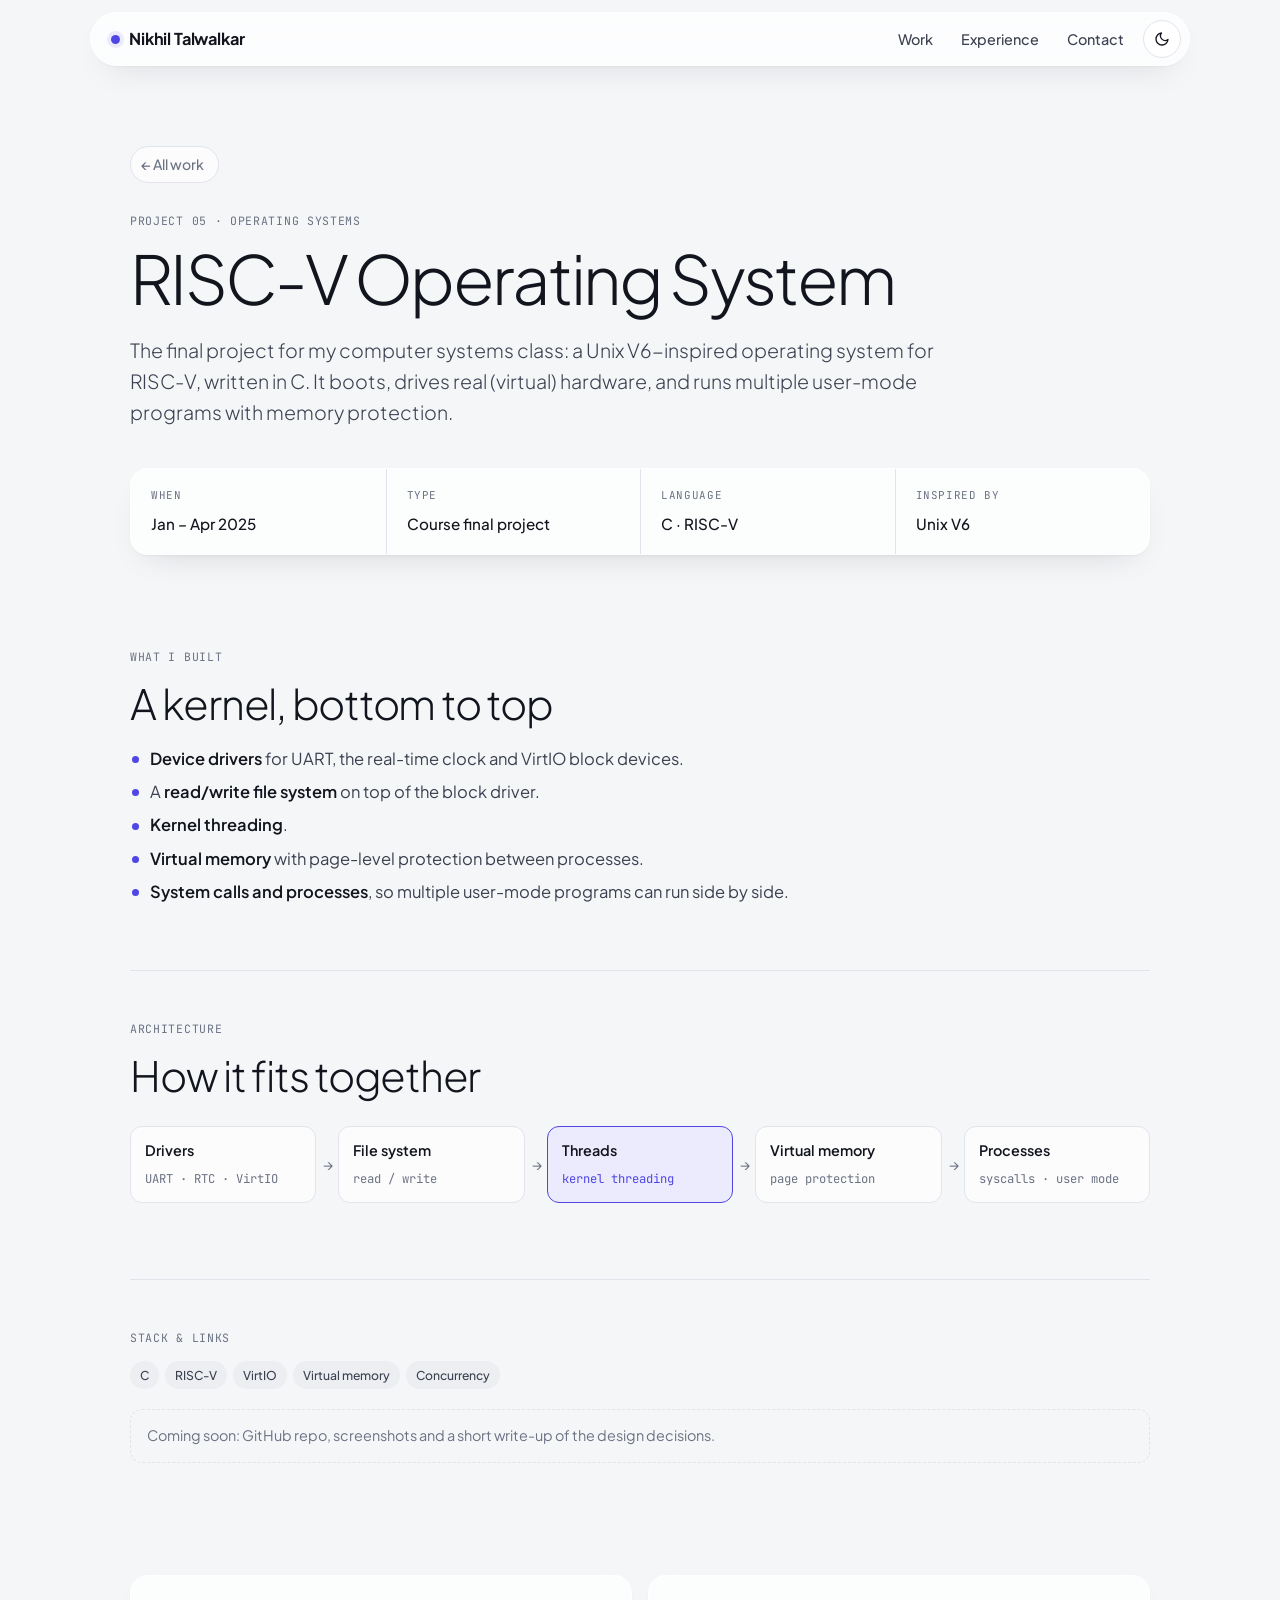
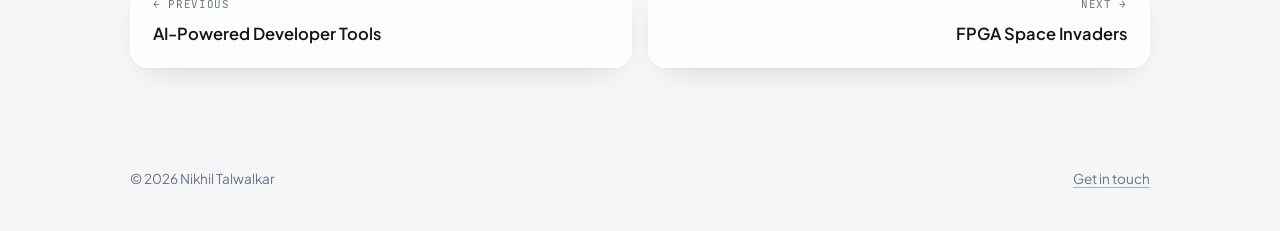
<file: projects/riscv-os.html>
<!doctype html>
<html lang="en">
<head>
  <meta charset="utf-8">
  <meta name="viewport" content="width=device-width, initial-scale=1">
  <title>RISC-V OS · Nikhil Talwalkar</title>
  <meta name="description" content="A Unix V6-inspired RISC-V operating system in C with device drivers, a file system, kernel threads, virtual memory and user processes.">
    <link rel="icon" href="data:image/svg+xml,%3Csvg xmlns='http://www.w3.org/2000/svg' viewBox='0 0 32 32'%3E%3Crect width='32' height='32' rx='8' fill='%234f46e5'/%3E%3Ctext x='16' y='22' font-family='Georgia' font-size='17' fill='white' text-anchor='middle'%3ENT%3C/text%3E%3C/svg%3E">
  <link rel="preconnect" href="https://fonts.googleapis.com">
  <link rel="preconnect" href="https://fonts.gstatic.com" crossorigin>
  <link href="https://fonts.googleapis.com/css2?family=Plus+Jakarta+Sans:wght@300;400;500;600;700&family=JetBrains+Mono:wght@400&display=swap" rel="stylesheet">
  <link rel="stylesheet" href="../assets/style.css">
  <script src="../assets/site.js"></script>
</head>
<body>

<nav class="nav">
  <div class="wrap">
    <a class="brand" href="../index.html">Nikhil Talwalkar</a>
    <ul>
      <li><a href="../index.html#work">Work</a></li>
      <li class="hide-sm"><a href="../index.html#experience">Experience</a></li>
      <li><a href="../index.html#contact">Contact</a></li>
      <li><button class="theme-btn" type="button" aria-label="Toggle theme"></button></li>
    </ul>
  </div>
</nav>

<main>
  <header class="p-head">
    <div class="wrap">
      <a class="back" href="../index.html#work">← All work</a>
      <div class="eyebrow">Project 05 · Operating systems</div>
      <h1>RISC-V Operating System</h1>
      <p class="lede">The final project for my computer systems class: a Unix V6-inspired operating system for RISC-V, written in C. It boots, drives real (virtual) hardware, and runs multiple user-mode programs with memory protection.</p>
      <dl class="facts"><div><dt>When</dt><dd>Jan – Apr 2025</dd></div><div><dt>Type</dt><dd>Course final project</dd></div><div><dt>Language</dt><dd>C · RISC-V</dd></div><div><dt>Inspired by</dt><dd>Unix V6</dd></div></dl>
    </div>
  </header>

  <div class="wrap p-body" style="padding-top:8px">

    <section>
      <div class="eyebrow">What I built</div>
      <h2>A kernel, bottom to top</h2>
      <ul class="ticks read">
        <li><b>Device drivers</b> for UART, the real-time clock and VirtIO block devices.</li>
        <li>A <b>read/write file system</b> on top of the block driver.</li>
        <li><b>Kernel threading</b>.</li>
        <li><b>Virtual memory</b> with page-level protection between processes.</li>
        <li><b>System calls and processes</b>, so multiple user-mode programs can run side by side.</li>
      </ul>
    </section>

    <section>
      <div class="eyebrow">Architecture</div>
      <h2>How it fits together</h2>
      <div class="flow"><div class="lane"><div class="node"><b>Drivers</b><span>UART · RTC · VirtIO</span></div><div class="node"><b>File system</b><span>read / write</span></div><div class="node hi"><b>Threads</b><span>kernel threading</span></div><div class="node"><b>Virtual memory</b><span>page protection</span></div><div class="node"><b>Processes</b><span>syscalls · user mode</span></div></div></div>
    </section>
    <section>
      <div class="eyebrow">Stack &amp; links</div>
      <ul class="chips" style="margin-bottom:20px"><li>C</li><li>RISC-V</li><li>VirtIO</li><li>Virtual memory</li><li>Concurrency</li></ul>
      <div class="todo-note">Coming soon: GitHub repo, screenshots and a short write-up of the design decisions. <!-- TODO: replace this note with links/figures --></div>
    </section>
  </div>

  <div class="wrap">
    <nav class="pager">
      <a href="ai-dev-tools.html"><span>← Previous</span><b>AI-Powered Developer Tools</b></a>
      <a class="next" href="fpga-space-invaders.html"><span>Next →</span><b>FPGA Space Invaders</b></a>
    </nav>
  </div>
</main>

<footer>
  <div class="wrap">
    <span>© <span id="year">2026</span> Nikhil Talwalkar</span>
    <a href="../index.html#contact">Get in touch</a>
  </div>
</footer>
</body>
</html>
</file>
<file: assets/style.css>
/* ==========================================================
   Nikhil Talwalkar — personal site, v2
   Layout: airy single column, floating glass pill nav, wide alternating
   project rows, quiet list for smaller work. Shares NeuroScope's type
   (Plus Jakarta Sans, light weights) and glass surfaces on a plain ground.
   ========================================================== */

:root {
  --bg: #f5f6f8;            /* plain cool grey-white */
  --surface: #ffffff;
  --glass: rgba(255, 255, 255, 0.72);
  --glass-edge: rgba(255, 255, 255, 0.9);
  --surface-2: #eceef2;
  --ink: #12151d;
  --ink-2: #3b4150;
  --muted: #6b7283;
  --line: #e1e4ea;
  --accent: #4f46e5;        /* NeuroScope indigo, used sparingly */
  --accent-soft: #eceafd;
  --green: #148a5f;
  --green-soft: #e3f4ec;
  --trace: #9aa1b2;
  --shadow: 0 1px 2px rgba(18, 21, 29, 0.04), 0 14px 34px -18px rgba(18, 21, 29, 0.18);

  --sans: "Plus Jakarta Sans", Inter, system-ui, -apple-system, "Segoe UI", sans-serif;
  --mono: "JetBrains Mono", ui-monospace, "SF Mono", Menlo, monospace;
  --serif: var(--sans);

  --max: 1100px;
  --read: 680px;
  --radius: 18px;
  --gutter: clamp(16px, 4vw, 40px);
}

@media (prefers-color-scheme: dark) {
  :root:not([data-theme="light"]) {
    --bg: #0e1015;
    --surface: #161921;
    --glass: rgba(24, 27, 36, 0.72);
    --glass-edge: rgba(255, 255, 255, 0.06);
    --surface-2: #1d212b;
    --ink: #eceef3;
    --ink-2: #c3c8d4;
    --muted: #8d94a5;
    --line: #262a35;
    --accent: #8f95ff;
    --accent-soft: #232546;
    --green: #4cc493;
    --green-soft: #15291f;
    --trace: #4c5263;
    --shadow: 0 1px 2px rgba(0, 0, 0, 0.3), 0 14px 34px -18px rgba(0, 0, 0, 0.6);
    color-scheme: dark;
  }
}
:root[data-theme="dark"] {
  --bg: #0e1015;
  --surface: #161921;
  --glass: rgba(24, 27, 36, 0.72);
  --glass-edge: rgba(255, 255, 255, 0.06);
  --surface-2: #1d212b;
  --ink: #eceef3;
  --ink-2: #c3c8d4;
  --muted: #8d94a5;
  --line: #262a35;
  --accent: #8f95ff;
  --accent-soft: #232546;
  --green: #4cc493;
  --green-soft: #15291f;
  --trace: #4c5263;
  --shadow: 0 1px 2px rgba(0, 0, 0, 0.3), 0 14px 34px -18px rgba(0, 0, 0, 0.6);
  color-scheme: dark;
}

*, *::before, *::after { box-sizing: border-box; }
html { -webkit-text-size-adjust: 100%; scroll-behavior: smooth; scroll-padding-top: 90px; }
body::before { content: ""; position: fixed; inset: 0 0 auto; height: env(safe-area-inset-top, 0px); z-index: 60; background: var(--bg); }
body {
  margin: 0;
  background: var(--bg);
  color: var(--ink-2);
  font-family: var(--sans);
  font-size: 16.5px;
  font-weight: 400;
  line-height: 1.65;
  -webkit-font-smoothing: antialiased;
  overflow-x: hidden;
}
img { max-width: 100%; height: auto; display: block; }
a { color: inherit; text-decoration-color: color-mix(in srgb, var(--accent) 45%, transparent); text-underline-offset: 3px; }
a:hover { color: var(--accent); }
::selection { background: var(--accent-soft); }
code { font-family: var(--mono); font-size: 0.86em; }

.wrap {
  max-width: var(--max); margin: 0 auto;
  padding-left: max(var(--gutter), env(safe-area-inset-left, 0px));
  padding-right: max(var(--gutter), env(safe-area-inset-right, 0px));
}
.read { max-width: var(--read); }

/* ---------- type ---------- */
h1, h2, h3 { color: var(--ink); text-wrap: balance; margin: 0; }
h1 { font-size: clamp(2.8rem, 7.5vw, 5.2rem); font-weight: 300; line-height: 1.02; letter-spacing: -0.04em; }
h2 { font-size: clamp(1.8rem, 3.8vw, 2.6rem); font-weight: 300; line-height: 1.12; letter-spacing: -0.03em; }
h3 { font-size: 1.1rem; font-weight: 600; line-height: 1.3; letter-spacing: -0.01em; }
p { margin: 0 0 1em; }
b, strong { font-weight: 600; color: var(--ink); }
.lede { font-size: clamp(1.08rem, 1.8vw, 1.22rem); font-weight: 300; color: var(--ink-2); line-height: 1.6; }
.muted { color: var(--muted); }
.eyebrow {
  font-family: var(--mono); font-size: 0.72rem; letter-spacing: 0.06em; text-transform: uppercase;
  color: var(--muted); margin-bottom: 14px; display: block;
}
em.serif { font-style: normal; color: var(--accent); }

/* ---------- floating pill nav ---------- */
.nav {
  position: sticky; top: calc(env(safe-area-inset-top, 0px) + 12px); z-index: 50;
  padding: 0 max(16px, env(safe-area-inset-left, 0px)) 0 max(16px, env(safe-area-inset-right, 0px));
  margin-top: 12px;
}
.nav > .wrap {
  display: flex; align-items: center; justify-content: space-between; gap: 12px;
  width: min(var(--max), 100%); height: 54px;
  padding: 0 8px 0 20px;
  background: var(--glass); border: 1px solid var(--glass-edge); border-radius: 999px;
  backdrop-filter: blur(16px) saturate(1.4); -webkit-backdrop-filter: blur(16px) saturate(1.4);
  box-shadow: var(--shadow);
}
.brand { font-weight: 700; font-size: 1.02rem; color: var(--ink); text-decoration: none; letter-spacing: -0.01em; white-space: nowrap; display: inline-flex; align-items: center; gap: 9px; }
.brand span { display: none; }
.brand::before { content: ""; width: 9px; height: 9px; border-radius: 50%; background: var(--accent); box-shadow: 0 0 0 4px var(--accent-soft); }
.nav ul { list-style: none; display: flex; gap: 2px; margin: 0; padding: 0; align-items: center; }
.nav ul a { text-decoration: none; font-size: 0.9rem; font-weight: 500; color: var(--ink-2); padding: 7px 13px; border-radius: 999px; }
.nav ul a:hover { background: var(--accent-soft); color: var(--accent); }
.theme-btn {
  border: 1px solid var(--line); background: var(--surface); color: var(--ink);
  width: 38px; height: 38px; border-radius: 50%; cursor: pointer; display: grid; place-items: center; margin-left: 4px; flex: none;
}
.theme-btn svg { width: 16px; height: 16px; }
@media (max-width: 720px) { .nav ul li.hide-sm { display: none; } .nav ul a { padding: 7px 9px; } }

:focus-visible { outline: 2px solid var(--accent); outline-offset: 3px; border-radius: 6px; }

/* ---------- buttons / chips ---------- */
.btns { display: flex; flex-wrap: wrap; gap: 10px; }
.btn {
  display: inline-flex; align-items: center; gap: 8px; text-decoration: none;
  font-size: 0.92rem; font-weight: 500; padding: 10px 18px; border-radius: 999px;
  border: 1px solid var(--line); background: var(--surface); color: var(--ink);
  transition: transform .15s, box-shadow .15s, border-color .15s;
}
.btn:hover { color: var(--ink); transform: translateY(-1px); box-shadow: var(--shadow); }
.btn.primary { background: var(--accent); color: #fff; border-color: transparent; }
.btn.primary:hover { color: #fff; }
.btn svg { width: 16px; height: 16px; }
.btn.todo { border-style: dashed; color: var(--muted); background: transparent; }

.chips { display: flex; flex-wrap: wrap; gap: 6px; list-style: none; padding: 0; margin: 0; }
.chips li {
  font-size: 0.76rem; font-weight: 500; padding: 4px 10px; border-radius: 999px;
  background: var(--surface-2); color: var(--ink-2); white-space: nowrap;
}

.status {
  display: inline-flex; align-items: center; gap: 9px; font-size: 0.82rem; font-weight: 500;
  padding: 6px 14px 6px 11px; border-radius: 999px; background: var(--glass); border: 1px solid var(--line); color: var(--ink-2);
}
.status i { width: 7px; height: 7px; border-radius: 50%; background: var(--green); box-shadow: 0 0 0 4px var(--green-soft); }

/* ---------- sections ---------- */
section { padding-top: clamp(56px, 8vw, 96px); padding-bottom: clamp(56px, 8vw, 96px); }
.sec-head { display: flex; justify-content: space-between; align-items: end; gap: 24px; margin-bottom: 36px; flex-wrap: wrap; }
.sec-head p { max-width: 420px; margin: 0; color: var(--muted); }

.glass {
  background: var(--glass); border: 1px solid var(--glass-edge); border-radius: var(--radius);
  backdrop-filter: blur(14px); -webkit-backdrop-filter: blur(14px); box-shadow: var(--shadow);
}

/* ---------- hero ---------- */
.hero { padding-top: clamp(48px, 8vw, 96px); padding-bottom: 32px; }
.hero-grid { display: grid; grid-template-columns: minmax(0, 1.5fr) minmax(0, 1fr); gap: clamp(28px, 5vw, 64px); align-items: center; }
.hero h1 b { font-weight: 600; color: var(--ink); }
.hero .lede { margin: 24px 0 24px; max-width: 36ch; }
.portrait { margin: 0; padding: 10px; }
.portrait img { border-radius: 12px; aspect-ratio: 1 / 1.05; object-fit: cover; width: 100%; }
.portrait figcaption { font-size: 0.78rem; color: var(--muted); padding: 10px 4px 2px; }
@media (max-width: 820px) { .hero-grid { grid-template-columns: 1fr; } .portrait { max-width: 400px; } }


/* ---------- now ---------- */
.now-card { display: grid; grid-template-columns: minmax(0, 1.4fr) minmax(0, 1fr); gap: clamp(24px, 4vw, 56px); padding: clamp(24px, 4vw, 44px); }
.now-card .big { font-size: clamp(1.4rem, 2.6vw, 1.9rem); font-weight: 300; line-height: 1.32; letter-spacing: -0.02em; color: var(--ink); margin: 0 0 16px; }
.now-card .big b { font-weight: 500; color: var(--accent); }
.now-side { border-left: 1px solid var(--line); padding-left: clamp(20px, 3vw, 40px); display: flex; flex-direction: column; gap: 18px; justify-content: center; }
.now-side p { margin: 0; font-size: 0.95rem; }
@media (max-width: 760px) { .now-card { grid-template-columns: 1fr; } .now-side { border-left: 0; padding-left: 0; border-top: 1px solid var(--line); padding-top: 20px; } }

/* ---------- project rows ---------- */
.rows { display: grid; gap: clamp(40px, 6vw, 72px); }
.row { display: grid; grid-template-columns: minmax(0, 1.15fr) minmax(0, 1fr); gap: clamp(24px, 4vw, 56px); align-items: center; text-decoration: none; color: inherit; }
.row:nth-child(even) .row-media { order: 2; }
.row-media { padding: 8px; overflow: hidden; }
.row-media img { border-radius: 12px; width: 100%; aspect-ratio: 16 / 11; object-fit: cover; transition: transform .5s ease; }
.row:hover .row-media img { transform: scale(1.02); }
.row:hover { color: inherit; }
.row .meta { font-family: var(--mono); font-size: 0.72rem; color: var(--muted); text-transform: uppercase; letter-spacing: .05em; margin-bottom: 10px; }
.row h3 { font-size: clamp(1.5rem, 2.6vw, 2rem); font-weight: 300; letter-spacing: -0.025em; margin-bottom: 12px; }
.row p { color: var(--ink-2); }
.row .chips { margin: 18px 0 20px; }
.row .go { font-size: 0.9rem; font-weight: 600; color: var(--accent); display: inline-flex; gap: 6px; align-items: center; }
.row .go::after { content: "→"; transition: transform .2s; }
.row:hover .go::after { transform: translateX(4px); }
.badge { display: inline-block; font-size: 0.75rem; font-weight: 600; padding: 4px 11px; border-radius: 999px; background: var(--green-soft); color: var(--green); margin-bottom: 12px; }
@media (max-width: 760px) { .row { grid-template-columns: 1fr; } .row:nth-child(even) .row-media { order: 0; } }

/* compact list (smaller projects, experience) */
.list { list-style: none; margin: 0; padding: 0; border-top: 1px solid var(--line); }
.list > li { border-bottom: 1px solid var(--line); }
.list a.item, .list .item { display: grid; grid-template-columns: 90px minmax(0, 1fr) minmax(0, 1.3fr) 24px; gap: 20px; align-items: baseline; padding: 20px 4px; text-decoration: none; color: inherit; }
.list a.item:hover { color: inherit; background: var(--glass); }
.list a.item:hover h3 { color: var(--accent); }
.list .yr { font-family: var(--mono); font-size: 0.78rem; color: var(--muted); }
.list .desc { color: var(--muted); font-size: 0.95rem; margin: 0; }
.list .arr { color: var(--muted); text-align: right; }
@media (max-width: 760px) {
  .list a.item, .list .item { grid-template-columns: 1fr; gap: 4px; }
  .list .arr { display: none; }
}

/* experience */
.xp { display: grid; gap: 14px; }
.xp-item { display: grid; grid-template-columns: 200px minmax(0, 1fr); gap: 28px; padding: 26px 28px; }
.xp-item .when { font-family: var(--mono); font-size: 0.78rem; color: var(--muted); }
.xp-item .when b { display: block; font-family: var(--sans); font-size: 0.98rem; color: var(--ink); font-weight: 600; margin-bottom: 2px; }
.xp-item .org { color: var(--accent); font-size: 0.92rem; font-weight: 500; margin: 2px 0 10px; }
.xp-item ul { margin: 0; padding-left: 18px; }
.xp-item ul li { padding: 2px 0; }
@media (max-width: 720px) { .xp-item { grid-template-columns: 1fr; gap: 6px; padding: 22px; } }

/* ---------- education + skills ---------- */
.two { display: grid; grid-template-columns: 1fr 1fr; gap: 16px; }
.panel { background: var(--glass); border: 1px solid var(--glass-edge); border-radius: var(--radius); padding: 26px; box-shadow: var(--shadow); }
.panel h3 { margin-bottom: 4px; }
.panel .sub { color: var(--muted); font-size: 0.92rem; margin-bottom: 14px; }
.skills { display: grid; grid-template-columns: repeat(4, 1fr); gap: 24px; margin-top: 40px; }
.skills h4 { font-family: var(--mono); font-size: 0.72rem; text-transform: uppercase; letter-spacing: .06em; color: var(--muted); font-weight: 400; margin: 0 0 12px; }
@media (max-width: 900px) { .skills { grid-template-columns: 1fr 1fr; } }
@media (max-width: 720px) { .two { grid-template-columns: 1fr; } }
@media (max-width: 460px) { .skills { grid-template-columns: 1fr; } }

/* ---------- inspiration ---------- */
.insp { display: grid; grid-template-columns: repeat(3, 1fr); gap: 16px; }
.insp .item { border-radius: var(--radius); padding: 24px; background: var(--glass); border: 1px solid var(--glass-edge); box-shadow: var(--shadow); }
.insp .item.todo { border: 1px dashed var(--line); background: transparent; box-shadow: none; }
.insp .kind { font-family: var(--mono); font-size: 0.7rem; text-transform: uppercase; letter-spacing: .06em; color: var(--accent); margin-bottom: 10px; }
.insp blockquote { font-size: 1.15rem; font-weight: 400; line-height: 1.35; color: var(--ink); margin: 0 0 10px; letter-spacing: -0.01em; }
.insp p { color: var(--muted); font-size: 0.93rem; margin: 0; }
@media (max-width: 900px) { .insp { grid-template-columns: 1fr; } }

/* ---------- contact / footer ---------- */
.contact-card { padding: clamp(28px, 5vw, 56px); }
.contact-card h2 { font-size: clamp(2.2rem, 5.5vw, 3.6rem); margin-bottom: 18px; }
.contact-card h2 a { text-decoration: none; color: var(--accent); }
.mail { font-family: var(--mono); font-size: 0.95rem; color: var(--ink); user-select: all; }
footer { padding: 28px 0 40px; color: var(--muted); font-size: 0.85rem; }
footer .wrap { display: flex; justify-content: space-between; gap: 16px; flex-wrap: wrap; }

/* ==========================================================
   Project pages (same markup as v1, restyled)
   ========================================================== */
.p-head { padding-top: clamp(40px, 7vw, 80px); padding-bottom: 36px; }
.p-head .back { font-size: 0.88rem; font-weight: 500; text-decoration: none; color: var(--muted); display: inline-flex; gap: 6px; margin-bottom: 28px; padding: 6px 14px 6px 10px; border-radius: 999px; background: var(--glass); border: 1px solid var(--line); }
.p-head .back:hover { color: var(--accent); }
.p-head h1 { font-size: clamp(2.4rem, 6vw, 4.2rem); max-width: 18ch; }
.p-head .lede { margin: 22px 0 0; max-width: 58ch; }
.facts {
  display: grid; grid-template-columns: repeat(4, 1fr); gap: 0; margin: 40px 0 0;
  background: var(--glass); border: 1px solid var(--glass-edge); border-radius: var(--radius); box-shadow: var(--shadow); overflow: hidden;
}
.facts div { padding: 18px 20px; }
.facts div + div { border-left: 1px solid var(--line); }
.facts dt { font-family: var(--mono); font-size: 0.68rem; text-transform: uppercase; letter-spacing: .06em; color: var(--muted); margin-bottom: 6px; }
.facts dd { margin: 0; font-size: 0.95rem; color: var(--ink); font-weight: 500; }
@media (max-width: 720px) {
  .facts { grid-template-columns: 1fr 1fr; }
  .facts div:nth-child(3) { border-left: 0; }
  .facts div:nth-child(n+3) { border-top: 1px solid var(--line); }
}

.p-hero img { border-radius: var(--radius); width: 100%; max-height: 640px; object-fit: cover; }
.p-body { padding-top: 40px; padding-bottom: 24px; }
.p-body section { padding-top: 48px; padding-bottom: 48px; }
.p-body section + section { border-top: 1px solid var(--line); }
.p-body h2 { margin-bottom: 18px; }
.p-body .cols { display: grid; grid-template-columns: minmax(0, 1fr) minmax(0, 1fr); gap: 40px; align-items: start; }
@media (max-width: 820px) { .p-body .cols { grid-template-columns: 1fr; } }

figure { margin: 0; }
figure img { border-radius: 12px; border: 1px solid var(--line); background: #fff; }
figcaption { font-size: 0.84rem; color: var(--muted); margin-top: 10px; }
.gallery { display: grid; gap: 16px; grid-template-columns: repeat(var(--n, 3), minmax(0, 1fr)); margin-top: 24px; }
@media (max-width: 720px) { .gallery { grid-template-columns: 1fr; } }

/* block diagram */
.flow { margin: 28px 0; display: grid; gap: 14px; }
.flow .lane { display: flex; align-items: stretch; flex-wrap: wrap; row-gap: 10px; }
.flow .lane-label { font-family: var(--mono); font-size: 0.66rem; letter-spacing: .08em; text-transform: uppercase; color: var(--muted); width: 100%; margin-bottom: 2px; }
.flow .node {
  flex: 1 1 120px; background: var(--glass); border: 1px solid var(--line); border-radius: 12px;
  padding: 12px 14px; position: relative; margin-right: 22px;
}
.flow .node:last-child { margin-right: 0; }
.flow .node:not(:last-child)::after { content: "→"; position: absolute; right: -18px; top: 50%; transform: translateY(-50%); color: var(--muted); font-size: 0.9rem; }
.flow .node b { display: block; font-size: 0.9rem; }
.flow .node span { font-size: 0.76rem; color: var(--muted); font-family: var(--mono); }
.flow .node.hi { border-color: var(--accent); background: var(--accent-soft); }
.flow .node.hi span { color: var(--accent); }
.flow .node.power { border-color: color-mix(in srgb, var(--green) 40%, var(--line)); }
@media (max-width: 720px) {
  .flow .lane { flex-direction: column; }
  .flow .node { flex: none; margin-right: 0; margin-bottom: 18px; }
  .flow .node:not(:last-child)::after { content: "↓"; right: auto; left: 50%; top: auto; bottom: -19px; transform: translateX(-50%); }
  .flow .node:last-child { margin-bottom: 0; }
}

.formula {
  font-family: var(--mono); font-size: 0.88rem; background: var(--glass); border: 1px solid var(--line);
  border-radius: 12px; padding: 14px 16px; margin: 0 0 12px; overflow-x: auto; color: var(--ink);
}
.options { display: grid; grid-template-columns: repeat(3, minmax(0, 1fr)); gap: 14px; margin: 24px 0; }
.options > div { border: 1px solid var(--glass-edge); border-radius: 14px; padding: 20px; background: var(--glass); box-shadow: var(--shadow); }
.options > div.pick { border-color: color-mix(in srgb, var(--green) 45%, transparent); background: var(--green-soft); }
.options h3 { font-size: 1rem; margin-bottom: 6px; }
.options p { font-size: 0.9rem; color: var(--ink-2); margin: 0; }
.options .tag { font-family: var(--mono); font-size: 0.66rem; text-transform: uppercase; letter-spacing: .06em; color: var(--muted); margin-bottom: 8px; display: block; }
.options .pick .tag { color: var(--green); }
@media (max-width: 720px) { .options { grid-template-columns: 1fr !important; } }

.metrics { display: grid; grid-template-columns: repeat(5, minmax(0, 1fr)); border-radius: var(--radius); overflow: hidden; background: var(--glass); border: 1px solid var(--glass-edge); box-shadow: var(--shadow); margin: 24px 0; }
.metrics div { padding: 20px; border-right: 1px solid var(--line); }
.metrics div:last-child { border-right: 0; }
.metrics .v { font-size: 1.9rem; font-weight: 300; letter-spacing: -0.03em; line-height: 1; color: var(--ink); font-variant-numeric: tabular-nums; }
.metrics .k { font-size: 0.8rem; color: var(--muted); margin-top: 8px; }
@media (max-width: 820px) { .metrics { grid-template-columns: 1fr 1fr !important; } .metrics div { border-bottom: 1px solid var(--line); } }

table.data { width: 100%; border-collapse: collapse; font-size: 0.92rem; }
table.data th { text-align: left; font-family: var(--mono); font-size: 0.68rem; text-transform: uppercase; letter-spacing: .06em; color: var(--muted); font-weight: 400; padding: 10px 12px 10px 0; border-bottom: 1px solid var(--line); }
table.data td { padding: 12px 12px 12px 0; border-bottom: 1px solid var(--line); vertical-align: top; }
table.data td:nth-child(2) { font-weight: 600; color: var(--ink); white-space: nowrap; font-variant-numeric: tabular-nums; }
.table-scroll { overflow-x: auto; }

.callout { background: var(--glass); border: 1px solid var(--glass-edge); box-shadow: var(--shadow); border-radius: var(--radius); padding: 24px 26px; }
.callout h3 { margin-bottom: 8px; }
.callout p:last-child { margin: 0; }

ul.ticks { list-style: none; padding: 0; margin: 0 0 1em; }
ul.ticks li { padding-left: 20px; position: relative; margin: 6px 0; }
ul.ticks li::before { content: ""; position: absolute; left: 2px; top: 0.68em; width: 7px; height: 7px; border-radius: 50%; background: var(--accent); }

.todo-note { border: 1px dashed var(--line); border-radius: 12px; padding: 14px 16px; color: var(--muted); font-size: 0.9rem; }

.pager { display: grid; grid-template-columns: 1fr 1fr; gap: 16px; padding: 40px 0 72px; }
.pager a { border-radius: var(--radius); padding: 20px 22px; text-decoration: none; background: var(--glass); border: 1px solid var(--glass-edge); box-shadow: var(--shadow); }
.pager a:hover { color: inherit; border-color: var(--accent); }
.pager span { display: block; font-family: var(--mono); font-size: 0.68rem; text-transform: uppercase; letter-spacing: .06em; color: var(--muted); margin-bottom: 6px; }
.pager b { font-weight: 600; }
.pager .next { text-align: right; }
@media (max-width: 560px) { .pager { grid-template-columns: 1fr; } .pager .next { text-align: left; } }

/* content is visible at rest; .in adds a subtle lift once seen */
.reveal.in { animation: lift .6s ease both; }
@keyframes lift { from { transform: translateY(10px); } to { transform: none; } }
@media (prefers-reduced-motion: reduce) {
  .reveal.in { animation: none; }
  html { scroll-behavior: auto; }
}
</file>
